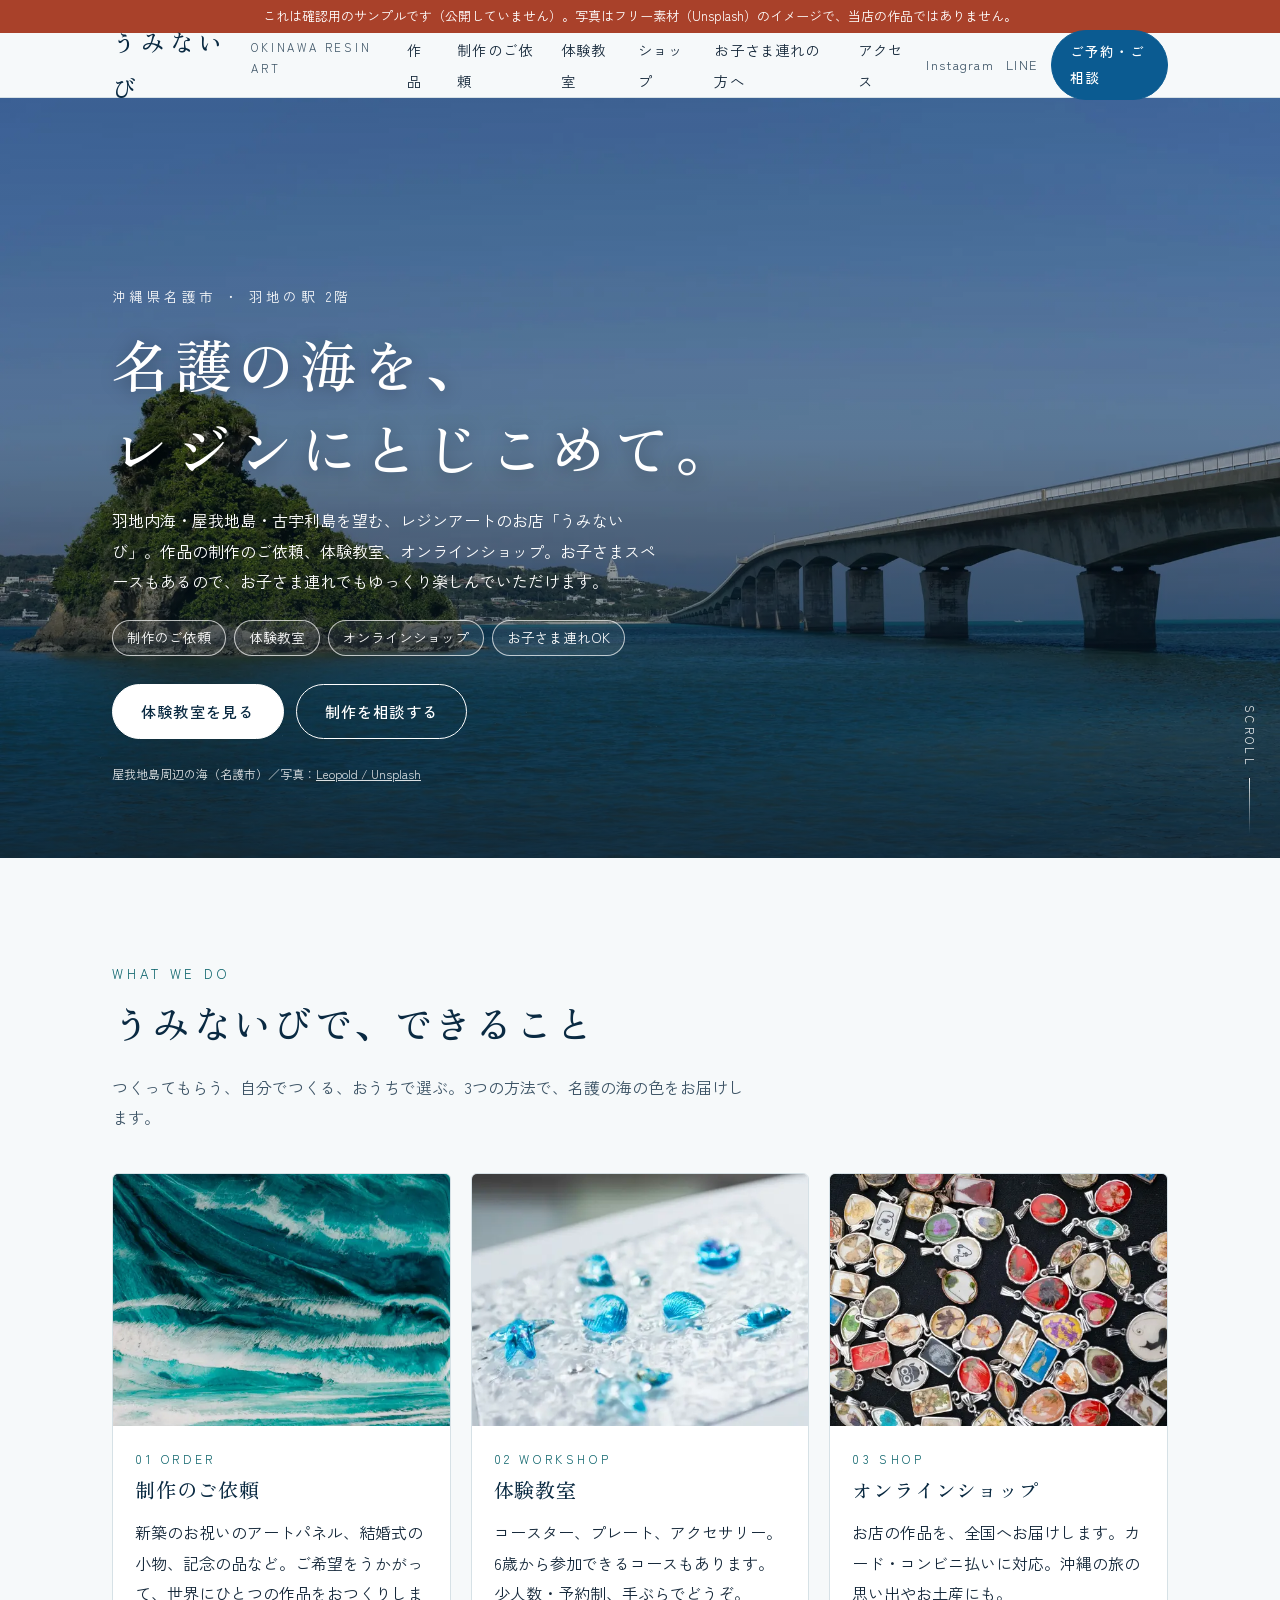
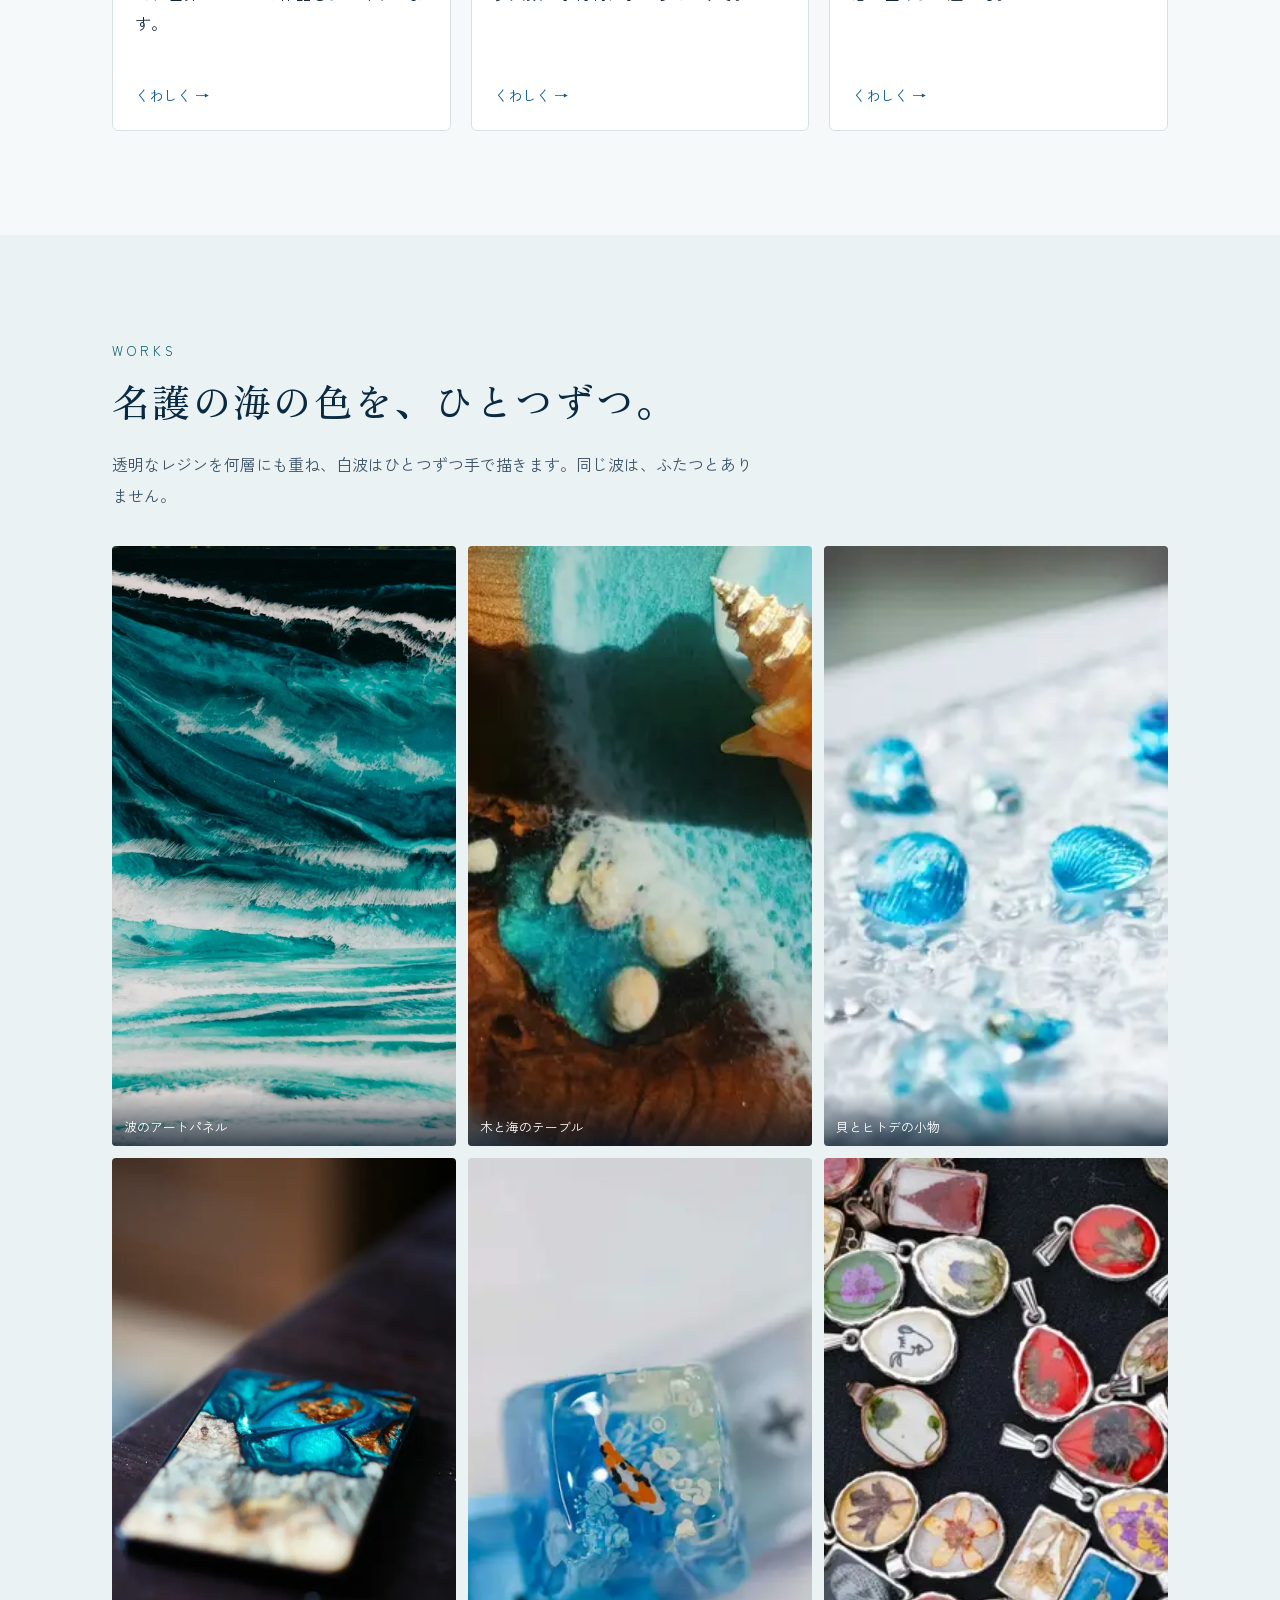
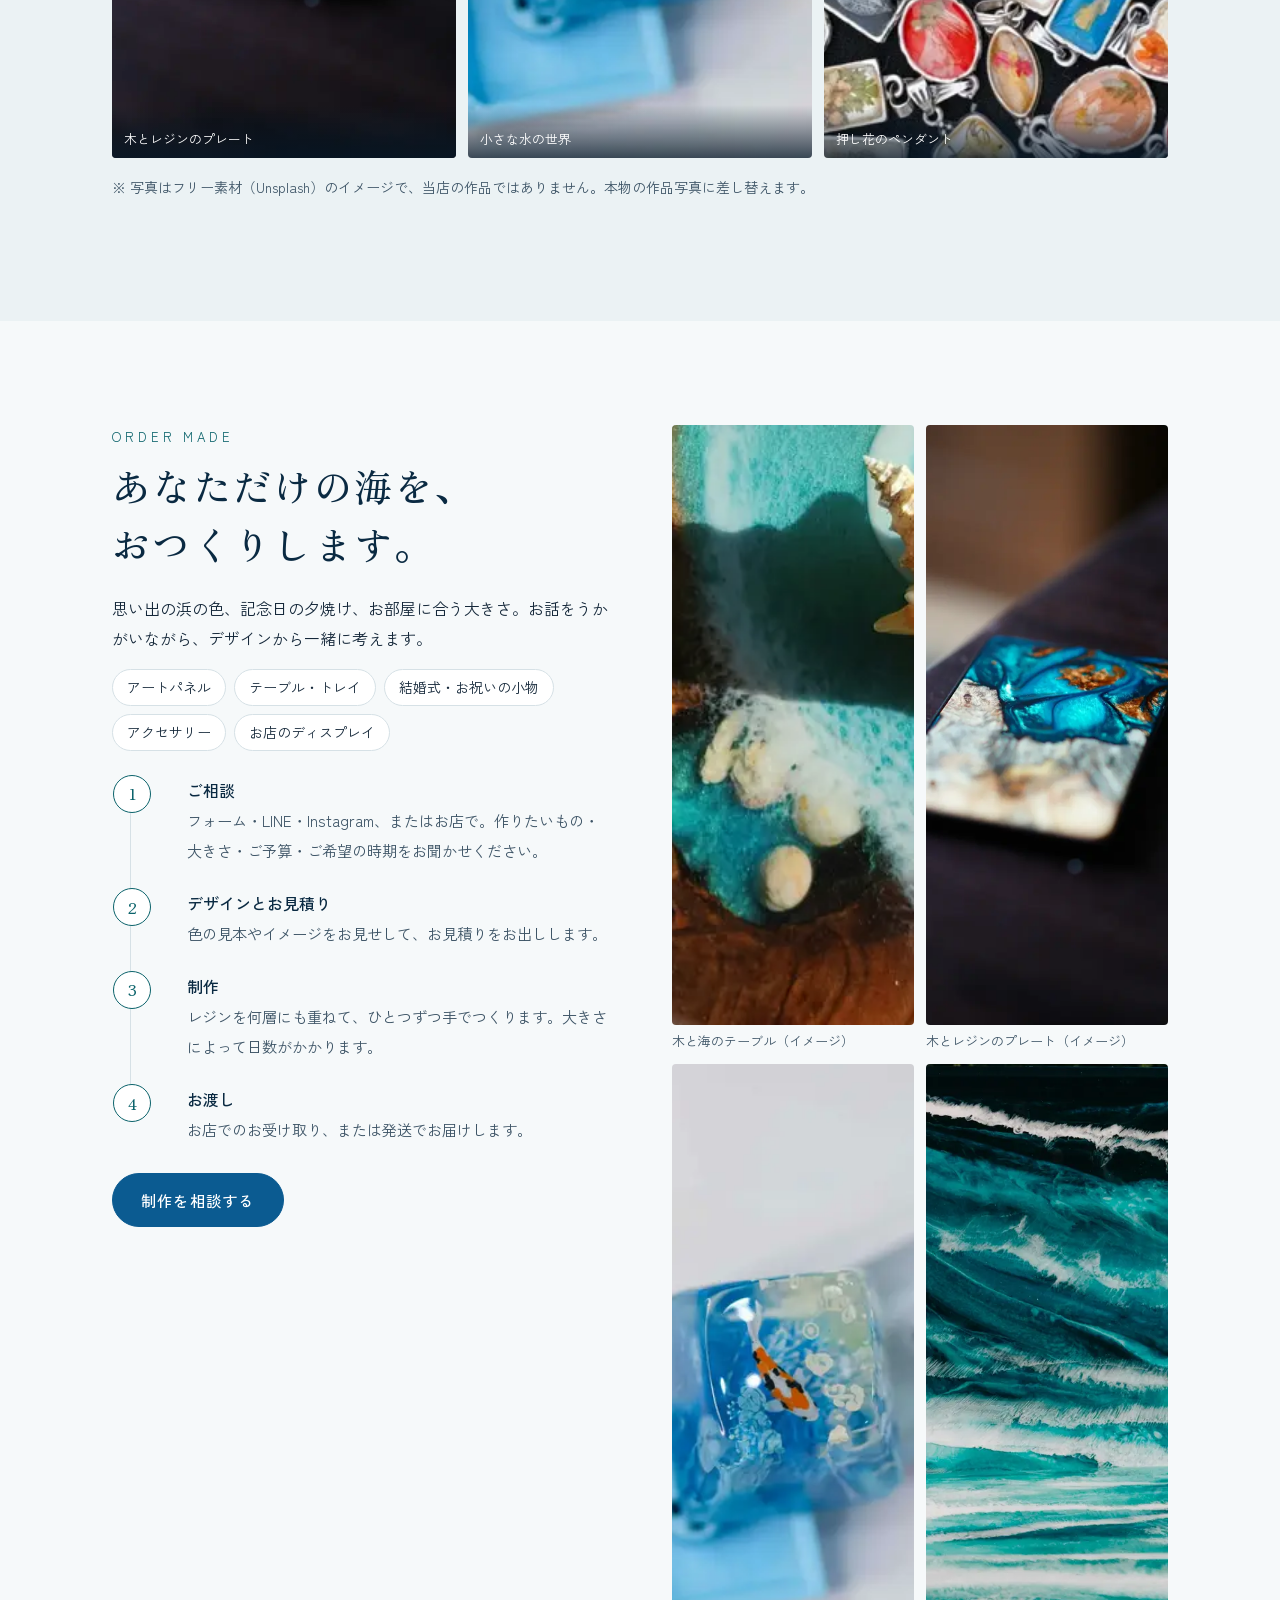
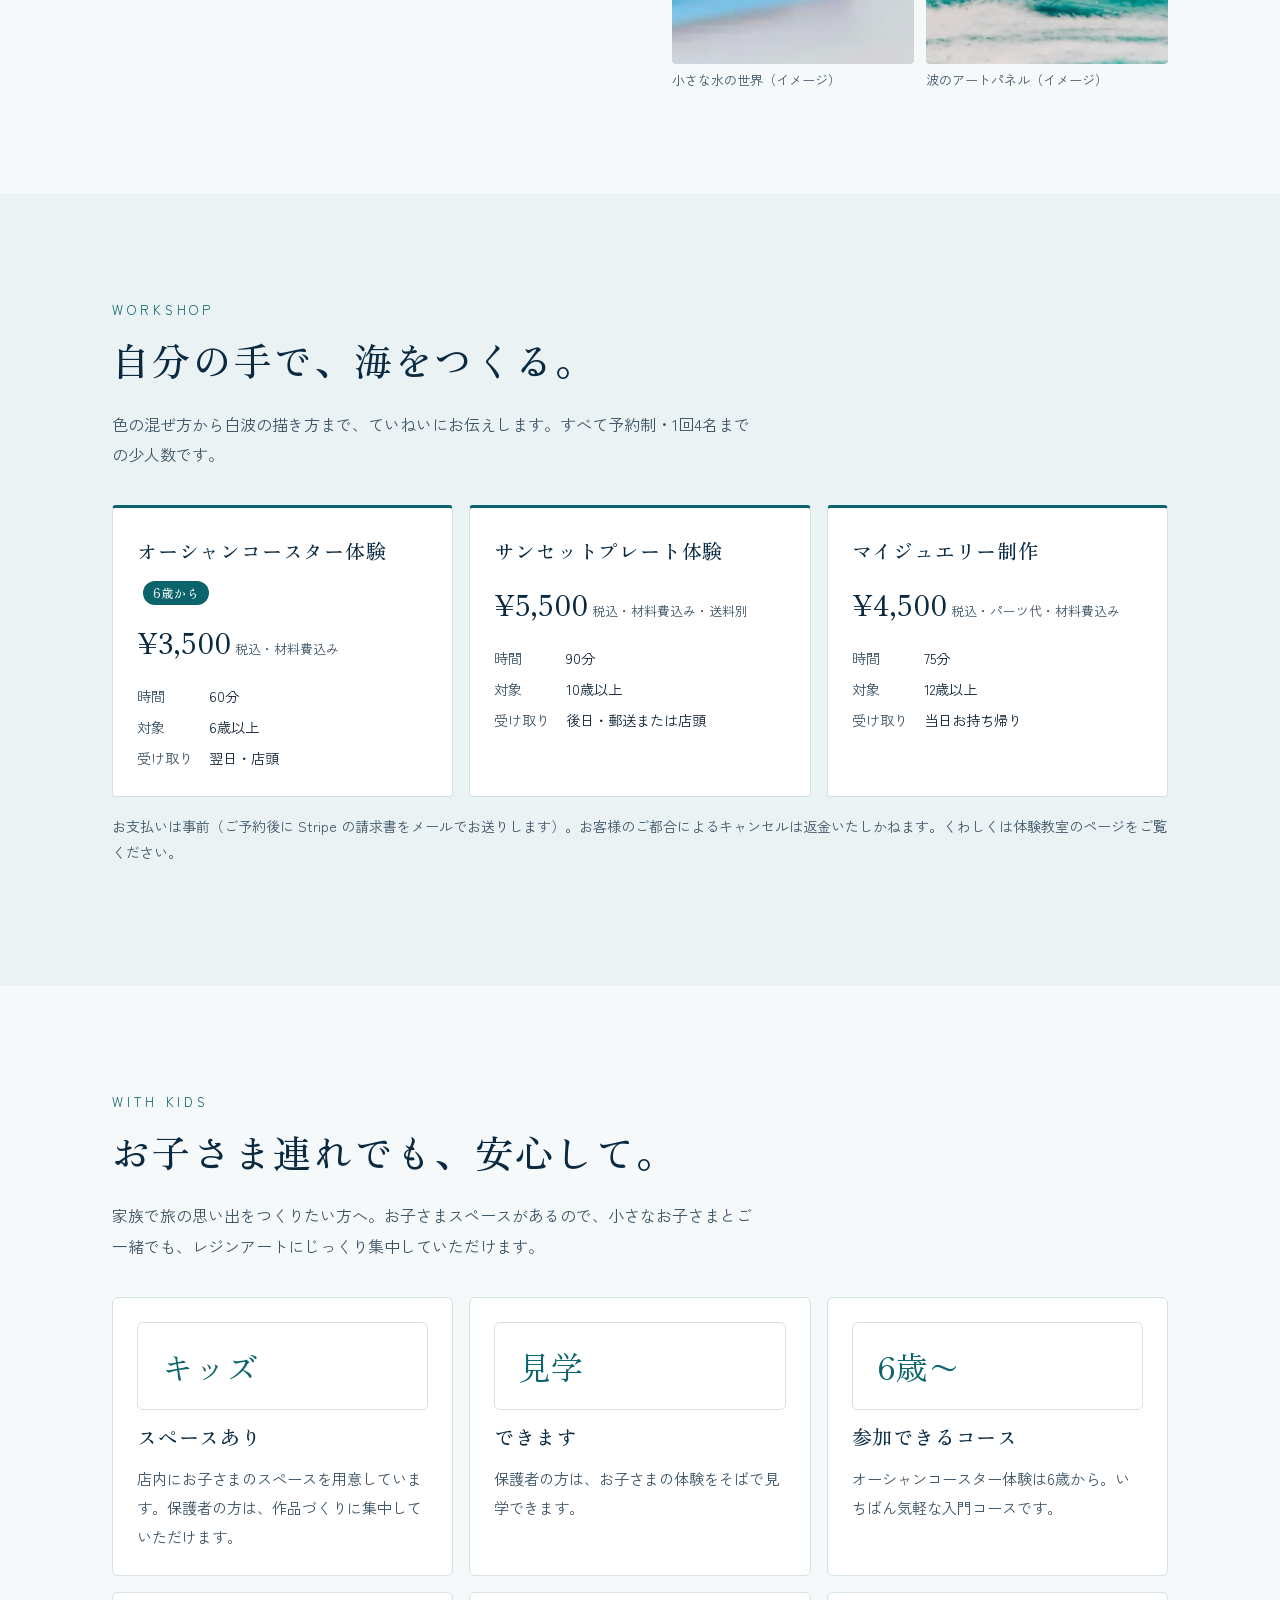
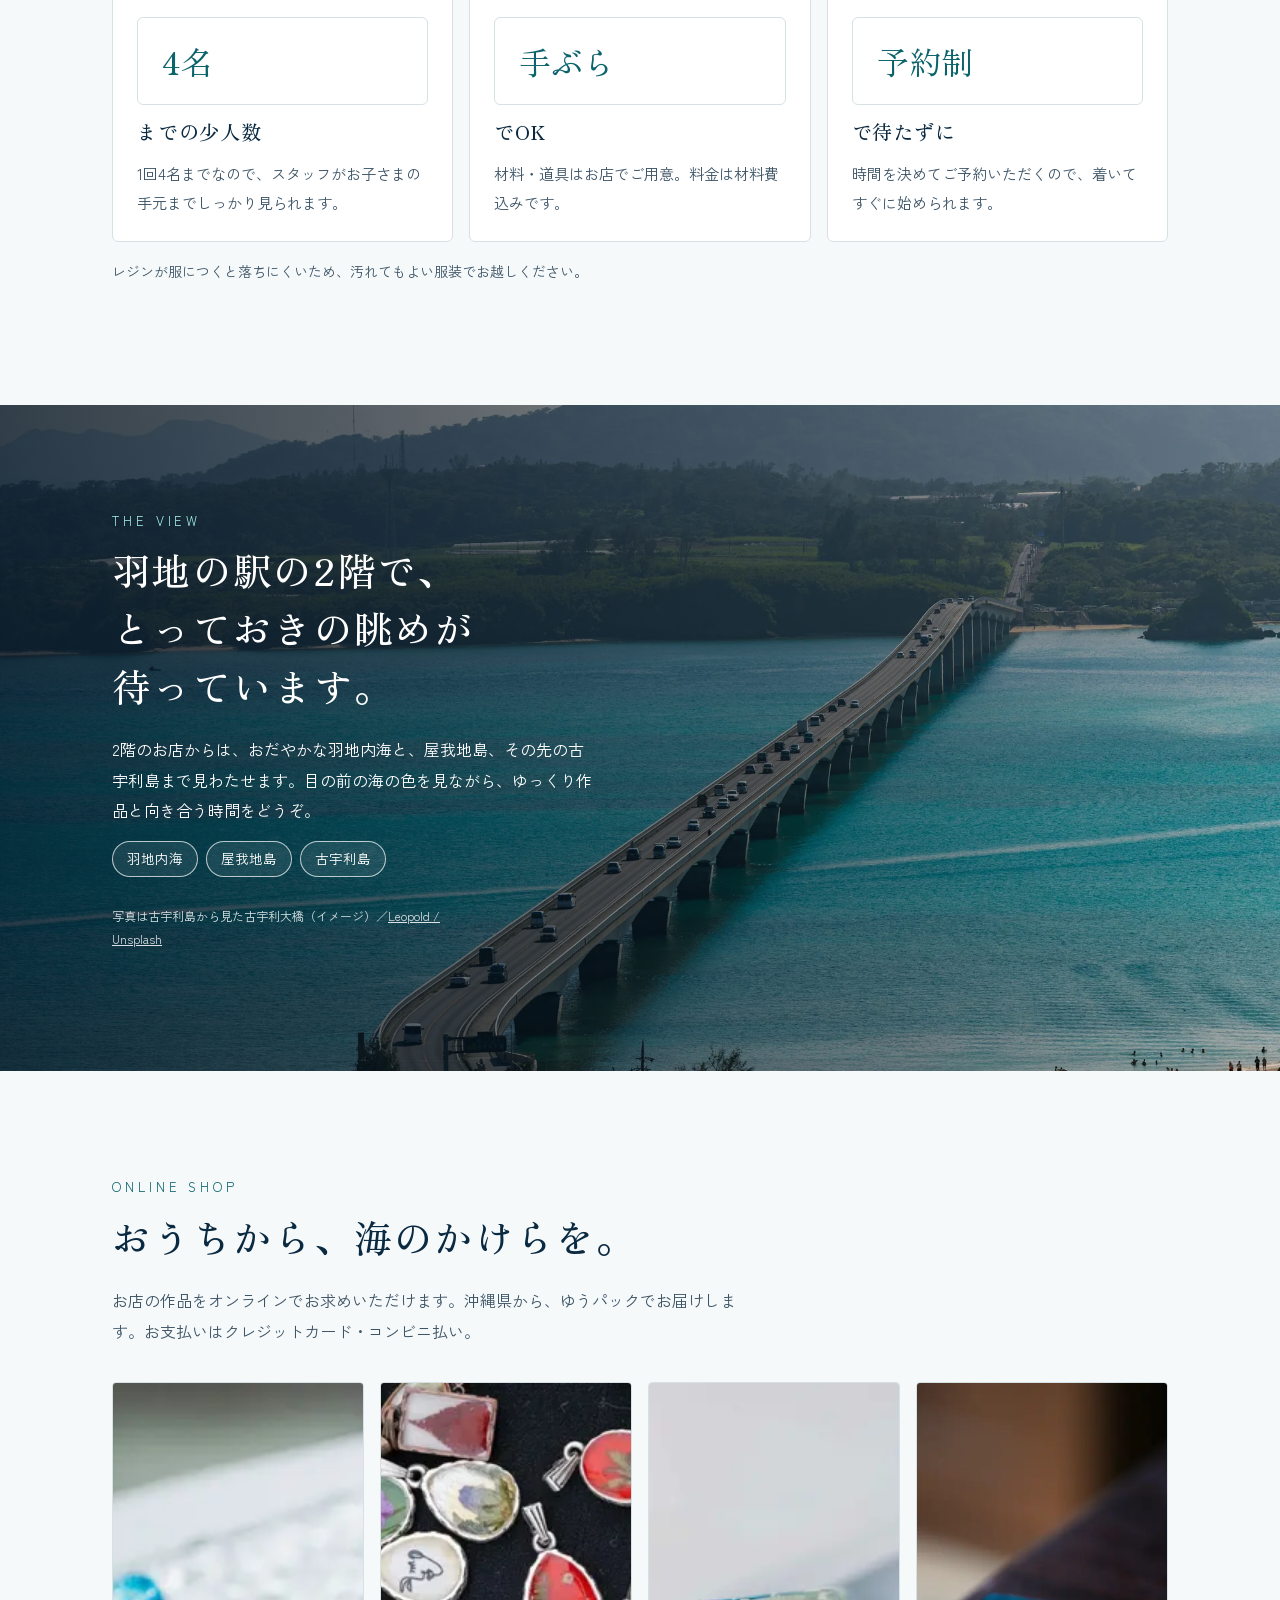
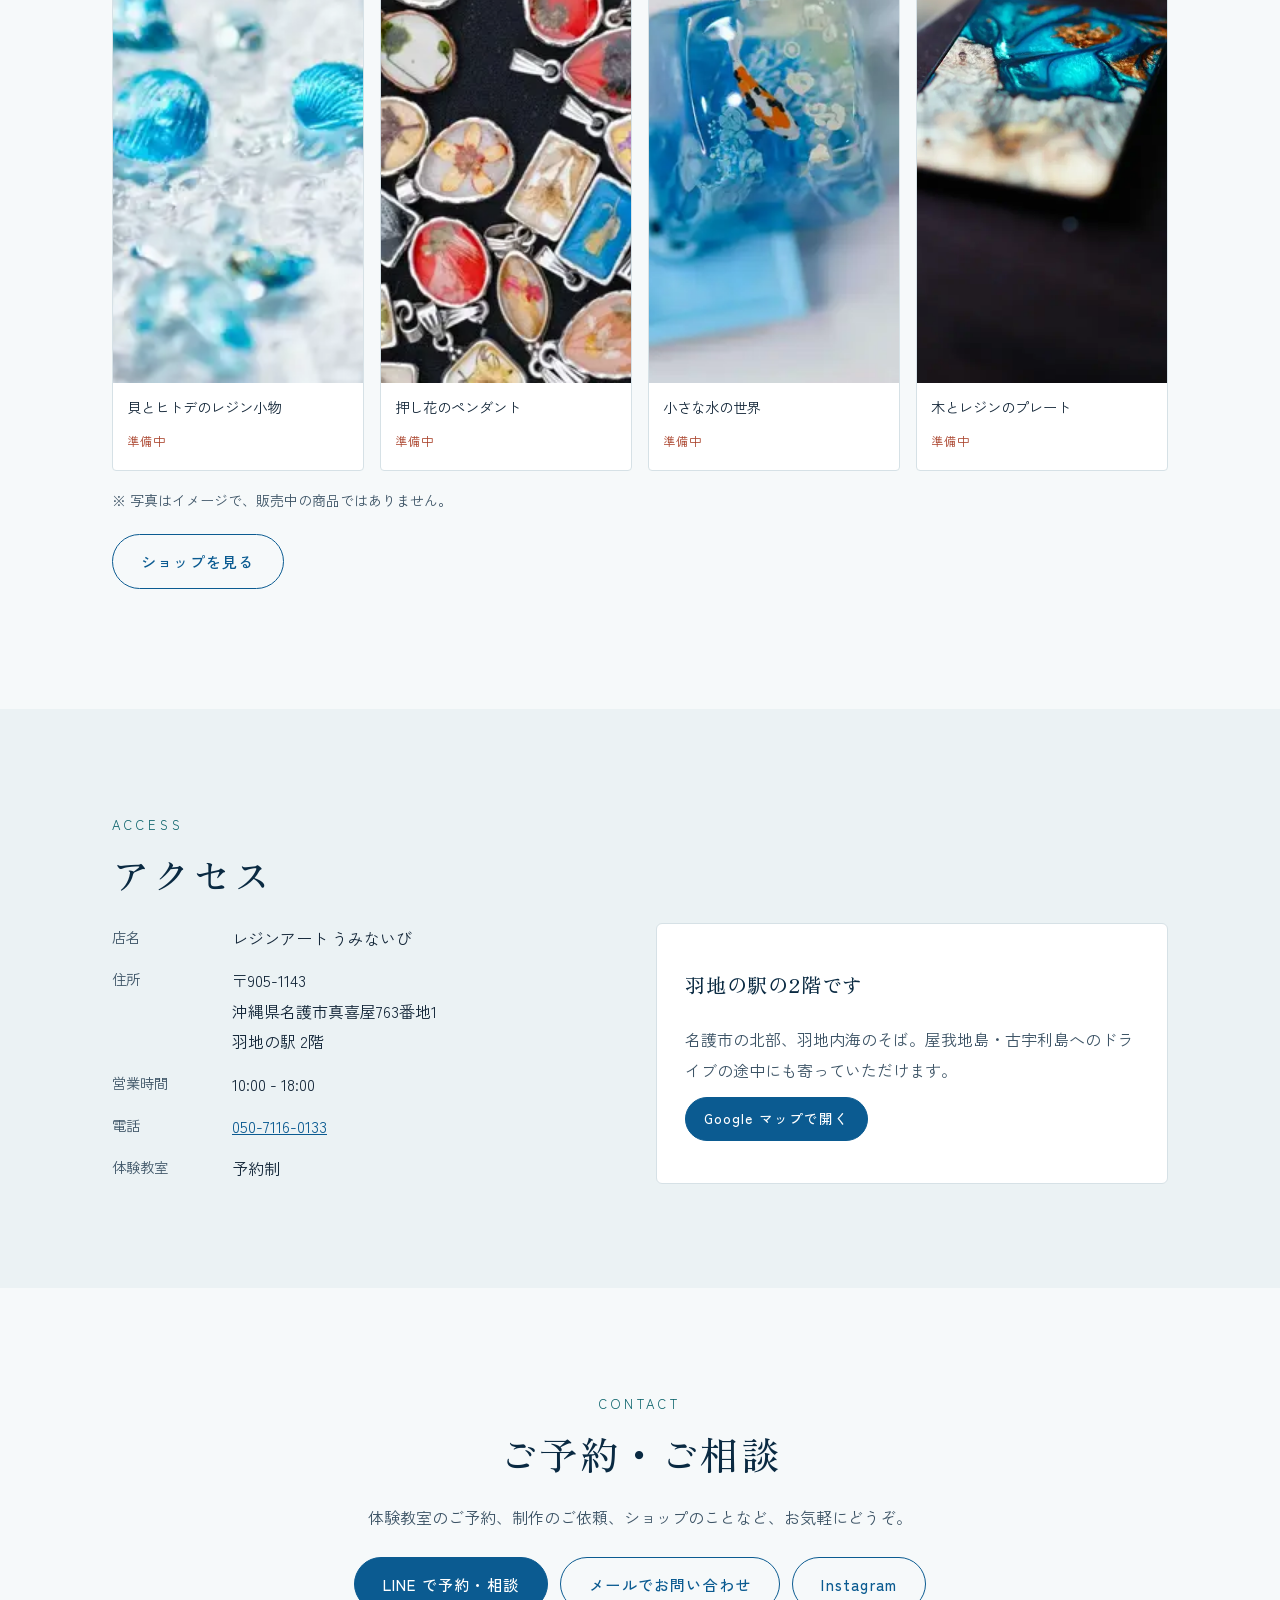
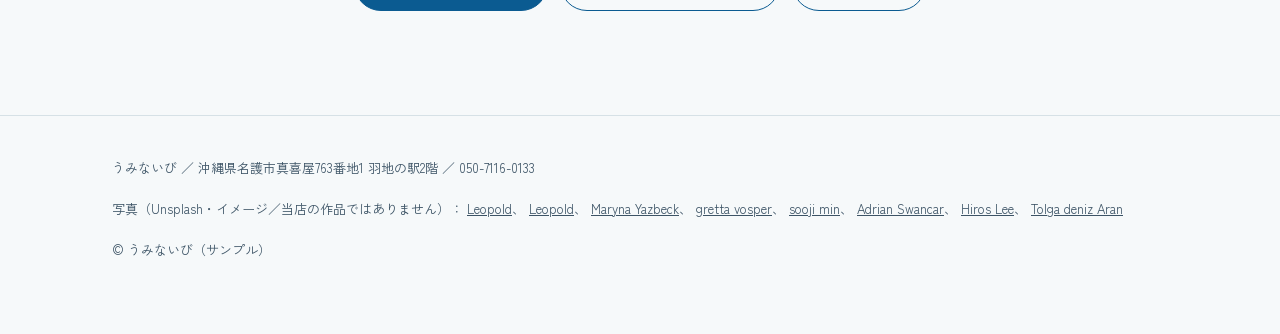
<file: sample/index.html>
<!doctype html>
<html lang="ja">
<head>
<meta charset="utf-8">
<meta name="viewport" content="width=device-width, initial-scale=1">
<meta name="robots" content="noindex, nofollow">
<title>うみないび サンプル</title>
<link rel="preconnect" href="https://fonts.googleapis.com">
<link rel="preconnect" href="https://fonts.gstatic.com" crossorigin>
<link href="https://fonts.googleapis.com/css2?family=Zen+Kaku+Gothic+New:wght@400;500;700&family=Zen+Old+Mincho:wght@500;700&display=swap" rel="stylesheet">
<style>
:root{
  --deep:#0a2a42; --ocean:#0b5b91; --light:#3aa6cf; --emerald:#0b636b; --emerald-bright:#1fb7a3;
  --sand:#f6f9fa; --sand-dark:#ebf2f4; --coral:#a9412a; --ink:#15283a; --muted:#3d5466; --line:#d6e1e6; --card:#ffffff;
  --serif:"Zen Old Mincho","Noto Serif JP",serif; --sans:"Zen Kaku Gothic New","Noto Sans JP",sans-serif;
}
@media (prefers-color-scheme: dark){
  :root:not([data-theme="light"]){
    --deep:#d9ecf7; --ocean:#7cc4ec; --emerald:#6fd8c7; --sand:#0c1a26; --sand-dark:#112434; --coral:#f19a7f;
    --ink:#e6eef3; --muted:#a9bccb; --line:#24394b; --card:#13283a;
  }
}
:root[data-theme="dark"]{
  --deep:#d9ecf7; --ocean:#7cc4ec; --emerald:#6fd8c7; --sand:#0c1a26; --sand-dark:#112434; --coral:#f19a7f;
  --ink:#e6eef3; --muted:#a9bccb; --line:#24394b; --card:#13283a;
}
*{box-sizing:border-box}
html{scroll-behavior:smooth;scroll-padding-top:72px}
body{margin:0;background:var(--sand);color:var(--ink);font-family:var(--sans);font-size:16px;line-height:1.9;-webkit-font-smoothing:antialiased}
img{max-width:100%;display:block}
a{color:var(--ocean)}
.wrap{max-width:1120px;margin:0 auto;padding:0 16px}
@media(min-width:768px){.wrap{padding:0 32px}}
.serif{font-family:var(--serif)}
.eyebrow{font-size:.8125rem;letter-spacing:.3em;color:var(--emerald);text-transform:uppercase;margin:0 0 .5rem}
h2{font-family:var(--serif);font-weight:500;color:var(--deep);font-size:clamp(1.6rem,4.5vw,2.4rem);line-height:1.5;margin:0 0 1.25rem;letter-spacing:.06em}
h3{font-family:var(--serif);font-weight:500;color:var(--deep);font-size:1.25rem;margin:0 0 .5rem;letter-spacing:.04em}
p{margin:0 0 1rem}
.lead{color:var(--muted);max-width:40em}
section{padding:72px 0}
@media(min-width:768px){section{padding:104px 0}}
.band{background:var(--sand-dark)}

/* sample note */
.sample-note{background:var(--coral);color:#fff;font-size:.8125rem;text-align:center;padding:6px 16px;line-height:1.6}
:root[data-theme="dark"] .sample-note{color:#1a0d08}
@media (prefers-color-scheme: dark){:root:not([data-theme="light"]) .sample-note{color:#1a0d08}}

/* header */
header{position:sticky;top:0;z-index:20;background:color-mix(in srgb,var(--sand) 92%,transparent);backdrop-filter:blur(8px);border-bottom:1px solid var(--line)}
.hd{display:flex;align-items:center;justify-content:space-between;height:64px;gap:16px}
.logo{text-decoration:none;color:var(--deep);display:flex;align-items:baseline;gap:10px}
.logo b{font-family:var(--serif);font-weight:500;font-size:1.5rem;letter-spacing:.2em}
.logo small{font-size:.7rem;letter-spacing:.25em;color:var(--muted)}
nav ul{display:none;list-style:none;margin:0;padding:0;gap:24px}
nav a{color:var(--ink);text-decoration:none;font-size:.9rem;letter-spacing:.08em}
nav a:hover{color:var(--ocean)}
@media(min-width:1000px){nav ul{display:flex}}
.btn{display:inline-flex;align-items:center;justify-content:center;gap:8px;min-height:48px;padding:12px 28px;border-radius:999px;background:var(--ocean);color:#fff;text-decoration:none;font-weight:500;letter-spacing:.08em;font-size:.95rem;border:1px solid var(--ocean);transition:transform .15s,background .15s}
:root[data-theme="dark"] .btn{color:#06202f}
@media (prefers-color-scheme: dark){:root:not([data-theme="light"]) .btn{color:#06202f}}
.btn:hover{transform:translateY(-1px)}
.btn.ghost{background:transparent;color:var(--ocean)}
.btn.sm{min-height:40px;padding:8px 18px;font-size:.85rem}
.hd .btn{display:none}
@media(min-width:600px){.hd .btn{display:inline-flex}}
.hd-right{display:flex;align-items:center;gap:14px}
.sns{display:none;gap:12px;font-size:.8rem;letter-spacing:.1em}
.sns a{color:var(--muted);text-decoration:none}
.sns a:hover{color:var(--ocean)}
@media(min-width:1180px){.sns{display:flex}}
.scroll{position:absolute;right:20px;bottom:24px;z-index:1;color:#fff;font-size:.7rem;letter-spacing:.3em;writing-mode:vertical-rl;display:flex;align-items:center;gap:10px;opacity:.9}
.scroll::after{content:"";width:1px;height:56px;background:linear-gradient(#fff,transparent);animation:sc 2s ease-in-out infinite}
@keyframes sc{0%{transform:scaleY(0);transform-origin:top}50%{transform:scaleY(1);transform-origin:top}51%{transform-origin:bottom}100%{transform:scaleY(0);transform-origin:bottom}}
@media(max-width:599px){.scroll{display:none}}
.works{display:grid;grid-template-columns:repeat(2,1fr);gap:8px;margin-top:36px}
@media(min-width:800px){.works{grid-template-columns:repeat(3,1fr);gap:12px}}
.works figure{margin:0;position:relative;overflow:hidden;border-radius:4px}
.works img{aspect-ratio:1;object-fit:cover;width:100%;transition:transform .5s}
.works figure:hover img{transform:scale(1.04)}
.works figcaption{position:absolute;left:0;right:0;bottom:0;padding:24px 12px 10px;color:#fff;font-size:.8rem;line-height:1.5;background:linear-gradient(transparent,rgba(6,24,40,.75))}

/* hero */
.hero{position:relative;min-height:min(88svh,760px);display:flex;align-items:flex-end;color:#fff;overflow:hidden}
.hero img{position:absolute;inset:0;width:100%;height:100%;object-fit:cover}
.hero::after{content:"";position:absolute;inset:0;background:linear-gradient(180deg,rgba(6,24,40,.15) 0%,rgba(6,24,40,.25) 45%,rgba(6,24,40,.78) 100%)}
.hero .wrap{position:relative;z-index:1;padding-bottom:56px;width:100%}
.hero .place{font-size:.85rem;letter-spacing:.25em;margin:0 0 .75rem;opacity:.95}
.hero h1{font-family:var(--serif);font-weight:500;font-size:clamp(2rem,7vw,3.6rem);line-height:1.45;letter-spacing:.08em;margin:0 0 1rem;text-shadow:0 2px 18px rgba(0,0,0,.35)}
.hero p.sub{max-width:34em;font-size:1rem;margin-bottom:1.5rem}
.chips{display:flex;flex-wrap:wrap;gap:8px;margin:0 0 1.75rem;padding:0;list-style:none}
.chips li{border:1px solid rgba(255,255,255,.7);border-radius:999px;padding:4px 14px;font-size:.85rem;background:rgba(255,255,255,.08)}
.hero .btn{background:#fff;color:#0a2a42;border-color:#fff}
.hero .btn.ghost{background:transparent;color:#fff;border-color:#fff}
.hero .row{display:flex;flex-wrap:wrap;gap:12px}
.credit{font-size:.75rem;opacity:.85;margin-top:1.5rem}
.credit a{color:inherit}

/* services */
.svc{display:grid;gap:20px;margin-top:40px}
@media(min-width:800px){.svc{grid-template-columns:repeat(3,1fr)}}
.svc a.card{display:flex;flex-direction:column;text-decoration:none;color:inherit;background:var(--card);border:1px solid var(--line);border-radius:6px;overflow:hidden;transition:transform .2s,box-shadow .2s}
.svc a.card:hover{transform:translateY(-3px);box-shadow:0 14px 30px -18px rgba(10,42,66,.45)}
.svc .ph{aspect-ratio:4/3;overflow:hidden}
.svc .ph img{width:100%;height:100%;object-fit:cover}
.svc .bd{padding:22px 22px 26px}
.svc .num{font-size:.75rem;letter-spacing:.3em;color:var(--emerald)}
.svc .more{margin-top:auto;padding:0 22px 22px;color:var(--ocean);font-size:.9rem}

/* order */
.split{display:grid;gap:40px;align-items:start}
@media(min-width:900px){.split{grid-template-columns:1fr 1fr;gap:64px}}
.examples{display:grid;grid-template-columns:1fr 1fr;gap:12px}
.examples figure{margin:0}
.examples img{aspect-ratio:1;object-fit:cover;width:100%;border-radius:4px}
.examples figcaption{font-size:.8125rem;color:var(--muted);margin-top:6px;line-height:1.6}
ol.flow{list-style:none;padding:0;margin:24px 0 0;counter-reset:f}
ol.flow li{counter-increment:f;position:relative;padding:0 0 22px 56px;border-left:1px solid var(--line);margin-left:18px}
ol.flow li:last-child{border-left-color:transparent;padding-bottom:0}
ol.flow li::before{content:counter(f);position:absolute;left:-18px;top:0;width:36px;height:36px;border-radius:50%;background:var(--card);border:1px solid var(--emerald);color:var(--emerald);display:grid;place-items:center;font-family:var(--serif)}
ol.flow b{display:block;color:var(--deep);font-weight:500}
ol.flow span{color:var(--muted);font-size:.95rem}
.uses{display:flex;flex-wrap:wrap;gap:8px;list-style:none;padding:0;margin:0 0 1.5rem}
.uses li{background:var(--card);border:1px solid var(--line);border-radius:999px;padding:4px 14px;font-size:.875rem}

/* courses */
.courses{display:grid;gap:16px;margin-top:36px}
@media(min-width:800px){.courses{grid-template-columns:repeat(3,1fr)}}
.course{background:var(--card);border:1px solid var(--line);border-top:3px solid var(--emerald);border-radius:4px;padding:24px}
.course .price{font-family:var(--serif);font-size:1.75rem;color:var(--deep);margin:.25rem 0 .75rem}
.course .price small{font-family:var(--sans);font-size:.8rem;color:var(--muted);margin-left:4px}
.course dl{display:grid;grid-template-columns:auto 1fr;gap:4px 16px;margin:0;font-size:.9rem}
.course dt{color:var(--muted)}
.course dd{margin:0}
.kid{display:inline-block;background:var(--emerald);color:#fff;font-size:.75rem;padding:1px 10px;border-radius:999px;margin-left:6px;vertical-align:middle;letter-spacing:.05em}
:root[data-theme="dark"] .kid{color:#05201d}
@media (prefers-color-scheme: dark){:root:not([data-theme="light"]) .kid{color:#05201d}}
.note{font-size:.875rem;color:var(--muted);margin-top:16px}

/* shop */
.shop{display:grid;grid-template-columns:repeat(2,1fr);gap:16px;margin-top:36px}
@media(min-width:800px){.shop{grid-template-columns:repeat(4,1fr)}}
.item{background:var(--card);border:1px solid var(--line);border-radius:4px;overflow:hidden}
.item img{aspect-ratio:1;object-fit:cover;width:100%}
.item .bd{padding:12px 14px 16px}
.item .t{font-size:.9rem;line-height:1.6;margin:0 0 6px}
.item .s{font-size:.75rem;color:var(--coral);letter-spacing:.08em}

/* kids */
.kids{display:grid;gap:16px;margin-top:36px}
@media(min-width:700px){.kids{grid-template-columns:repeat(2,1fr)}}
@media(min-width:1000px){.kids{grid-template-columns:repeat(3,1fr)}}
.kids div{background:var(--card);border:1px solid var(--line);border-radius:6px;padding:24px}
.kids .k{font-family:var(--serif);font-size:2rem;color:var(--emerald);line-height:1.2;margin-bottom:8px}
.kids p{font-size:.95rem;color:var(--muted);margin:0}

/* view */
.view{position:relative;color:#fff;min-height:560px;display:flex;align-items:center;overflow:hidden}
.view img{position:absolute;inset:0;width:100%;height:100%;object-fit:cover}
.view::after{content:"";position:absolute;inset:0;background:linear-gradient(90deg,rgba(6,24,40,.78) 0%,rgba(6,24,40,.35) 70%,rgba(6,24,40,.1) 100%)}
.view .wrap{position:relative;z-index:1;width:100%}
.view h2{color:#fff}
.view .eyebrow{color:#9ff0e2}
.view p{max-width:30em}

/* access */
.access{display:grid;gap:32px}
@media(min-width:900px){.access{grid-template-columns:1fr 1fr}}
.access dl{display:grid;grid-template-columns:6.5em 1fr;gap:12px 16px;margin:0}
.access dt{color:var(--muted);font-size:.9rem}
.access dd{margin:0}
.mapbox{background:var(--card);border:1px solid var(--line);border-radius:6px;padding:28px;display:flex;flex-direction:column;gap:12px;justify-content:center}

/* contact */
.cta{text-align:center}
.cta .row{display:flex;flex-wrap:wrap;gap:12px;justify-content:center;margin-top:24px}

footer{border-top:1px solid var(--line);padding:40px 0 56px;font-size:.8125rem;color:var(--muted)}
footer a{color:var(--muted)}
.mobile-cta{position:fixed;left:0;right:0;bottom:0;z-index:30;display:flex;gap:8px;padding:10px 16px calc(10px + env(safe-area-inset-bottom));background:color-mix(in srgb,var(--sand) 95%,transparent);border-top:1px solid var(--line)}
.mobile-cta .btn{flex:1;min-height:44px;padding:8px 10px;font-size:.85rem}
@media(min-width:800px){.mobile-cta{display:none}}
@media(max-width:799px){footer{padding-bottom:110px}}
:focus-visible{outline:3px solid var(--light);outline-offset:2px}
@media (prefers-reduced-motion: reduce){*{transition:none!important;scroll-behavior:auto!important}}
</style>
</head>
<body>
<div class="sample-note">これは確認用のサンプルです（公開していません）。写真はフリー素材（Unsplash）のイメージで、当店の作品ではありません。</div>

<header>
  <div class="wrap hd">
    <a class="logo" href="#top"><b>うみないび</b><small>OKINAWA RESIN ART</small></a>
    <nav aria-label="メニュー"><ul>
      <li><a href="#works">作品</a></li>
      <li><a href="#order">制作のご依頼</a></li>
      <li><a href="#workshop">体験教室</a></li>
      <li><a href="#shop">ショップ</a></li>
      <li><a href="#kids">お子さま連れの方へ</a></li>
      <li><a href="#access">アクセス</a></li>
    </ul></nav>
    <div class="hd-right">
      <div class="sns"><a href="https://www.instagram.com/uminaibi2026/" target="_blank" rel="noopener noreferrer">Instagram</a><a href="https://line.me/R/ti/p/@726qtybt" target="_blank" rel="noopener noreferrer">LINE</a></div>
      <a class="btn sm" href="#contact">ご予約・ご相談</a>
    </div>
  </div>
</header>

<main id="top">
  <!-- Hero -->
  <div class="hero">
    <img src="../site/images/photos/yagaji-2000.webp" alt="青く透き通った海にかかる長い橋と、緑におおわれた小さな岩の島" width="2000" height="1333">
    <div class="wrap">
      <p class="place">沖縄県名護市 ・ 羽地の駅 2階</p>
      <h1>名護の海を、<br>レジンにとじこめて。</h1>
      <p class="sub">羽地内海・屋我地島・古宇利島を望む、レジンアートのお店「うみないび」。作品の制作のご依頼、体験教室、オンラインショップ。お子さまスペースもあるので、お子さま連れでもゆっくり楽しんでいただけます。</p>
      <ul class="chips" aria-label="できること">
        <li>制作のご依頼</li><li>体験教室</li><li>オンラインショップ</li><li>お子さま連れOK</li>
      </ul>
      <div class="row">
        <a class="btn" href="#workshop">体験教室を見る</a>
        <a class="btn ghost" href="#order">制作を相談する</a>
      </div>
      <p class="credit">屋我地島周辺の海（名護市）／写真：<a href="https://unsplash.com/photos/JNhMWmPNcEk" target="_blank" rel="noopener noreferrer">Leopold / Unsplash</a></p>
    </div>
    <span class="scroll" aria-hidden="true">SCROLL</span>
  </div>

  <!-- 3 services -->
  <section>
    <div class="wrap">
      <p class="eyebrow">What we do</p>
      <h2>うみないびで、できること</h2>
      <p class="lead">つくってもらう、自分でつくる、おうちで選ぶ。3つの方法で、名護の海の色をお届けします。</p>
      <div class="svc">
        <a class="card" href="#order">
          <div class="ph"><img src="../site/images/gallery/ocean-wave-panel-600.webp" alt="青緑の海に白い波が何本も重なる、レジンアートのパネルの写真" loading="lazy" width="600" height="450"></div>
          <div class="bd"><div class="num">01 ORDER</div><h3>制作のご依頼</h3><p>新築のお祝いのアートパネル、結婚式の小物、記念の品など。ご希望をうかがって、世界にひとつの作品をおつくりします。</p></div>
          <span class="more">くわしく →</span>
        </a>
        <a class="card" href="#workshop">
          <div class="ph"><img src="../site/images/gallery/seashell-resin-600.webp" alt="青く透き通った貝殻やヒトデの形のレジン小物が並ぶ写真" loading="lazy" width="600" height="450"></div>
          <div class="bd"><div class="num">02 WORKSHOP</div><h3>体験教室</h3><p>コースター、プレート、アクセサリー。6歳から参加できるコースもあります。少人数・予約制、手ぶらでどうぞ。</p></div>
          <span class="more">くわしく →</span>
        </a>
        <a class="card" href="#shop">
          <div class="ph"><img src="../site/images/gallery/flower-pendants-600.webp" alt="押し花や絵をレジンで閉じ込めたペンダントがたくさん並ぶ写真" loading="lazy" width="600" height="450"></div>
          <div class="bd"><div class="num">03 SHOP</div><h3>オンラインショップ</h3><p>お店の作品を、全国へお届けします。カード・コンビニ払いに対応。沖縄の旅の思い出やお土産にも。</p></div>
          <span class="more">くわしく →</span>
        </a>
      </div>
    </div>
  </section>

  <!-- Works -->
  <section id="works" class="band">
    <div class="wrap">
      <p class="eyebrow">Works</p>
      <h2>名護の海の色を、ひとつずつ。</h2>
      <p class="lead">透明なレジンを何層にも重ね、白波はひとつずつ手で描きます。同じ波は、ふたつとありません。</p>
      <div class="works">
        <figure><img src="../site/images/gallery/ocean-wave-panel-600.webp" alt="青緑の海に白い波が何本も重なる、レジンアートのパネルの写真" loading="lazy" width="600" height="600"><figcaption>波のアートパネル</figcaption></figure>
        <figure><img src="../site/images/gallery/wood-ocean-table-600.webp" alt="木目の板に青い海と白い波を流し込み、巻き貝を置いたレジンアートの写真" loading="lazy" width="600" height="600"><figcaption>木と海のテーブル</figcaption></figure>
        <figure><img src="../site/images/gallery/seashell-resin-600.webp" alt="青く透き通った貝殻やヒトデの形のレジン小物が並ぶ写真" loading="lazy" width="600" height="600"><figcaption>貝とヒトデの小物</figcaption></figure>
        <figure><img src="../site/images/gallery/wood-resin-piece-600.webp" alt="木と青いレジンを組み合わせた小さな板の写真" loading="lazy" width="600" height="600"><figcaption>木とレジンのプレート</figcaption></figure>
        <figure><img src="../site/images/gallery/koi-resin-cube-600.webp" alt="水色のレジンの中に小さな魚と泡を閉じ込めた、四角い作品の写真" loading="lazy" width="600" height="600"><figcaption>小さな水の世界</figcaption></figure>
        <figure><img src="../site/images/gallery/flower-pendants-600.webp" alt="押し花や絵をレジンで閉じ込めたペンダントがたくさん並ぶ写真" loading="lazy" width="600" height="600"><figcaption>押し花のペンダント</figcaption></figure>
      </div>
      <p class="note">※ 写真はフリー素材（Unsplash）のイメージで、当店の作品ではありません。本物の作品写真に差し替えます。</p>
    </div>
  </section>

  <!-- Order -->
  <section id="order">
    <div class="wrap split">
      <div>
        <p class="eyebrow">Order made</p>
        <h2>あなただけの海を、<br>おつくりします。</h2>
        <p>思い出の浜の色、記念日の夕焼け、お部屋に合う大きさ。お話をうかがいながら、デザインから一緒に考えます。</p>
        <ul class="uses" aria-label="ご依頼の例">
          <li>アートパネル</li><li>テーブル・トレイ</li><li>結婚式・お祝いの小物</li><li>アクセサリー</li><li>お店のディスプレイ</li>
        </ul>
        <ol class="flow">
          <li><b>ご相談</b><span>フォーム・LINE・Instagram、またはお店で。作りたいもの・大きさ・ご予算・ご希望の時期をお聞かせください。</span></li>
          <li><b>デザインとお見積り</b><span>色の見本やイメージをお見せして、お見積りをお出しします。</span></li>
          <li><b>制作</b><span>レジンを何層にも重ねて、ひとつずつ手でつくります。大きさによって日数がかかります。</span></li>
          <li><b>お渡し</b><span>お店でのお受け取り、または発送でお届けします。</span></li>
        </ol>
        <p style="margin-top:28px"><a class="btn" href="#contact">制作を相談する</a></p>
      </div>
      <div class="examples">
        <figure><img src="../site/images/gallery/wood-ocean-table-600.webp" alt="木目の板に青い海と白い波を流し込み、巻き貝を置いたレジンアートの写真" loading="lazy" width="600" height="600"><figcaption>木と海のテーブル（イメージ）</figcaption></figure>
        <figure><img src="../site/images/gallery/wood-resin-piece-600.webp" alt="木と青いレジンを組み合わせた小さな板の写真" loading="lazy" width="600" height="600"><figcaption>木とレジンのプレート（イメージ）</figcaption></figure>
        <figure><img src="../site/images/gallery/koi-resin-cube-600.webp" alt="水色のレジンの中に小さな魚と泡を閉じ込めた、四角い作品の写真" loading="lazy" width="600" height="600"><figcaption>小さな水の世界（イメージ）</figcaption></figure>
        <figure><img src="../site/images/gallery/ocean-wave-panel-600.webp" alt="青緑の海に白い波が重なるアートパネルの写真" loading="lazy" width="600" height="600"><figcaption>波のアートパネル（イメージ）</figcaption></figure>
      </div>
    </div>
  </section>

  <!-- Workshop -->
  <section id="workshop" class="band">
    <div class="wrap">
      <p class="eyebrow">Workshop</p>
      <h2>自分の手で、海をつくる。</h2>
      <p class="lead">色の混ぜ方から白波の描き方まで、ていねいにお伝えします。すべて予約制・1回4名までの少人数です。</p>
      <div class="courses">
        <div class="course">
          <h3>オーシャンコースター体験<span class="kid">6歳から</span></h3>
          <div class="price">¥3,500<small>税込・材料費込み</small></div>
          <dl><dt>時間</dt><dd>60分</dd><dt>対象</dt><dd>6歳以上</dd><dt>受け取り</dt><dd>翌日・店頭</dd></dl>
        </div>
        <div class="course">
          <h3>サンセットプレート体験</h3>
          <div class="price">¥5,500<small>税込・材料費込み・送料別</small></div>
          <dl><dt>時間</dt><dd>90分</dd><dt>対象</dt><dd>10歳以上</dd><dt>受け取り</dt><dd>後日・郵送または店頭</dd></dl>
        </div>
        <div class="course">
          <h3>マイジュエリー制作</h3>
          <div class="price">¥4,500<small>税込・パーツ代・材料費込み</small></div>
          <dl><dt>時間</dt><dd>75分</dd><dt>対象</dt><dd>12歳以上</dd><dt>受け取り</dt><dd>当日お持ち帰り</dd></dl>
        </div>
      </div>
      <p class="note">お支払いは事前（ご予約後に Stripe の請求書をメールでお送りします）。お客様のご都合によるキャンセルは返金いたしかねます。くわしくは体験教室のページをご覧ください。</p>
    </div>
  </section>

  <!-- Kids -->
  <section id="kids">
    <div class="wrap">
      <p class="eyebrow">With kids</p>
      <h2>お子さま連れでも、安心して。</h2>
      <p class="lead">家族で旅の思い出をつくりたい方へ。お子さまスペースがあるので、小さなお子さまとご一緒でも、レジンアートにじっくり集中していただけます。</p>
      <div class="kids">
        <div><div class="k">キッズ</div><h3>スペースあり</h3><p>店内にお子さまのスペースを用意しています。保護者の方は、作品づくりに集中していただけます。</p></div>
        <div><div class="k">見学</div><h3>できます</h3><p>保護者の方は、お子さまの体験をそばで見学できます。</p></div>
        <div><div class="k">6歳〜</div><h3>参加できるコース</h3><p>オーシャンコースター体験は6歳から。いちばん気軽な入門コースです。</p></div>
        <div><div class="k">4名</div><h3>までの少人数</h3><p>1回4名までなので、スタッフがお子さまの手元までしっかり見られます。</p></div>
        <div><div class="k">手ぶら</div><h3>でOK</h3><p>材料・道具はお店でご用意。料金は材料費込みです。</p></div>
        <div><div class="k">予約制</div><h3>で待たずに</h3><p>時間を決めてご予約いただくので、着いてすぐに始められます。</p></div>
      </div>
      <p class="note">レジンが服につくと落ちにくいため、汚れてもよい服装でお越しください。</p>
    </div>
  </section>

  <!-- View -->
  <section class="view" aria-labelledby="view-h">
    <img src="../site/images/photos/kouri-2000.webp" alt="古宇利大橋と、エメラルドグリーンから深い青へ変わる海" loading="lazy" width="2000" height="1333">
    <div class="wrap">
      <p class="eyebrow">The view</p>
      <h2 id="view-h">羽地の駅の2階で、<br>とっておきの眺めが<br>待っています。</h2>
      <p>2階のお店からは、おだやかな羽地内海と、屋我地島、その先の古宇利島まで見わたせます。目の前の海の色を見ながら、ゆっくり作品と向き合う時間をどうぞ。</p>
      <ul class="chips" aria-label="見える景色"><li>羽地内海</li><li>屋我地島</li><li>古宇利島</li></ul>
      <p class="credit">写真は古宇利島から見た古宇利大橋（イメージ）／<a href="https://unsplash.com/photos/1xzotTtPWsc" target="_blank" rel="noopener noreferrer">Leopold / Unsplash</a></p>
    </div>
  </section>

  <!-- Shop -->
  <section id="shop">
    <div class="wrap">
      <p class="eyebrow">Online shop</p>
      <h2>おうちから、海のかけらを。</h2>
      <p class="lead">お店の作品をオンラインでお求めいただけます。沖縄県から、ゆうパックでお届けします。お支払いはクレジットカード・コンビニ払い。</p>
      <div class="shop">
        <div class="item"><img src="../site/images/gallery/seashell-resin-600.webp" alt="貝とヒトデのレジン小物" loading="lazy" width="600" height="600"><div class="bd"><p class="t">貝とヒトデのレジン小物</p><span class="s">準備中</span></div></div>
        <div class="item"><img src="../site/images/gallery/flower-pendants-600.webp" alt="押し花のレジンペンダント" loading="lazy" width="600" height="600"><div class="bd"><p class="t">押し花のペンダント</p><span class="s">準備中</span></div></div>
        <div class="item"><img src="../site/images/gallery/koi-resin-cube-600.webp" alt="小さな魚を閉じ込めたレジンキューブ" loading="lazy" width="600" height="600"><div class="bd"><p class="t">小さな水の世界</p><span class="s">準備中</span></div></div>
        <div class="item"><img src="../site/images/gallery/wood-resin-piece-600.webp" alt="木とレジンのプレート" loading="lazy" width="600" height="600"><div class="bd"><p class="t">木とレジンのプレート</p><span class="s">準備中</span></div></div>
      </div>
      <p class="note">※ 写真はイメージで、販売中の商品ではありません。</p>
      <p style="margin-top:20px"><a class="btn ghost" href="#shop">ショップを見る</a></p>
    </div>
  </section>

  <!-- Access -->
  <section id="access" class="band">
    <div class="wrap">
      <p class="eyebrow">Access</p>
      <h2>アクセス</h2>
      <div class="access">
        <dl>
          <dt>店名</dt><dd>レジンアート うみないび</dd>
          <dt>住所</dt><dd>〒905-1143<br>沖縄県名護市真喜屋763番地1<br>羽地の駅 2階</dd>
          <dt>営業時間</dt><dd>10:00 - 18:00</dd>
          <dt>電話</dt><dd><a href="tel:050-7116-0133">050-7116-0133</a></dd>
          <dt>体験教室</dt><dd>予約制</dd>
        </dl>
        <div class="mapbox">
          <h3>羽地の駅の2階です</h3>
          <p style="margin:0;color:var(--muted)">名護市の北部、羽地内海のそば。屋我地島・古宇利島へのドライブの途中にも寄っていただけます。</p>
          <p style="margin:0"><a class="btn sm" href="https://www.google.com/maps/search/?api=1&query=%E7%BE%BD%E5%9C%B0%E3%81%AE%E9%A7%85+%E6%B2%96%E7%B8%84%E7%9C%8C%E5%90%8D%E8%AD%B7%E5%B8%82%E7%9C%9F%E5%96%9C%E5%B1%8B763-1" target="_blank" rel="noopener noreferrer">Google マップで開く</a></p>
        </div>
      </div>
    </div>
  </section>

  <!-- Contact -->
  <section id="contact" class="cta">
    <div class="wrap">
      <p class="eyebrow">Contact</p>
      <h2>ご予約・ご相談</h2>
      <p class="lead" style="margin:0 auto">体験教室のご予約、制作のご依頼、ショップのことなど、お気軽にどうぞ。</p>
      <div class="row">
        <a class="btn" href="https://line.me/R/ti/p/@726qtybt" target="_blank" rel="noopener noreferrer">LINE で予約・相談</a>
        <a class="btn ghost" href="#contact">メールでお問い合わせ</a>
        <a class="btn ghost" href="https://www.instagram.com/uminaibi2026/" target="_blank" rel="noopener noreferrer">Instagram</a>
      </div>
    </div>
  </section>
</main>

<footer>
  <div class="wrap">
    <p>うみないび ／ 沖縄県名護市真喜屋763番地1 羽地の駅2階 ／ 050-7116-0133</p>
    <p>写真（Unsplash・イメージ／当店の作品ではありません）：
      <a href="https://unsplash.com/photos/JNhMWmPNcEk" target="_blank" rel="noopener noreferrer">Leopold</a>、
      <a href="https://unsplash.com/photos/1xzotTtPWsc" target="_blank" rel="noopener noreferrer">Leopold</a>、
      <a href="https://unsplash.com/photos/bT2XiJtcQ1M" target="_blank" rel="noopener noreferrer">Maryna Yazbeck</a>、
      <a href="https://unsplash.com/photos/NY9_irZB7Nw" target="_blank" rel="noopener noreferrer">gretta vosper</a>、
      <a href="https://unsplash.com/photos/RCQRGEB4esk" target="_blank" rel="noopener noreferrer">sooji min</a>、
      <a href="https://unsplash.com/photos/Iuqa-9j8pSU" target="_blank" rel="noopener noreferrer">Adrian Swancar</a>、
      <a href="https://unsplash.com/photos/IYflkEc_lkw" target="_blank" rel="noopener noreferrer">Hiros Lee</a>、
      <a href="https://unsplash.com/photos/Cgp-CkpTJ_o" target="_blank" rel="noopener noreferrer">Tolga deniz Aran</a></p>
    <p>© うみないび（サンプル）</p>
  </div>
</footer>

<div class="mobile-cta">
  <a class="btn" href="#contact">予約・相談</a>
  <a class="btn ghost" href="tel:050-7116-0133">電話する</a>
</div>
</body>
</html>
</file>
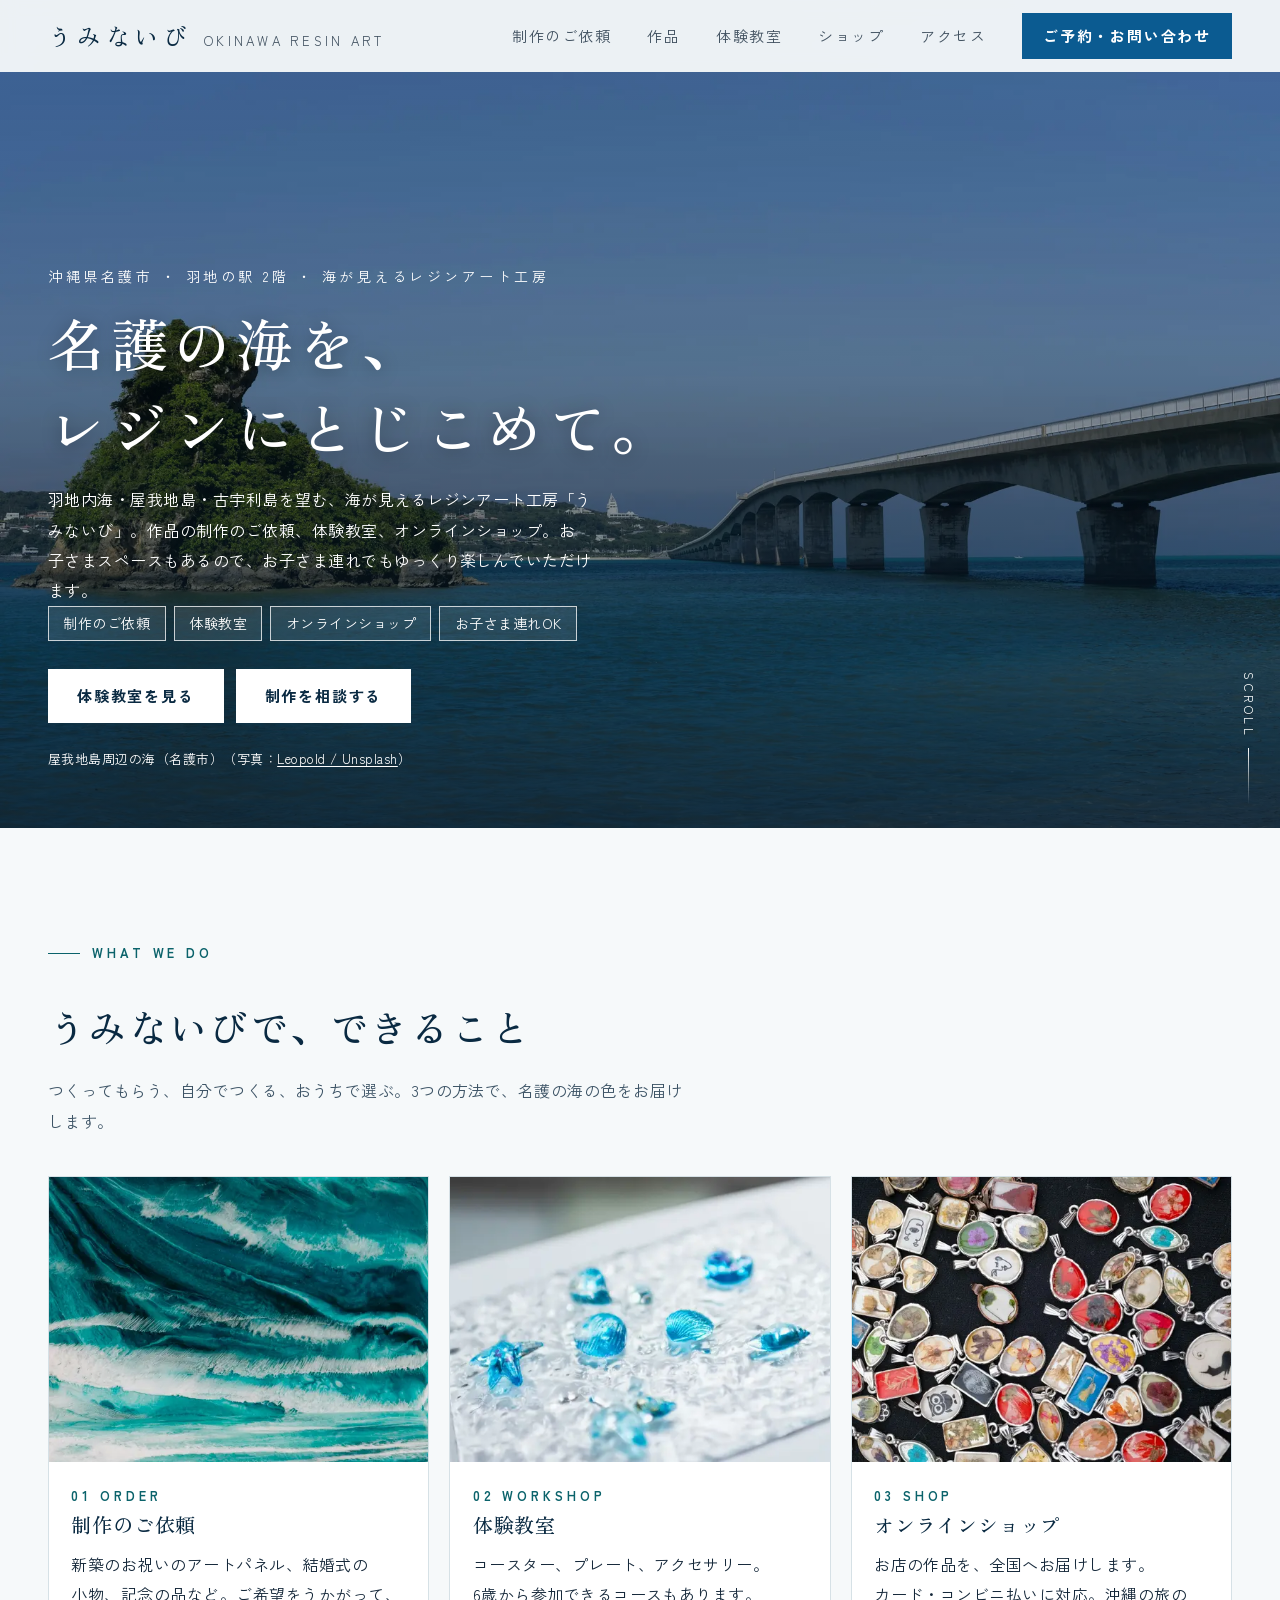
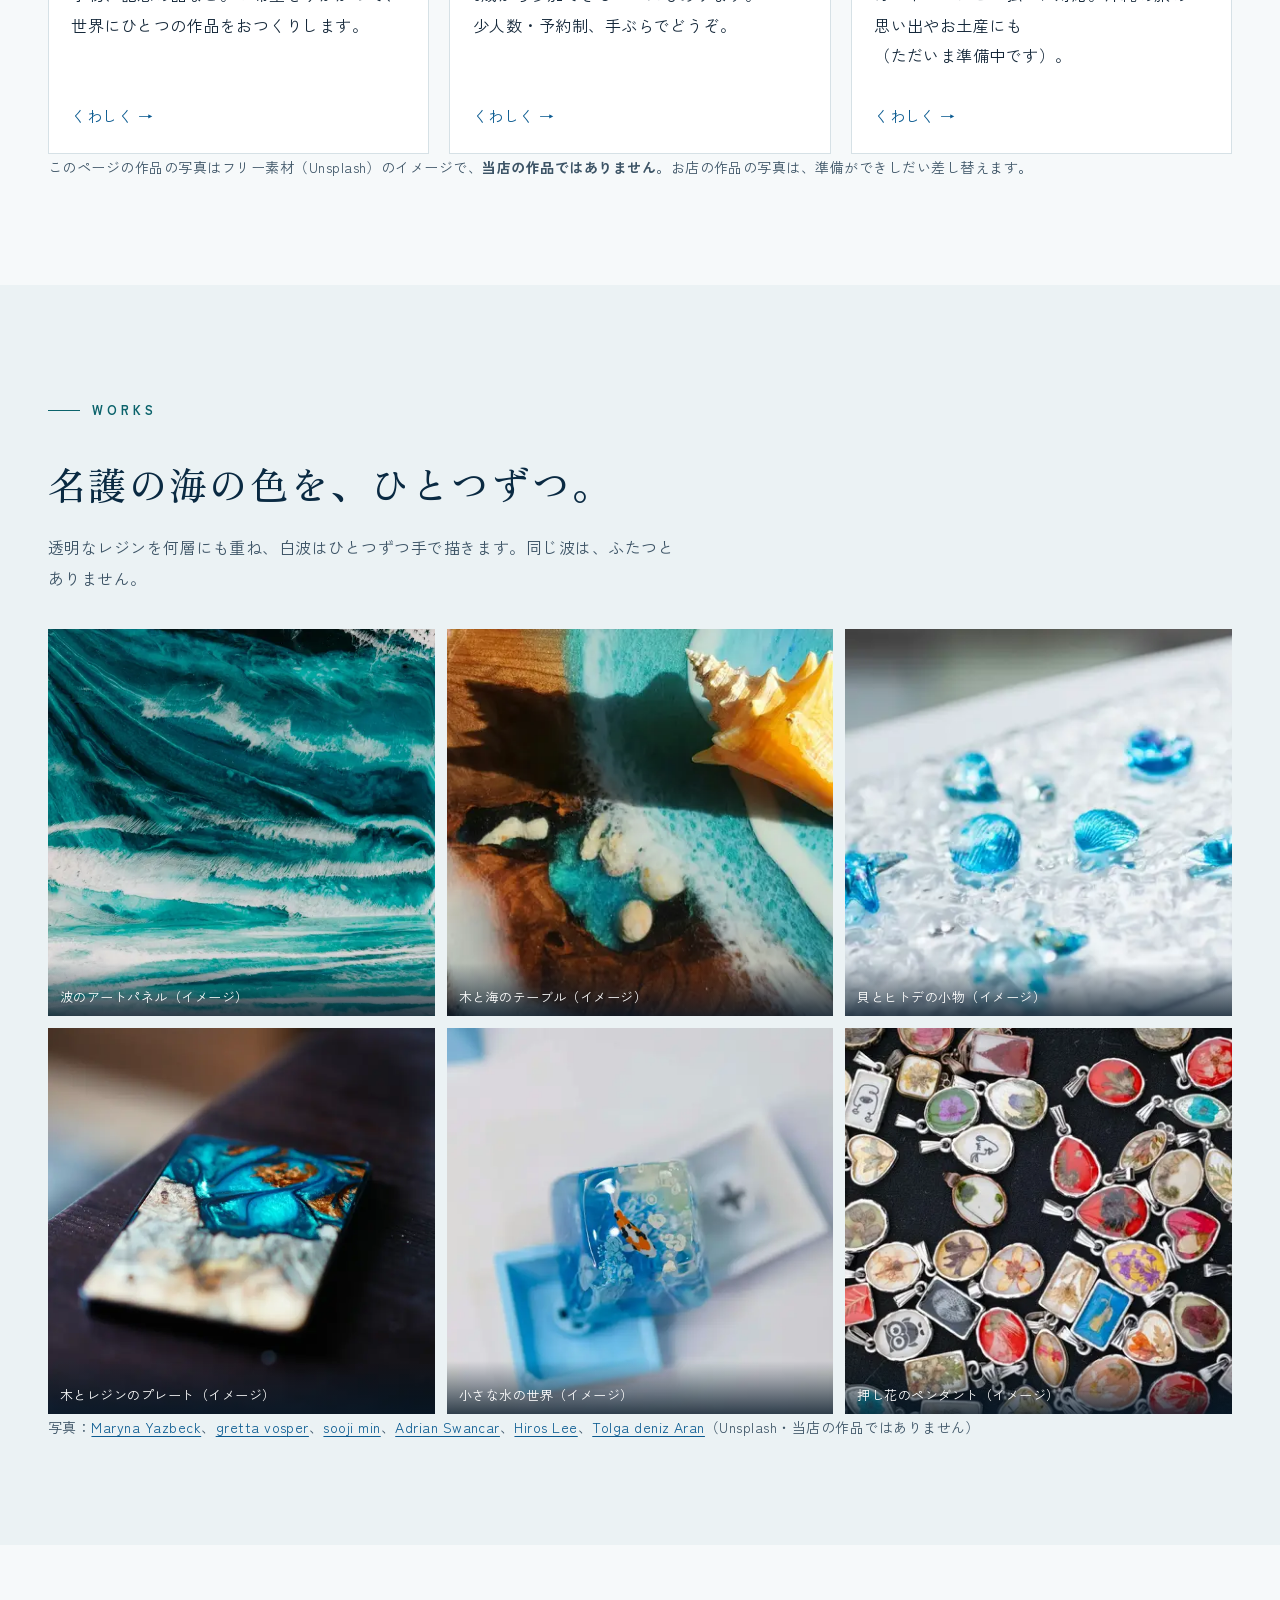
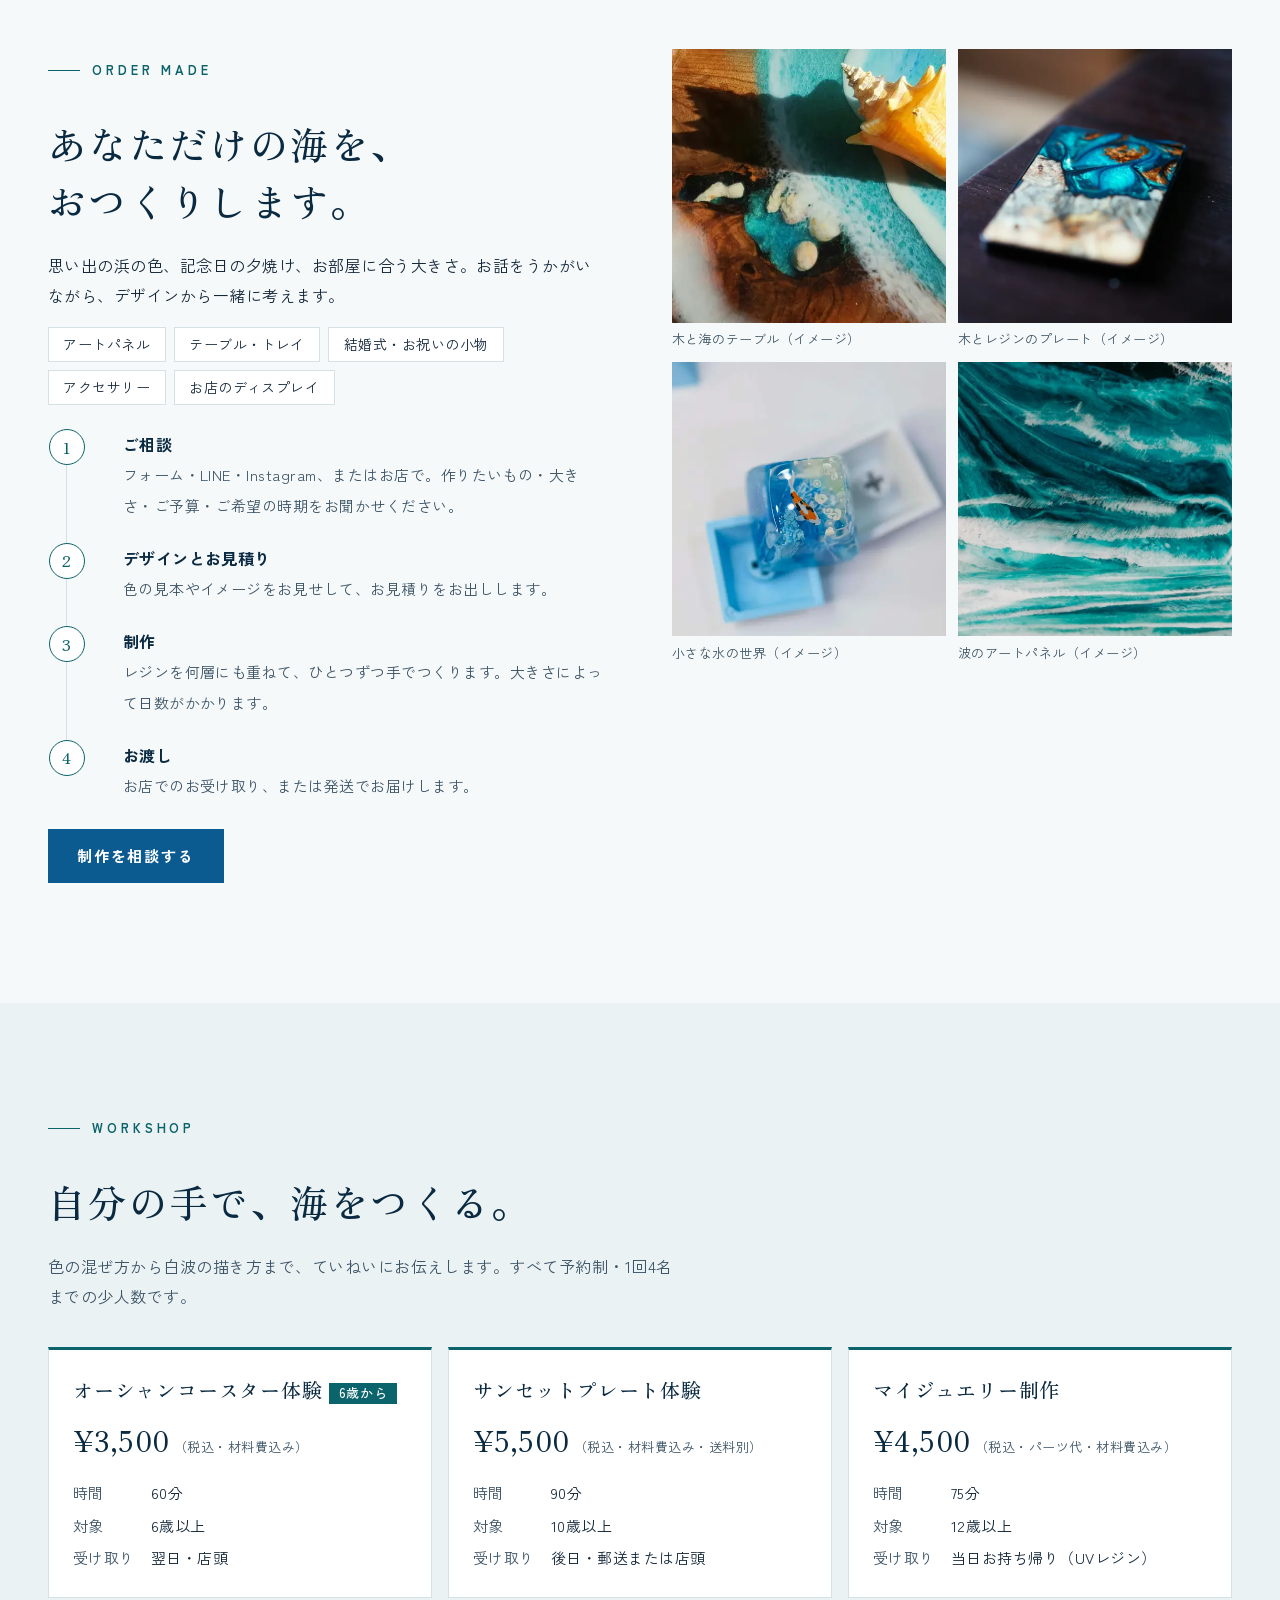
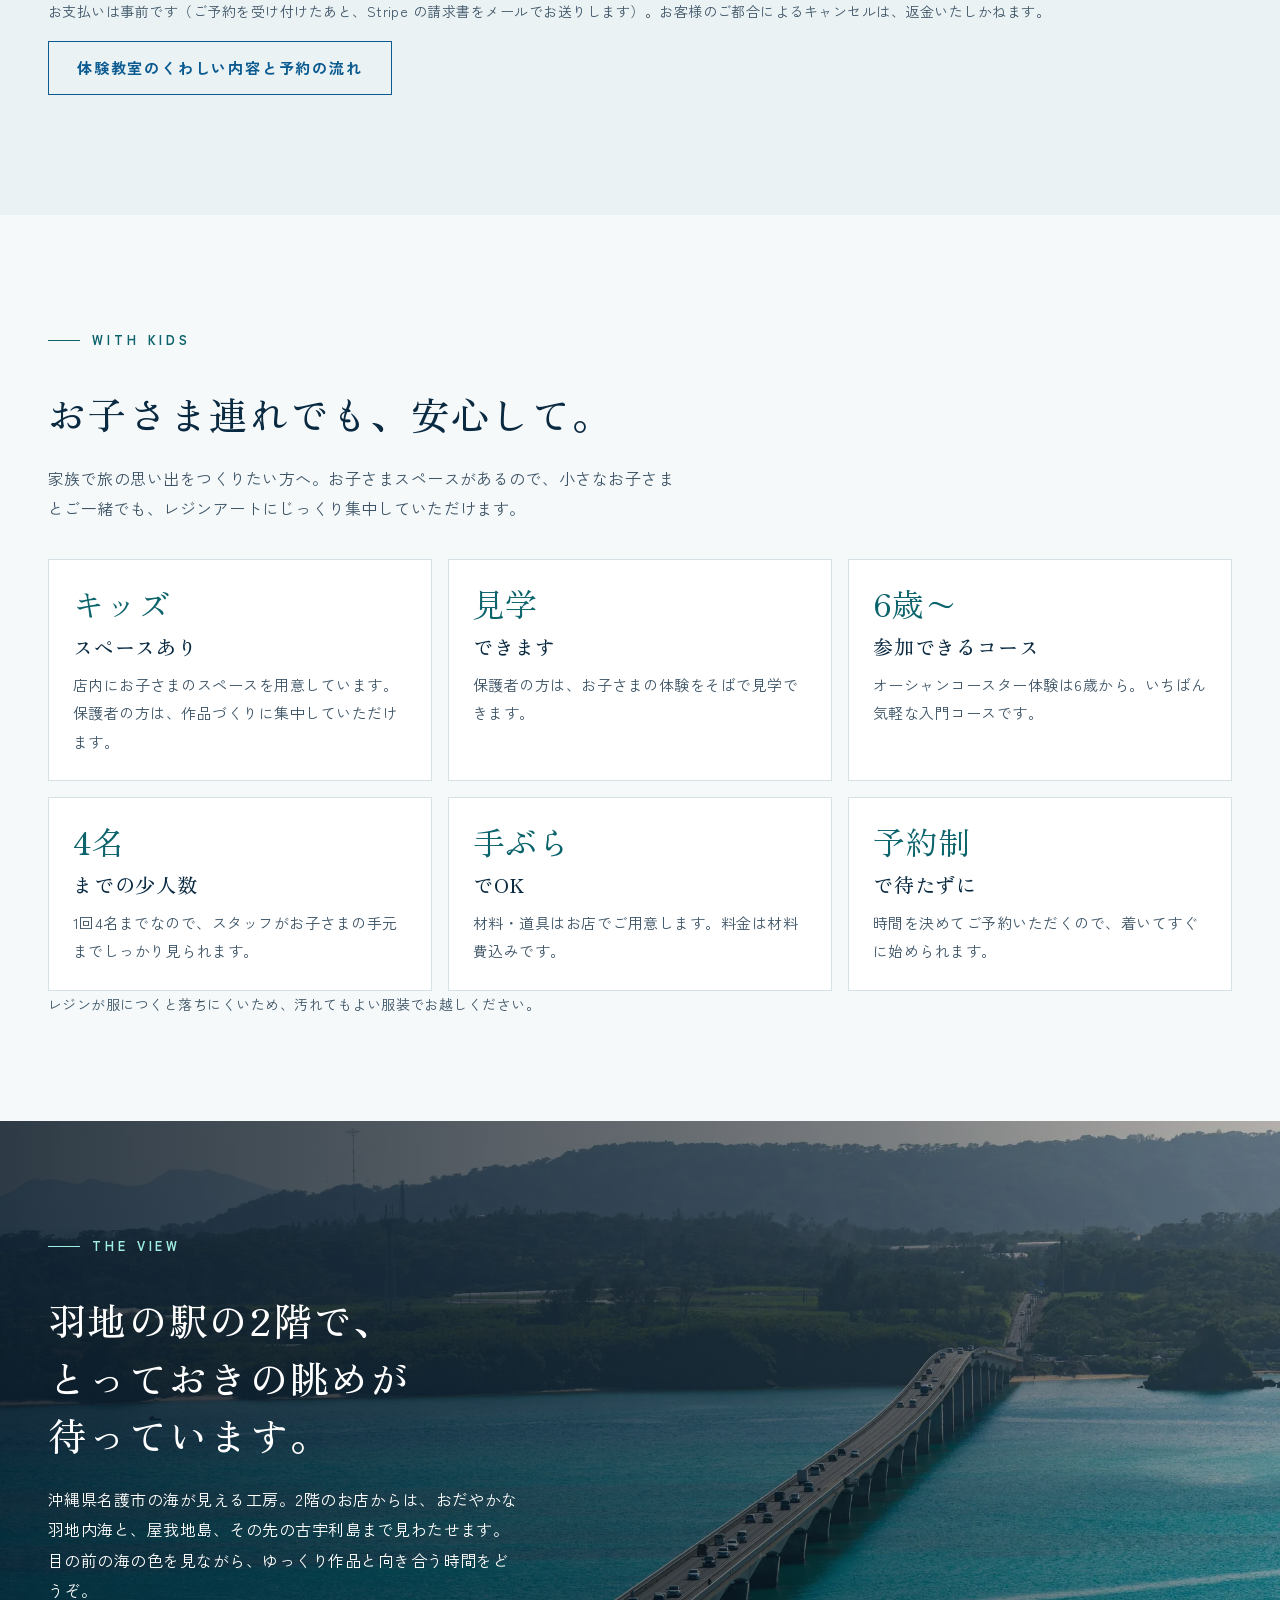
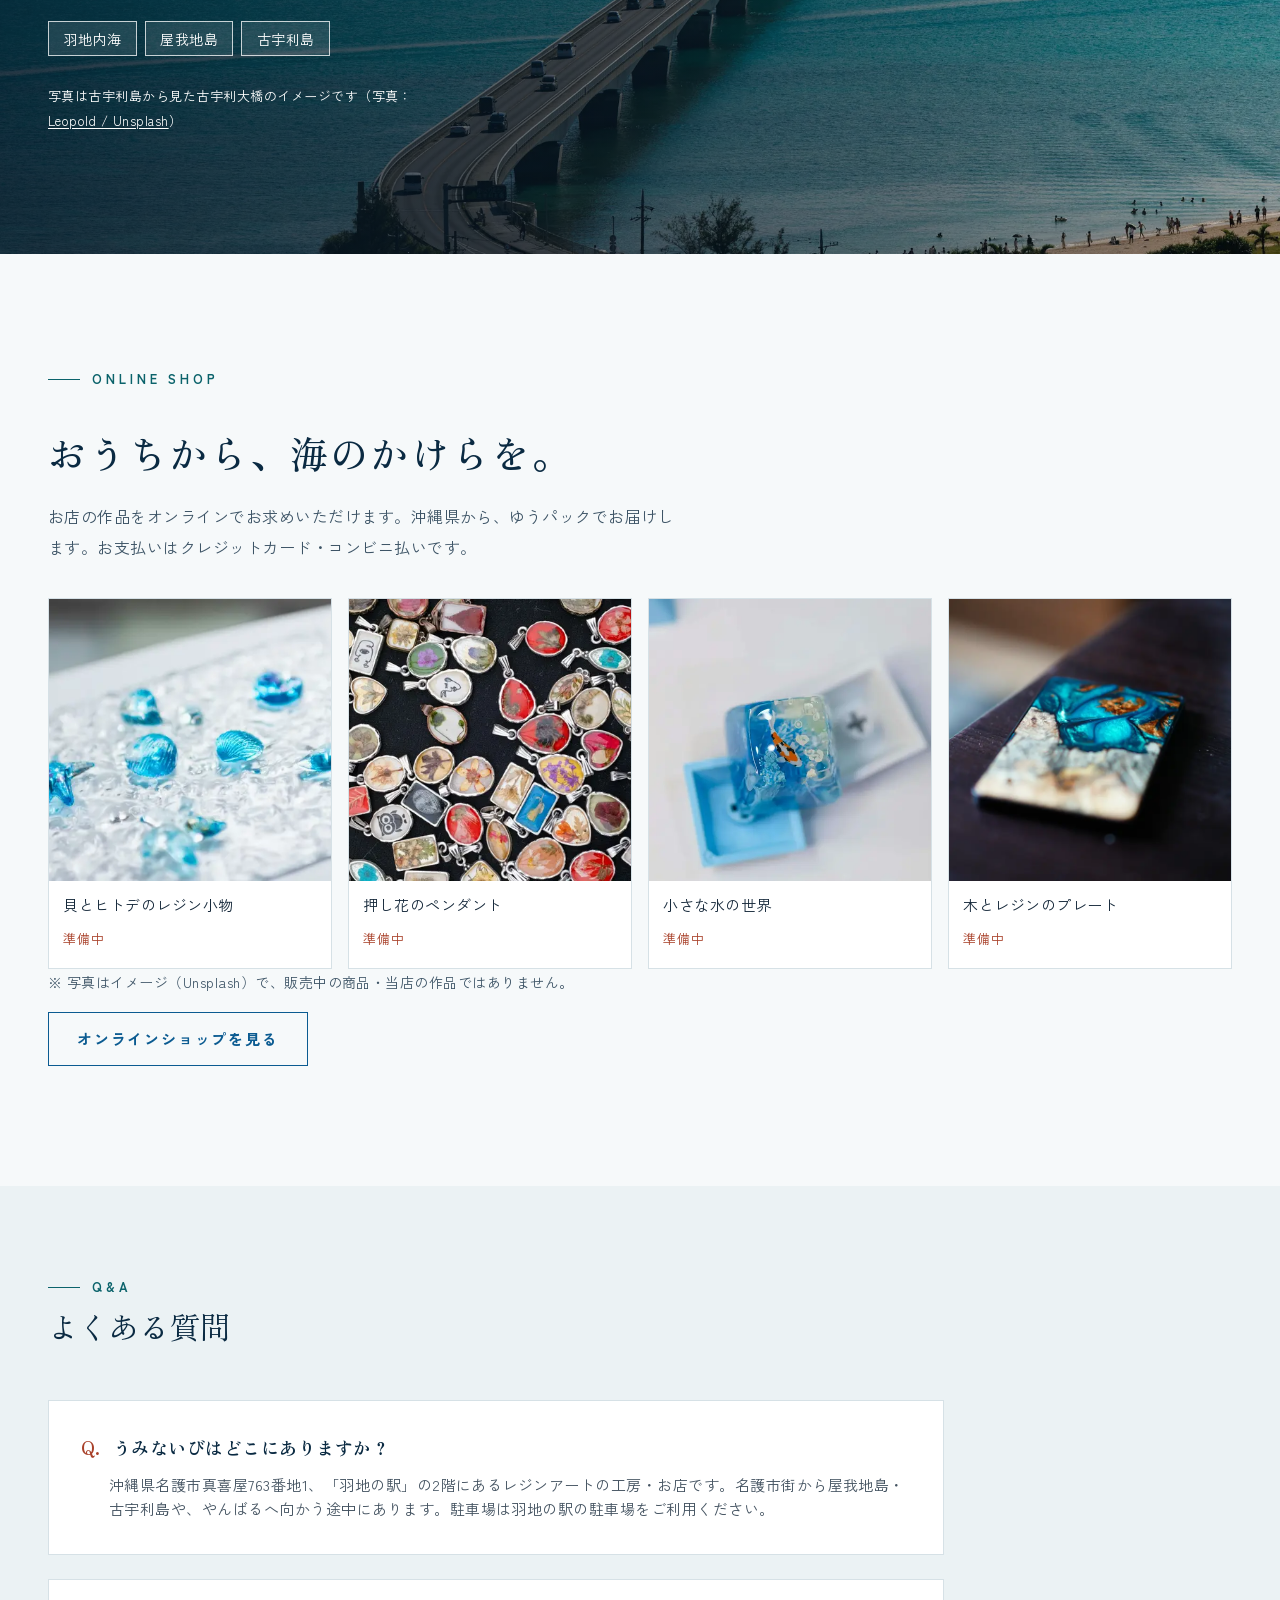
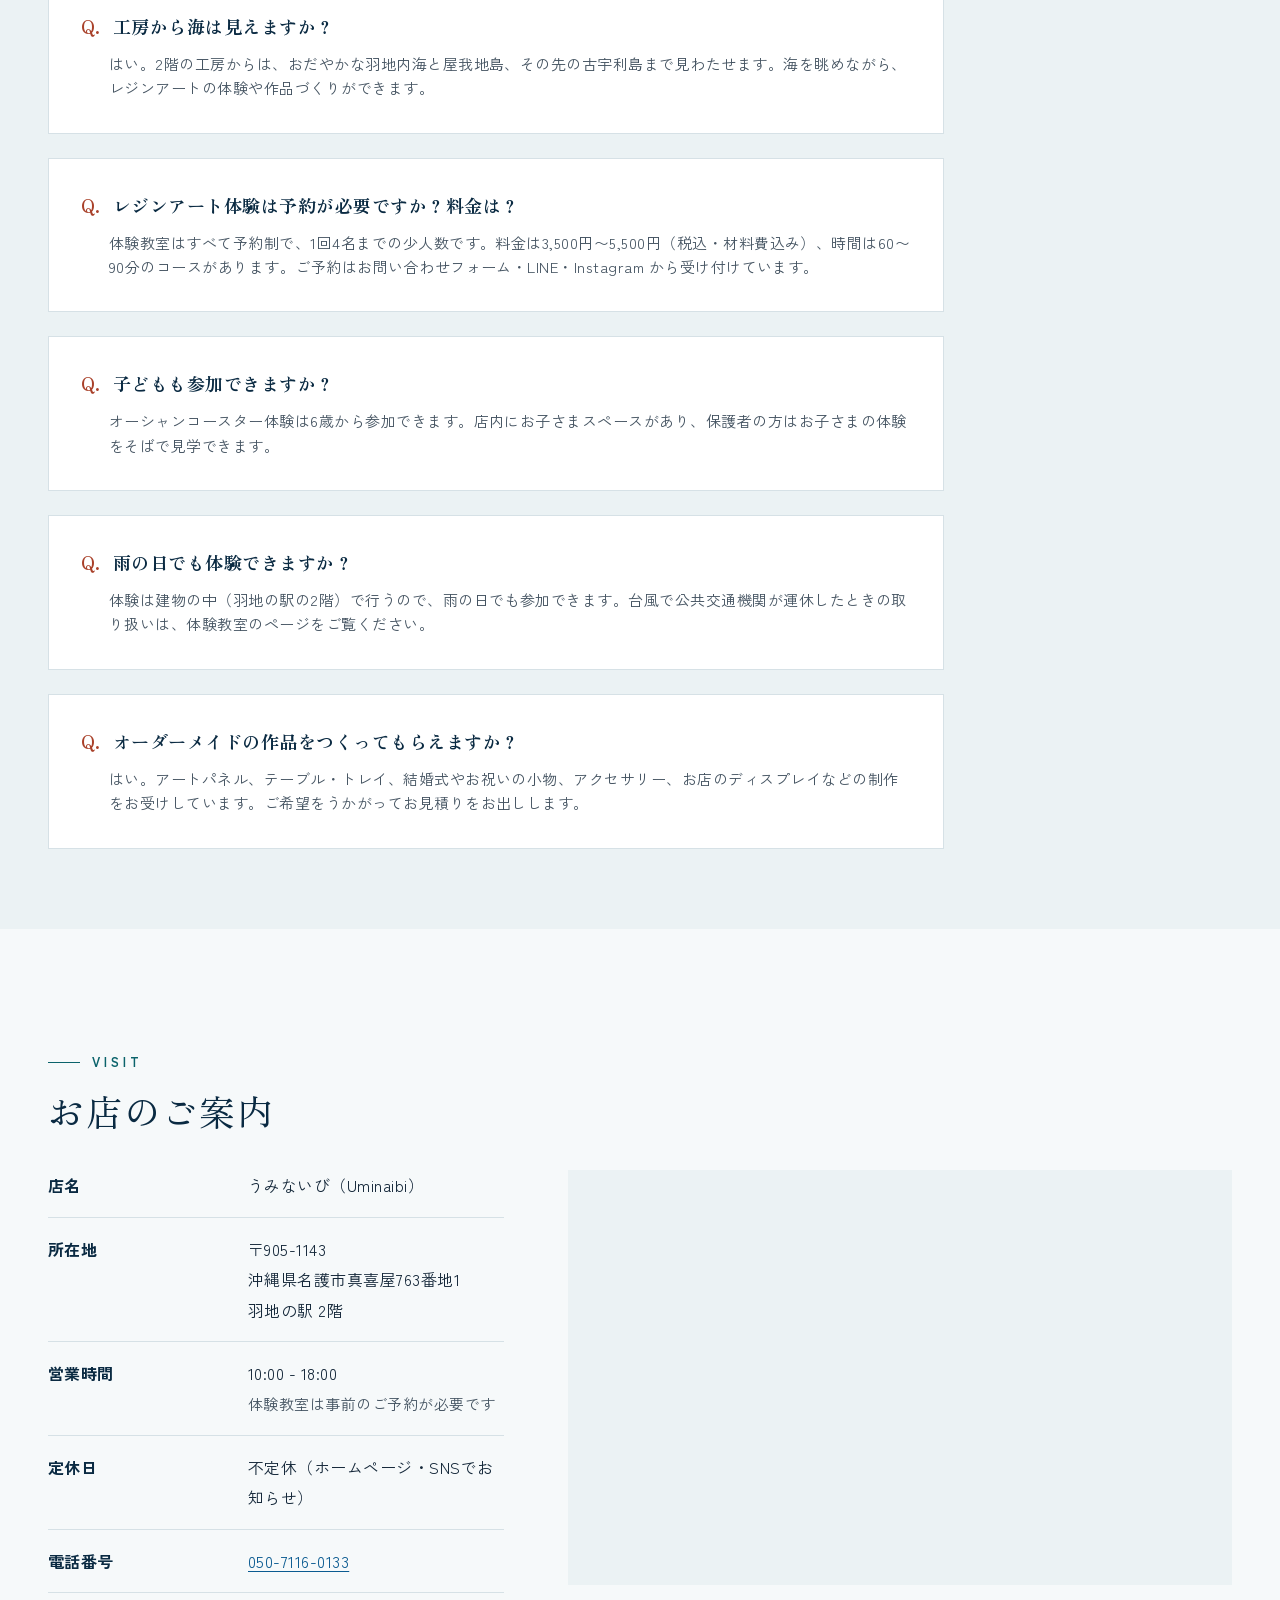
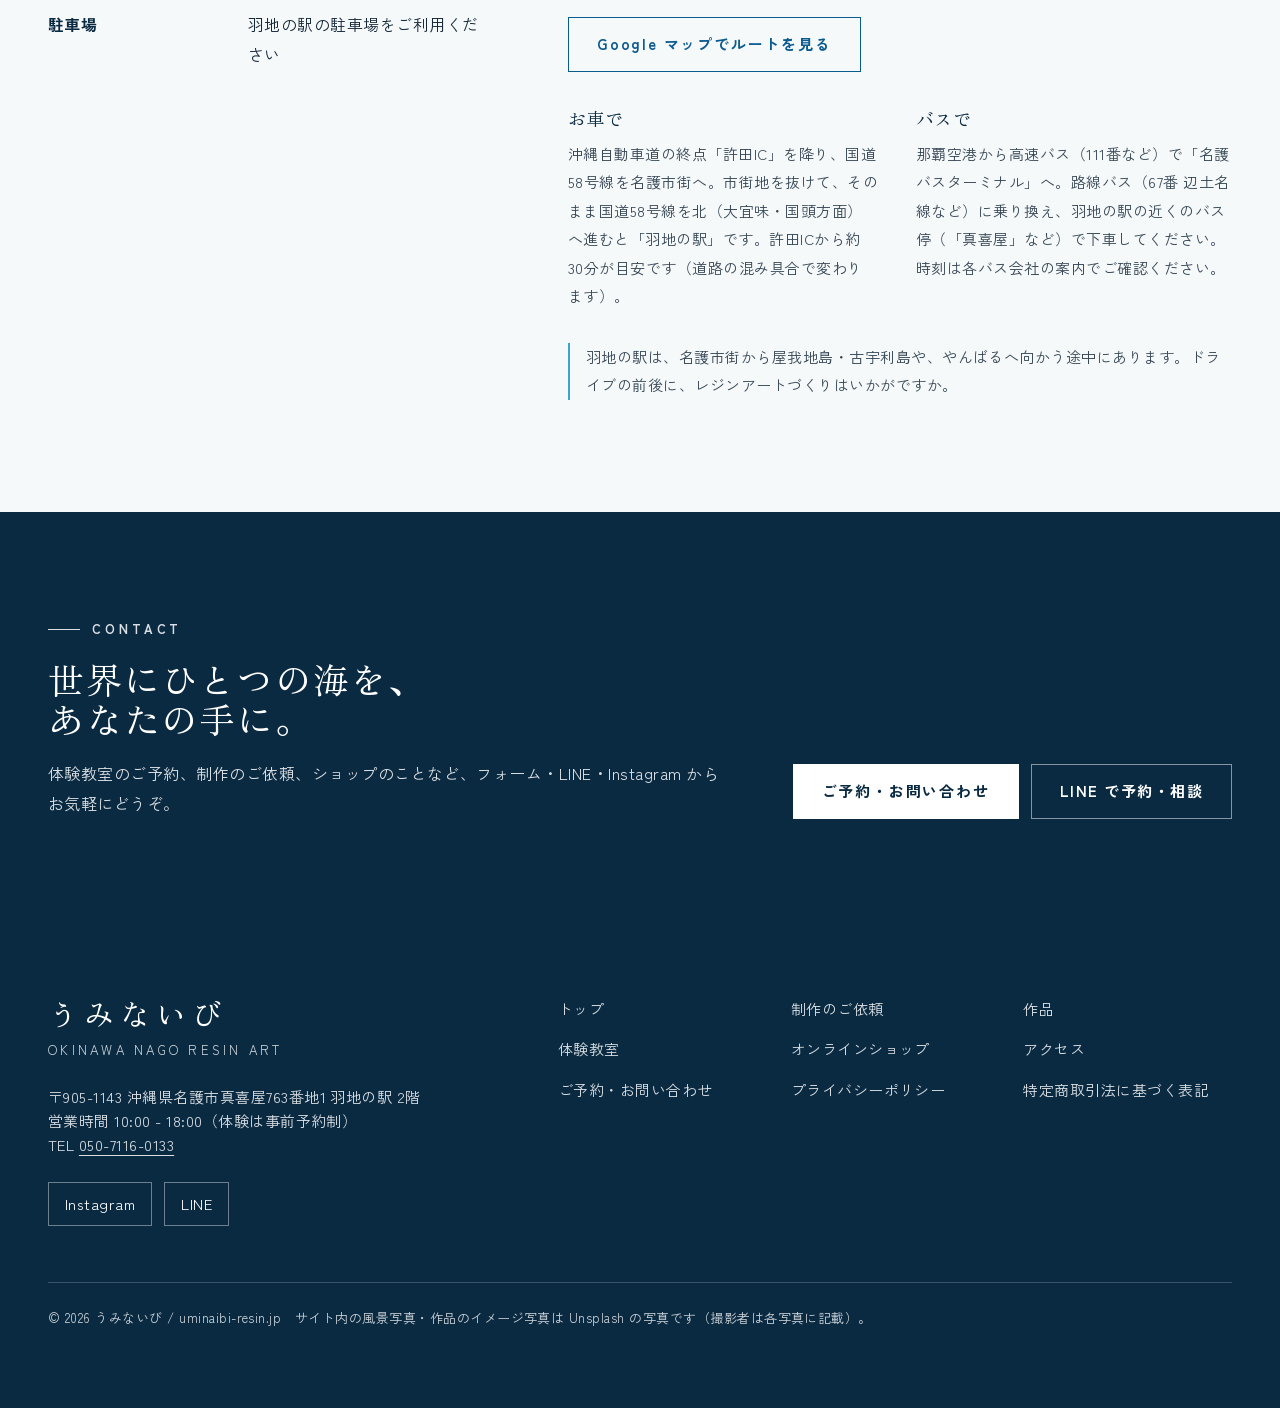
<file: site/index.html>
<!DOCTYPE html>
<html lang="ja">
<head>
  <script>document.documentElement.classList.add('js')</script>
  <meta charset="UTF-8">
  <meta name="viewport" content="width=device-width, initial-scale=1.0">
  <title>うみないび | 沖縄県名護市・海が見えるレジンアート工房（体験教室・制作のご依頼）</title>
  <meta name="description" content="沖縄県名護市・羽地の駅2階にある、海が見えるレジンアート工房「うみないび」。羽地内海・屋我地島・古宇利島を望む工房で、レジンアート体験教室（予約制・6歳から）、作品の制作のご依頼、オンラインショップ。お子さまスペースあり。">
  <meta name="keywords" content="レジンアート,レジンアート体験,レジン体験,沖縄,沖縄県,名護市,名護,海が見える工房,工房,羽地の駅,羽地内海,屋我地島,古宇利島,やんばる,体験教室,ワークショップ,子連れ,雨の日,オーダーメイド,うみないび">
  <link rel="canonical" href="https://uminaibi-resin.jp/">
  <meta property="og:type" content="website">
  <meta property="og:url" content="https://uminaibi-resin.jp/">
  <meta property="og:title" content="うみないび | 沖縄県名護市・海が見えるレジンアート工房（体験教室・制作のご依頼）">
  <meta property="og:description" content="沖縄県名護市・羽地の駅2階にある、海が見えるレジンアート工房「うみないび」。羽地内海・屋我地島・古宇利島を望む工房で、レジンアート体験教室（予約制・6歳から）、作品の制作のご依頼、オンラインショップ。お子さまスペースあり。">
  <meta property="og:image" content="https://uminaibi-resin.jp/ogp.jpg">
  <meta property="og:locale" content="ja_JP">
  <meta property="og:site_name" content="うみないび">
  <meta name="twitter:card" content="summary_large_image">
  <meta name="theme-color" content="#f6f9fa">
  <link rel="preload" as="image" href="images/photos/yagaji-1000.webp" imagesrcset="images/photos/yagaji-1000.webp 1000w, images/photos/yagaji-2000.webp 2000w" imagesizes="100vw">
  <!-- Tailwind（CSS ファイル。作り直しは bin/build-css.sh）と共通の CSS -->
  <link rel="stylesheet" href="css/tailwind.css?v=20261104-1">
  <link rel="stylesheet" href="css/style.css?v=20261104-1">
  <link rel="stylesheet" href="css/home.css?v=20261105-1">
  <script type="application/ld+json">
{
  "@context": "https://schema.org",
  "@graph": [
    {
      "@type": "WebSite",
      "@id": "https://uminaibi-resin.jp/#website",
      "url": "https://uminaibi-resin.jp/",
      "name": "うみないび",
      "alternateName": "うみないび｜沖縄県名護市・海が見えるレジンアート工房",
      "inLanguage": "ja",
      "publisher": {
        "@id": "https://uminaibi-resin.jp/#store"
      }
    },
    {
      "@type": "Store",
      "@id": "https://uminaibi-resin.jp/#store",
      "name": "うみないび",
      "alternateName": [
        "Uminaibi",
        "うみないび レジンアート工房"
      ],
      "description": "沖縄県名護市・羽地の駅2階にある、海が見えるレジンアート工房。羽地内海・屋我地島・古宇利島を望む工房で、レジンアート体験教室（予約制・6歳から・1回4名まで）、作品の制作のご依頼（オーダーメイド）、オンラインショップを行っています。お子さまスペースあり。定休日は不定休。",
      "url": "https://uminaibi-resin.jp/",
      "image": "https://uminaibi-resin.jp/ogp.jpg",
      "logo": "https://uminaibi-resin.jp/ogp.jpg",
      "telephone": "+81-50-7116-0133",
      "address": {
        "@type": "PostalAddress",
        "postalCode": "905-1143",
        "addressRegion": "沖縄県",
        "addressLocality": "名護市",
        "streetAddress": "真喜屋763番地1 羽地の駅2階",
        "addressCountry": "JP"
      },
      "hasMap": "https://maps.google.com/?cid=13938973488371015706",
      "containedInPlace": {
        "@type": "Place",
        "name": "羽地の駅",
        "address": {
          "@type": "PostalAddress",
          "postalCode": "905-1143",
          "addressRegion": "沖縄県",
          "addressLocality": "名護市",
          "streetAddress": "真喜屋763番地1 羽地の駅2階",
          "addressCountry": "JP"
        }
      },
      "openingHours": "Mo-Su 10:00-18:00",
      "priceRange": "¥3,500〜",
      "currenciesAccepted": "JPY",
      "areaServed": [
        {
          "@type": "City",
          "name": "名護市"
        },
        {
          "@type": "State",
          "name": "沖縄県"
        }
      ],
      "knowsAbout": [
        "レジンアート",
        "エポキシレジン",
        "UVレジン",
        "オーシャンアート",
        "レジンアート体験",
        "オーダーメイドのアートパネル"
      ],
      "keywords": "レジンアート, レジンアート体験, 沖縄, 名護市, 海が見える工房, 羽地の駅, 古宇利島, 屋我地島, 子連れ, 雨の日",
      "amenityFeature": [
        {
          "@type": "LocationFeatureSpecification",
          "name": "2階から羽地内海・屋我地島・古宇利島が見える",
          "value": true
        },
        {
          "@type": "LocationFeatureSpecification",
          "name": "お子さまスペース",
          "value": true
        },
        {
          "@type": "LocationFeatureSpecification",
          "name": "駐車場（羽地の駅の駐車場）",
          "value": true
        }
      ],
      "sameAs": [
        "https://www.instagram.com/uminaibi2026/",
        "https://maps.google.com/?cid=13938973488371015706",
        "https://line.me/R/ti/p/@726qtybt"
      ],
      "hasOfferCatalog": {
        "@type": "OfferCatalog",
        "name": "レジンアート体験教室",
        "itemListElement": [
          {
            "@type": "Offer",
            "name": "オーシャンコースター体験",
            "price": "3500",
            "priceCurrency": "JPY",
            "description": "60分・6歳以上・1回4名まで。木のベースにエポキシレジンで海のグラデーションと白波をつくる入門コース。翌日に店頭で受け取り。",
            "url": "https://uminaibi-resin.jp/workshop.html",
            "itemOffered": {
              "@type": "Service",
              "name": "レジンアート体験 オーシャンコースター体験",
              "serviceType": "レジンアート体験教室",
              "provider": {
                "@id": "https://uminaibi-resin.jp/#store"
              },
              "areaServed": "沖縄県名護市"
            }
          },
          {
            "@type": "Offer",
            "name": "サンセットプレート体験",
            "price": "5500",
            "priceCurrency": "JPY",
            "description": "90分・10歳以上・1回4名まで。木のアートプレートに夕焼けから夜の海へのグラデーションをつくるコース。後日・郵送（送料別）または店頭で受け取り。",
            "url": "https://uminaibi-resin.jp/workshop.html",
            "itemOffered": {
              "@type": "Service",
              "name": "レジンアート体験 サンセットプレート体験",
              "serviceType": "レジンアート体験教室",
              "provider": {
                "@id": "https://uminaibi-resin.jp/#store"
              },
              "areaServed": "沖縄県名護市"
            }
          },
          {
            "@type": "Offer",
            "name": "マイジュエリー制作",
            "price": "4500",
            "priceCurrency": "JPY",
            "description": "75分・12歳以上・1回4名まで。珊瑚・貝殻・シーグラスを閉じ込めたピアス・イヤリング・ペンダントヘッドをつくる。UVレジンで当日持ち帰り。",
            "url": "https://uminaibi-resin.jp/workshop.html",
            "itemOffered": {
              "@type": "Service",
              "name": "レジンアート体験 マイジュエリー制作",
              "serviceType": "レジンアート体験教室",
              "provider": {
                "@id": "https://uminaibi-resin.jp/#store"
              },
              "areaServed": "沖縄県名護市"
            }
          }
        ]
      }
    }
  ]
}
  </script>
  <script type="application/ld+json">
{
  "@context": "https://schema.org",
  "@type": "FAQPage",
  "mainEntity": [
    {
      "@type": "Question",
      "name": "うみないびはどこにありますか？",
      "acceptedAnswer": {
        "@type": "Answer",
        "text": "沖縄県名護市真喜屋763番地1、「羽地の駅」の2階にあるレジンアートの工房・お店です。名護市街から屋我地島・古宇利島や、やんばるへ向かう途中にあります。駐車場は羽地の駅の駐車場をご利用ください。"
      }
    },
    {
      "@type": "Question",
      "name": "工房から海は見えますか？",
      "acceptedAnswer": {
        "@type": "Answer",
        "text": "はい。2階の工房からは、おだやかな羽地内海と屋我地島、その先の古宇利島まで見わたせます。海を眺めながら、レジンアートの体験や作品づくりができます。"
      }
    },
    {
      "@type": "Question",
      "name": "レジンアート体験は予約が必要ですか？料金は？",
      "acceptedAnswer": {
        "@type": "Answer",
        "text": "体験教室はすべて予約制で、1回4名までの少人数です。料金は3,500円〜5,500円（税込・材料費込み）、時間は60〜90分のコースがあります。ご予約はお問い合わせフォーム・LINE・Instagram から受け付けています。"
      }
    },
    {
      "@type": "Question",
      "name": "子どもも参加できますか？",
      "acceptedAnswer": {
        "@type": "Answer",
        "text": "オーシャンコースター体験は6歳から参加できます。店内にお子さまスペースがあり、保護者の方はお子さまの体験をそばで見学できます。"
      }
    },
    {
      "@type": "Question",
      "name": "雨の日でも体験できますか？",
      "acceptedAnswer": {
        "@type": "Answer",
        "text": "体験は建物の中（羽地の駅の2階）で行うので、雨の日でも参加できます。台風で公共交通機関が運休したときの取り扱いは、体験教室のページをご覧ください。"
      }
    },
    {
      "@type": "Question",
      "name": "オーダーメイドの作品をつくってもらえますか？",
      "acceptedAnswer": {
        "@type": "Answer",
        "text": "はい。アートパネル、テーブル・トレイ、結婚式やお祝いの小物、アクセサリー、お店のディスプレイなどの制作をお受けしています。ご希望をうかがってお見積りをお出しします。"
      }
    }
  ]
}
  </script>
</head>
<body class="bg-sand text-ink antialiased">

  <a href="#main" class="sr-only focus:not-sr-only focus:fixed focus:left-3 focus:top-3 focus:z-[60] focus:bg-white focus:px-4 focus:py-2 focus:text-ocean-deep">本文へ移動</a>

  <!-- ヘッダー（2026-10-28 リビルド：いつも白い地。メニューは5つ＋予約） -->
  <header id="site-header" class="fixed inset-x-0 top-0 z-50 bg-sand/95 backdrop-blur transition-shadow">
    <div class="mx-auto flex h-16 max-w-7xl items-center justify-between px-5 sm:h-[4.5rem] sm:px-8 lg:px-12">
      <a href="index.html" class="flex items-baseline gap-3">
        <span class="font-serif-jp text-2xl tracking-[0.2em] text-ocean-deep">うみないび</span>
        <span class="hidden text-xs tracking-[0.25em] text-ink/80 sm:inline">OKINAWA RESIN ART</span>
      </a>
      <nav aria-label="メインメニュー" class="hidden items-center gap-7 lg:flex xl:gap-9">
          <a href="index.html#order" class="text-sm tracking-widest text-ink/80 hover:text-ocean">制作のご依頼</a>
          <a href="index.html#works" class="text-sm tracking-widest text-ink/80 hover:text-ocean">作品</a>
          <a href="workshop.html" class="text-sm tracking-widest text-ink/80 hover:text-ocean">体験教室</a>
          <a href="/shop" class="text-sm tracking-widest text-ink/80 hover:text-ocean">ショップ</a>
          <a href="index.html#visit" class="text-sm tracking-widest text-ink/80 hover:text-ocean">アクセス</a>
          <a href="contact.html" class="btn !min-h-0 !px-5 !py-2 text-sm">ご予約・お問い合わせ</a>
      </nav>
      <button id="menu-btn" type="button" aria-label="メニューを開く" aria-expanded="false" aria-controls="mobile-menu" class="relative z-50 -mr-2 flex h-11 w-11 flex-col items-center justify-center gap-1.5 text-ocean-deep lg:hidden">
        <span id="bar1" class="block h-px w-6 bg-current transition-all duration-300"></span>
        <span id="bar2" class="block h-px w-6 bg-current transition-all duration-300"></span>
        <span id="bar3" class="block h-px w-6 bg-current transition-all duration-300"></span>
      </button>
    </div>

    <!-- スマホのメニュー（画面いっぱい・白い地） -->
    <div id="mobile-menu" inert aria-label="メニュー" class="fixed inset-0 z-40 flex translate-x-full flex-col bg-sand px-6 pb-10 pt-24 transition-transform duration-500 lg:hidden">
      <nav aria-label="メニュー" class="flex flex-col border-t border-line">
        <a href="index.html#order" class="flex items-center justify-between border-b border-line py-4 font-serif-jp text-xl tracking-widest text-ocean-deep">制作のご依頼<span aria-hidden="true" class="text-ocean-light">→</span></a>
        <a href="index.html#works" class="flex items-center justify-between border-b border-line py-4 font-serif-jp text-xl tracking-widest text-ocean-deep">作品<span aria-hidden="true" class="text-ocean-light">→</span></a>
        <a href="workshop.html" class="flex items-center justify-between border-b border-line py-4 font-serif-jp text-xl tracking-widest text-ocean-deep">体験教室<span aria-hidden="true" class="text-ocean-light">→</span></a>
        <a href="/shop" class="flex items-center justify-between border-b border-line py-4 font-serif-jp text-xl tracking-widest text-ocean-deep">ショップ<span aria-hidden="true" class="text-ocean-light">→</span></a>
        <a href="index.html#visit" class="flex items-center justify-between border-b border-line py-4 font-serif-jp text-xl tracking-widest text-ocean-deep">アクセス<span aria-hidden="true" class="text-ocean-light">→</span></a>
      </nav>
      <a href="contact.html" class="btn mt-8 w-full">ご予約・お問い合わせ</a>
      <p class="mt-auto pt-8 text-sm text-ink/80">沖縄県名護市真喜屋763番地1 羽地の駅2階<br>10:00 - 18:00 ／ 050-7116-0133</p>
    </div>
  </header>

  <main id="main" tabindex="-1" class="home">
    <!-- 最初の画面（2026-11-04 新しい構成：写真の上に文字） -->
    <section class="hero" aria-label="うみないび">
      <img src="images/photos/yagaji-1000.webp" srcset="images/photos/yagaji-1000.webp 1000w, images/photos/yagaji-2000.webp 2000w" sizes="100vw" width="2000" height="1333" alt="青く透き通った海にかかる長い橋と、緑におおわれた小さな岩の島" fetchpriority="high">
      <div class="wrap">
        <p class="place">沖縄県名護市 ・ 羽地の駅 2階 ・ 海が見えるレジンアート工房</p>
        <h1>名護の海を、<br>レジンにとじこめて。</h1>
        <p class="sub">羽地内海・屋我地島・古宇利島を望む、海が見えるレジンアート工房「うみないび」。作品の制作のご依頼、体験教室、オンラインショップ。お子さまスペースもあるので、お子さま連れでもゆっくり楽しんでいただけます。</p>
        <ul class="chips" aria-label="できること">
          <li>制作のご依頼</li><li>体験教室</li><li>オンラインショップ</li><li>お子さま連れOK</li>
        </ul>
        <div class="row">
          <a class="btn-white" href="workshop.html">体験教室を見る</a>
          <a class="btn-white" href="#order">制作を相談する</a>
        </div>
        <p class="credit">屋我地島周辺の海（名護市）（写真：<a href="https://unsplash.com/photos/JNhMWmPNcEk" target="_blank" rel="noopener noreferrer">Leopold / Unsplash<span class="sr-only">（新しいタブで開きます）</span></a>）</p>
      </div>
      <span class="scroll" aria-hidden="true">SCROLL</span>
    </section>

    <!-- できること（3つ） -->
    <section class="np">
      <div class="wrap">
        <p class="eyebrow">What we do</p>
        <h2 class="h2">うみないびで、できること</h2>
        <p class="lead">つくってもらう、自分でつくる、おうちで選ぶ。3つの方法で、名護の海の色をお届けします。</p>
        <div class="svc">
          <a href="#order">
            <div class="ph"><img src="images/gallery/ocean-wave-panel-600.webp" alt="" loading="lazy" width="600" height="450"></div>
            <div class="bd"><div class="num">01 ORDER</div><h3 class="h3">制作のご依頼</h3><p>新築のお祝いのアートパネル、結婚式の小物、記念の品など。ご希望をうかがって、世界にひとつの作品をおつくりします。</p></div>
            <span class="more" aria-hidden="true">くわしく →</span>
          </a>
          <a href="#workshop">
            <div class="ph"><img src="images/gallery/seashell-resin-600.webp" alt="" loading="lazy" width="600" height="450"></div>
            <div class="bd"><div class="num">02 WORKSHOP</div><h3 class="h3">体験教室</h3><p>コースター、プレート、アクセサリー。6歳から参加できるコースもあります。少人数・予約制、手ぶらでどうぞ。</p></div>
            <span class="more" aria-hidden="true">くわしく →</span>
          </a>
          <a href="#shop">
            <div class="ph"><img src="images/gallery/flower-pendants-600.webp" alt="" loading="lazy" width="600" height="450"></div>
            <div class="bd"><div class="num">03 SHOP</div><h3 class="h3">オンラインショップ</h3><p>お店の作品を、全国へお届けします。カード・コンビニ払いに対応。沖縄の旅の思い出やお土産にも（ただいま準備中です）。</p></div>
            <span class="more" aria-hidden="true">くわしく →</span>
          </a>
        </div>
        <p class="note">このページの作品の写真はフリー素材（Unsplash）のイメージで、<strong>当店の作品ではありません</strong>。お店の作品の写真は、準備ができしだい差し替えます。</p>
      </div>
    </section>

    <!-- 作品 -->
    <section id="works" class="np band">
      <div class="wrap">
        <p class="eyebrow">Works</p>
        <h2 class="h2">名護の海の色を、ひとつずつ。</h2>
        <p class="lead">透明なレジンを何層にも重ね、白波はひとつずつ手で描きます。同じ波は、ふたつとありません。</p>
        <div class="works">
          <figure><img src="images/gallery/ocean-wave-panel-600.webp" alt="青緑の海に白い波が何本も重なる、レジンアートのパネルの写真" loading="lazy" width="600" height="600"><figcaption>波のアートパネル（イメージ）</figcaption></figure>
          <figure><img src="images/gallery/wood-ocean-table-600.webp" alt="木目の板に青い海と白い波を流し込み、巻き貝を置いたレジンアートの写真" loading="lazy" width="600" height="600"><figcaption>木と海のテーブル（イメージ）</figcaption></figure>
          <figure><img src="images/gallery/seashell-resin-600.webp" alt="青く透き通った貝殻やヒトデの形のレジン小物が並ぶ写真" loading="lazy" width="600" height="600"><figcaption>貝とヒトデの小物（イメージ）</figcaption></figure>
          <figure><img src="images/gallery/wood-resin-piece-600.webp" alt="木と青いレジンを組み合わせた小さな板の写真" loading="lazy" width="600" height="600"><figcaption>木とレジンのプレート（イメージ）</figcaption></figure>
          <figure><img src="images/gallery/koi-resin-cube-600.webp" alt="水色のレジンの中に小さな魚と泡を閉じ込めた、四角い作品の写真" loading="lazy" width="600" height="600"><figcaption>小さな水の世界（イメージ）</figcaption></figure>
          <figure><img src="images/gallery/flower-pendants-600.webp" alt="押し花や絵をレジンで閉じ込めたペンダントがたくさん並ぶ写真" loading="lazy" width="600" height="600"><figcaption>押し花のペンダント（イメージ）</figcaption></figure>
        </div>
        <p class="note">写真：<a class="text-link" href="https://unsplash.com/photos/bT2XiJtcQ1M" target="_blank" rel="noopener noreferrer">Maryna Yazbeck<span class="sr-only">（新しいタブで開きます）</span></a>、<a class="text-link" href="https://unsplash.com/photos/NY9_irZB7Nw" target="_blank" rel="noopener noreferrer">gretta vosper<span class="sr-only">（新しいタブで開きます）</span></a>、<a class="text-link" href="https://unsplash.com/photos/RCQRGEB4esk" target="_blank" rel="noopener noreferrer">sooji min<span class="sr-only">（新しいタブで開きます）</span></a>、<a class="text-link" href="https://unsplash.com/photos/Iuqa-9j8pSU" target="_blank" rel="noopener noreferrer">Adrian Swancar<span class="sr-only">（新しいタブで開きます）</span></a>、<a class="text-link" href="https://unsplash.com/photos/IYflkEc_lkw" target="_blank" rel="noopener noreferrer">Hiros Lee<span class="sr-only">（新しいタブで開きます）</span></a>、<a class="text-link" href="https://unsplash.com/photos/Cgp-CkpTJ_o" target="_blank" rel="noopener noreferrer">Tolga deniz Aran<span class="sr-only">（新しいタブで開きます）</span></a>（Unsplash・当店の作品ではありません）</p>
      </div>
    </section>

    <!-- 制作のご依頼 -->
    <section id="order" class="np">
      <div class="wrap split">
        <div>
          <p class="eyebrow">Order made</p>
          <h2 class="h2">あなただけの海を、<br>おつくりします。</h2>
          <p>思い出の浜の色、記念日の夕焼け、お部屋に合う大きさ。お話をうかがいながら、デザインから一緒に考えます。</p>
          <ul class="uses" aria-label="ご依頼の例">
            <li>アートパネル</li><li>テーブル・トレイ</li><li>結婚式・お祝いの小物</li><li>アクセサリー</li><li>お店のディスプレイ</li>
          </ul>
          <ol class="flow">
            <li><b>ご相談</b><span>フォーム・LINE・Instagram、またはお店で。作りたいもの・大きさ・ご予算・ご希望の時期をお聞かせください。</span></li>
            <li><b>デザインとお見積り</b><span>色の見本やイメージをお見せして、お見積りをお出しします。</span></li>
            <li><b>制作</b><span>レジンを何層にも重ねて、ひとつずつ手でつくります。大きさによって日数がかかります。</span></li>
            <li><b>お渡し</b><span>お店でのお受け取り、または発送でお届けします。</span></li>
          </ol>
          <p style="margin-top:1.75rem"><a class="btn" href="contact.html">制作を相談する</a></p>
        </div>
        <div class="examples">
          <figure><img src="images/gallery/wood-ocean-table-600.webp" alt="木目の板に青い海と白い波を流し込んだテーブルの写真" loading="lazy" width="600" height="600"><figcaption>木と海のテーブル（イメージ）</figcaption></figure>
          <figure><img src="images/gallery/wood-resin-piece-600.webp" alt="木と青いレジンを組み合わせたプレートの写真" loading="lazy" width="600" height="600"><figcaption>木とレジンのプレート（イメージ）</figcaption></figure>
          <figure><img src="images/gallery/koi-resin-cube-600.webp" alt="小さな魚を閉じ込めたレジンの写真" loading="lazy" width="600" height="600"><figcaption>小さな水の世界（イメージ）</figcaption></figure>
          <figure><img src="images/gallery/ocean-wave-panel-600.webp" alt="白い波が重なるアートパネルの写真" loading="lazy" width="600" height="600"><figcaption>波のアートパネル（イメージ）</figcaption></figure>
        </div>
      </div>
    </section>

    <!-- 体験教室 -->
    <section id="workshop" class="np band">
      <div class="wrap">
        <p class="eyebrow">Workshop</p>
        <h2 class="h2">自分の手で、海をつくる。</h2>
        <p class="lead">色の混ぜ方から白波の描き方まで、ていねいにお伝えします。すべて予約制・1回4名までの少人数です。</p>
        <div class="courses">
          <div class="course">
            <h3 class="h3">オーシャンコースター体験<span class="kid">6歳から</span></h3>
            <p class="price">¥3,500<small>（税込・材料費込み）</small></p>
            <dl><dt>時間</dt><dd>60分</dd><dt>対象</dt><dd>6歳以上</dd><dt>受け取り</dt><dd>翌日・店頭</dd></dl>
          </div>
          <div class="course">
            <h3 class="h3">サンセットプレート体験</h3>
            <p class="price">¥5,500<small>（税込・材料費込み・送料別）</small></p>
            <dl><dt>時間</dt><dd>90分</dd><dt>対象</dt><dd>10歳以上</dd><dt>受け取り</dt><dd>後日・郵送または店頭</dd></dl>
          </div>
          <div class="course">
            <h3 class="h3">マイジュエリー制作</h3>
            <p class="price">¥4,500<small>（税込・パーツ代・材料費込み）</small></p>
            <dl><dt>時間</dt><dd>75分</dd><dt>対象</dt><dd>12歳以上</dd><dt>受け取り</dt><dd>当日お持ち帰り（UVレジン）</dd></dl>
          </div>
        </div>
        <p class="note">お支払いは事前です（ご予約を受け付けたあと、Stripe の請求書をメールでお送りします）。お客様のご都合によるキャンセルは、返金いたしかねます。</p>
        <p><a class="btn-line" href="workshop.html">体験教室のくわしい内容と予約の流れ</a></p>
      </div>
    </section>

    <!-- お子さま連れ -->
    <section id="kids" class="np">
      <div class="wrap">
        <p class="eyebrow">With kids</p>
        <h2 class="h2">お子さま連れでも、安心して。</h2>
        <p class="lead">家族で旅の思い出をつくりたい方へ。お子さまスペースがあるので、小さなお子さまとご一緒でも、レジンアートにじっくり集中していただけます。</p>
        <div class="kids">
          <div><p class="k">キッズ</p><h3 class="h3">スペースあり</h3><p>店内にお子さまのスペースを用意しています。保護者の方は、作品づくりに集中していただけます。</p></div>
          <div><p class="k">見学</p><h3 class="h3">できます</h3><p>保護者の方は、お子さまの体験をそばで見学できます。</p></div>
          <div><p class="k">6歳〜</p><h3 class="h3">参加できるコース</h3><p>オーシャンコースター体験は6歳から。いちばん気軽な入門コースです。</p></div>
          <div><p class="k">4名</p><h3 class="h3">までの少人数</h3><p>1回4名までなので、スタッフがお子さまの手元までしっかり見られます。</p></div>
          <div><p class="k">手ぶら</p><h3 class="h3">でOK</h3><p>材料・道具はお店でご用意します。料金は材料費込みです。</p></div>
          <div><p class="k">予約制</p><h3 class="h3">で待たずに</h3><p>時間を決めてご予約いただくので、着いてすぐに始められます。</p></div>
        </div>
        <p class="note">レジンが服につくと落ちにくいため、汚れてもよい服装でお越しください。</p>
      </div>
    </section>

    <!-- 2階の眺め -->
    <section class="np view" aria-labelledby="view-h">
      <img src="images/photos/kouri-1000.webp" srcset="images/photos/kouri-1000.webp 1000w, images/photos/kouri-2000.webp 2000w" sizes="100vw" alt="古宇利大橋と、エメラルドグリーンから深い青へ変わる海" loading="lazy" width="2000" height="1333">
      <div class="wrap">
        <p class="eyebrow">The view</p>
        <h2 class="h2" id="view-h">羽地の駅の2階で、<br>とっておきの眺めが<br>待っています。</h2>
        <p>沖縄県名護市の海が見える工房。2階のお店からは、おだやかな羽地内海と、屋我地島、その先の古宇利島まで見わたせます。目の前の海の色を見ながら、ゆっくり作品と向き合う時間をどうぞ。</p>
        <ul class="chips" aria-label="お店から見える景色"><li>羽地内海</li><li>屋我地島</li><li>古宇利島</li></ul>
        <p class="credit">写真は古宇利島から見た古宇利大橋のイメージです（写真：<a href="https://unsplash.com/photos/1xzotTtPWsc" target="_blank" rel="noopener noreferrer">Leopold / Unsplash<span class="sr-only">（新しいタブで開きます）</span></a>）</p>
      </div>
    </section>

    <!-- オンラインショップ -->
    <section id="shop" class="np">
      <div class="wrap">
        <p class="eyebrow">Online shop</p>
        <h2 class="h2">おうちから、海のかけらを。</h2>
        <p class="lead">お店の作品をオンラインでお求めいただけます。沖縄県から、ゆうパックでお届けします。お支払いはクレジットカード・コンビニ払いです。</p>
        <div class="shop">
          <div class="item"><img src="images/gallery/seashell-resin-600.webp" alt="貝とヒトデの形のレジン小物の写真" loading="lazy" width="600" height="600"><div class="bd"><p class="t">貝とヒトデのレジン小物</p><span class="s">準備中</span></div></div>
          <div class="item"><img src="images/gallery/flower-pendants-600.webp" alt="押し花のレジンペンダントの写真" loading="lazy" width="600" height="600"><div class="bd"><p class="t">押し花のペンダント</p><span class="s">準備中</span></div></div>
          <div class="item"><img src="images/gallery/koi-resin-cube-600.webp" alt="小さな魚を閉じ込めたレジンの写真" loading="lazy" width="600" height="600"><div class="bd"><p class="t">小さな水の世界</p><span class="s">準備中</span></div></div>
          <div class="item"><img src="images/gallery/wood-resin-piece-600.webp" alt="木とレジンのプレートの写真" loading="lazy" width="600" height="600"><div class="bd"><p class="t">木とレジンのプレート</p><span class="s">準備中</span></div></div>
        </div>
        <p class="note">※ 写真はイメージ（Unsplash）で、販売中の商品・当店の作品ではありません。</p>
        <p><a class="btn-line" href="/shop">オンラインショップを見る</a></p>
      </div>
    </section>

    <!-- よくある質問（2026-11-12 SEO・AI 検索対策。中身を変えたら head の FAQPage も同じに） -->
    <section id="faq" class="py-14 sm:py-20 bg-sand-dark" aria-labelledby="faq-h">
      <div class="mx-auto max-w-7xl px-5 sm:px-8 lg:px-12">
        <div class="reveal mb-10 sm:mb-14">
          <p class="eyebrow">Q&amp;A</p>
          <h2 id="faq-h" class="font-serif-jp text-2xl sm:text-3xl text-ocean-deep mt-2">よくある質問</h2>
        </div>
        <div class="reveal max-w-4xl space-y-6">
          <div class="bg-white p-6 sm:p-8 border border-line">
            <h3 class="font-serif-jp font-bold text-ocean-deep text-lg flex gap-3"><span class="text-coral shrink-0">Q.</span> うみないびはどこにありますか？</h3>
            <p class="mt-3 text-sm text-ink/80 leading-relaxed sm:pl-7">沖縄県名護市真喜屋763番地1、「羽地の駅」の2階にあるレジンアートの工房・お店です。名護市街から屋我地島・古宇利島や、やんばるへ向かう途中にあります。駐車場は羽地の駅の駐車場をご利用ください。</p>
          </div>
          <div class="bg-white p-6 sm:p-8 border border-line">
            <h3 class="font-serif-jp font-bold text-ocean-deep text-lg flex gap-3"><span class="text-coral shrink-0">Q.</span> 工房から海は見えますか？</h3>
            <p class="mt-3 text-sm text-ink/80 leading-relaxed sm:pl-7">はい。2階の工房からは、おだやかな羽地内海と屋我地島、その先の古宇利島まで見わたせます。海を眺めながら、レジンアートの体験や作品づくりができます。</p>
          </div>
          <div class="bg-white p-6 sm:p-8 border border-line">
            <h3 class="font-serif-jp font-bold text-ocean-deep text-lg flex gap-3"><span class="text-coral shrink-0">Q.</span> レジンアート体験は予約が必要ですか？料金は？</h3>
            <p class="mt-3 text-sm text-ink/80 leading-relaxed sm:pl-7">体験教室はすべて予約制で、1回4名までの少人数です。料金は3,500円〜5,500円（税込・材料費込み）、時間は60〜90分のコースがあります。ご予約はお問い合わせフォーム・LINE・Instagram から受け付けています。</p>
          </div>
          <div class="bg-white p-6 sm:p-8 border border-line">
            <h3 class="font-serif-jp font-bold text-ocean-deep text-lg flex gap-3"><span class="text-coral shrink-0">Q.</span> 子どもも参加できますか？</h3>
            <p class="mt-3 text-sm text-ink/80 leading-relaxed sm:pl-7">オーシャンコースター体験は6歳から参加できます。店内にお子さまスペースがあり、保護者の方はお子さまの体験をそばで見学できます。</p>
          </div>
          <div class="bg-white p-6 sm:p-8 border border-line">
            <h3 class="font-serif-jp font-bold text-ocean-deep text-lg flex gap-3"><span class="text-coral shrink-0">Q.</span> 雨の日でも体験できますか？</h3>
            <p class="mt-3 text-sm text-ink/80 leading-relaxed sm:pl-7">体験は建物の中（羽地の駅の2階）で行うので、雨の日でも参加できます。台風で公共交通機関が運休したときの取り扱いは、体験教室のページをご覧ください。</p>
          </div>
          <div class="bg-white p-6 sm:p-8 border border-line">
            <h3 class="font-serif-jp font-bold text-ocean-deep text-lg flex gap-3"><span class="text-coral shrink-0">Q.</span> オーダーメイドの作品をつくってもらえますか？</h3>
            <p class="mt-3 text-sm text-ink/80 leading-relaxed sm:pl-7">はい。アートパネル、テーブル・トレイ、結婚式やお祝いの小物、アクセサリー、お店のディスプレイなどの制作をお受けしています。ご希望をうかがってお見積りをお出しします。</p>
          </div>
        </div>
      </div>
    </section>

    <section id="visit" class="py-16 sm:py-28">
      <div class="mx-auto max-w-7xl px-5 sm:px-8 lg:px-12">
        <div class="reveal">
          <p class="eyebrow">Visit</p>
          <h2 class="mt-4 font-serif-jp text-3xl tracking-wider text-ocean-deep sm:text-4xl">お店のご案内</h2>
        </div>
        <div class="mt-10 grid gap-12 lg:grid-cols-12 lg:gap-16">
          <div class="reveal lg:col-span-5">
            <dl class="legal-table text-sm sm:text-base">
              <div><dt>店名</dt><dd>うみないび（Uminaibi）</dd></div>
              <div><dt>所在地</dt><dd>〒905-1143<br>沖縄県名護市真喜屋763番地1<br>羽地の駅 2階</dd></div>
              <div><dt>営業時間</dt><dd>10:00 - 18:00<br><span class="text-sm text-ink/80">体験教室は事前のご予約が必要です</span></dd></div>
              <div><dt>定休日</dt><dd>不定休（ホームページ・SNSでお知らせ）</dd></div>
              <div><dt>電話番号</dt><dd><a href="tel:05071160133" class="text-link">050-7116-0133</a></dd></div>
              <div><dt>駐車場</dt><dd>羽地の駅の駐車場をご利用ください</dd></div>
            </dl>
          </div>
          <div class="reveal space-y-8 lg:col-span-7">
            <div class="aspect-[4/3] w-full overflow-hidden bg-sand-dark sm:aspect-[16/10]">
              <iframe title="うみないび（羽地の駅 2階）の地図" src="https://www.google.com/maps?q=%E7%BE%BD%E5%9C%B0%E3%81%AE%E9%A7%85%20%E6%B2%96%E7%B8%84%E7%9C%8C%E5%90%8D%E8%AD%B7%E5%B8%82%E7%9C%9F%E5%96%9C%E5%B1%8B763-1&amp;z=16&amp;hl=ja&amp;output=embed" class="h-full w-full border-0" loading="lazy" referrerpolicy="no-referrer-when-downgrade" allowfullscreen></iframe>
            </div>
            <a href="https://maps.google.com/?cid=13938973488371015706" target="_blank" rel="noopener noreferrer" class="btn-line">Google マップでルートを見る<span class="sr-only">（新しいタブで開きます）</span></a>
            <div class="grid gap-8 sm:grid-cols-2">
              <div>
                <h3 class="font-serif-jp text-lg text-ocean-deep">お車で</h3>
                <p class="mt-2 text-sm text-ink/85">沖縄自動車道の終点「許田IC」を降り、国道58号線を名護市街へ。市街地を抜けて、そのまま国道58号線を北（大宜味・国頭方面）へ進むと「羽地の駅」です。許田ICから約30分が目安です（道路の混み具合で変わります）。</p>
              </div>
              <div>
                <h3 class="font-serif-jp text-lg text-ocean-deep">バスで</h3>
                <p class="mt-2 text-sm text-ink/85">那覇空港から高速バス（111番など）で「名護バスターミナル」へ。路線バス（67番 辺土名線など）に乗り換え、羽地の駅の近くのバス停（「真喜屋」など）で下車してください。時刻は各バス会社の案内でご確認ください。</p>
              </div>
            </div>
            <p class="border-l-2 border-ocean-light pl-4 text-sm text-ink/85">羽地の駅は、名護市街から屋我地島・古宇利島や、やんばるへ向かう途中にあります。ドライブの前後に、レジンアートづくりはいかがですか。</p>
          </div>
        </div>
      </div>
    </section>

    <!-- お問い合わせ -->
    <section class="bg-ocean-deep py-16 text-white sm:py-24">
      <div class="mx-auto max-w-7xl md:flex md:items-end md:justify-between md:gap-12 px-5 sm:px-8 lg:px-12">
        <div class="max-w-2xl">
          <p class="eyebrow !text-white/85">Contact</p>
          <h2 class="mt-4 font-serif-jp text-3xl leading-snug tracking-wider sm:text-4xl">世界にひとつの海を、<br>あなたの手に。</h2>
          <p class="mt-5 text-sm text-white/85 sm:text-base">体験教室のご予約、制作のご依頼、ショップのことなど、フォーム・LINE・Instagram からお気軽にどうぞ。</p>
        </div>
        <div class="mt-8 flex flex-col gap-3 sm:flex-row md:mt-0">
          <a href="contact.html" class="btn-white">ご予約・お問い合わせ</a>
          <a href="https://line.me/R/ti/p/@726qtybt" target="_blank" rel="noopener noreferrer" class="inline-flex min-h-12 items-center justify-center border border-white/50 px-7 text-sm font-bold tracking-widest hover:bg-white hover:text-ocean-deep">LINE で予約・相談<span class="sr-only">（新しいタブで開きます）</span></a>
        </div>
      </div>
    </section>
  </main>

  <!-- フッター -->
  <footer class="bg-ocean-deep text-white">
    <div class="mx-auto max-w-7xl px-5 py-14 sm:px-8 sm:py-20 lg:px-12">
      <div class="grid gap-10 md:grid-cols-12">
        <div class="md:col-span-5">
          <p class="font-serif-jp text-3xl tracking-[0.2em]">うみないび</p>
          <p class="mt-2 text-xs tracking-[0.25em] text-white/80">OKINAWA NAGO RESIN ART</p>
          <address class="mt-6 text-sm not-italic leading-relaxed text-white/85">
            〒905-1143 沖縄県名護市真喜屋763番地1 羽地の駅 2階<br>
            営業時間 10:00 - 18:00（体験は事前予約制）<br>
            TEL <a href="tel:05071160133" class="underline underline-offset-4">050-7116-0133</a>
          </address>
          <div class="mt-6 flex gap-3">
            <a href="https://www.instagram.com/uminaibi2026/" target="_blank" rel="noopener noreferrer" class="inline-flex min-h-11 items-center border border-white/40 px-4 text-sm hover:bg-white hover:text-ocean-deep">Instagram<span class="sr-only">（@uminaibi2026・新しいタブで開きます）</span></a>
            <a href="https://line.me/R/ti/p/@726qtybt" target="_blank" rel="noopener noreferrer" class="inline-flex min-h-11 items-center border border-white/40 px-4 text-sm hover:bg-white hover:text-ocean-deep">LINE<span class="sr-only">（@726qtybt・新しいタブで開きます）</span></a>
          </div>
        </div>
        <nav aria-label="サイトマップ" class="md:col-span-7">
          <ul class="grid grid-cols-2 gap-x-6 gap-y-3 text-sm text-white/85 sm:grid-cols-3">
            <li><a href="index.html" class="hover:text-white hover:underline">トップ</a></li>
            <li><a href="index.html#order" class="hover:text-white hover:underline">制作のご依頼</a></li>
            <li><a href="index.html#works" class="hover:text-white hover:underline">作品</a></li>
            <li><a href="workshop.html" class="hover:text-white hover:underline">体験教室</a></li>
            <li><a href="/shop" class="hover:text-white hover:underline">オンラインショップ</a></li>
            <li><a href="index.html#visit" class="hover:text-white hover:underline">アクセス</a></li>
            <li><a href="contact.html" class="hover:text-white hover:underline">ご予約・お問い合わせ</a></li>
            <li><a href="privacy.html" class="hover:text-white hover:underline">プライバシーポリシー</a></li>
            <li><a href="tokushoho.html" class="hover:text-white hover:underline">特定商取引法に基づく表記</a></li>
          </ul>
        </nav>
      </div>
      <p class="mt-14 border-t border-white/20 pt-6 text-xs leading-relaxed text-white/80">
        &copy; <span id="current-year">2026</span> うみないび / uminaibi-resin.jp　サイト内の風景写真・作品のイメージ写真は Unsplash の写真です（撮影者は各写真に記載）。
      </p>
    </div>
  </footer>

  <div class="m-cta-space" aria-hidden="true"></div>
  <nav class="m-cta" aria-label="すぐに予約・電話"><a class="btn" href="contact.html">予約・相談</a><a class="btn-line" href="tel:05071160133">電話する</a></nav>

  <script src="js/main.js?v=20261104-1"></script>
  <script>
    document.getElementById('current-year').textContent = new Date().getFullYear();
  </script>
</body>
</html>
</file>
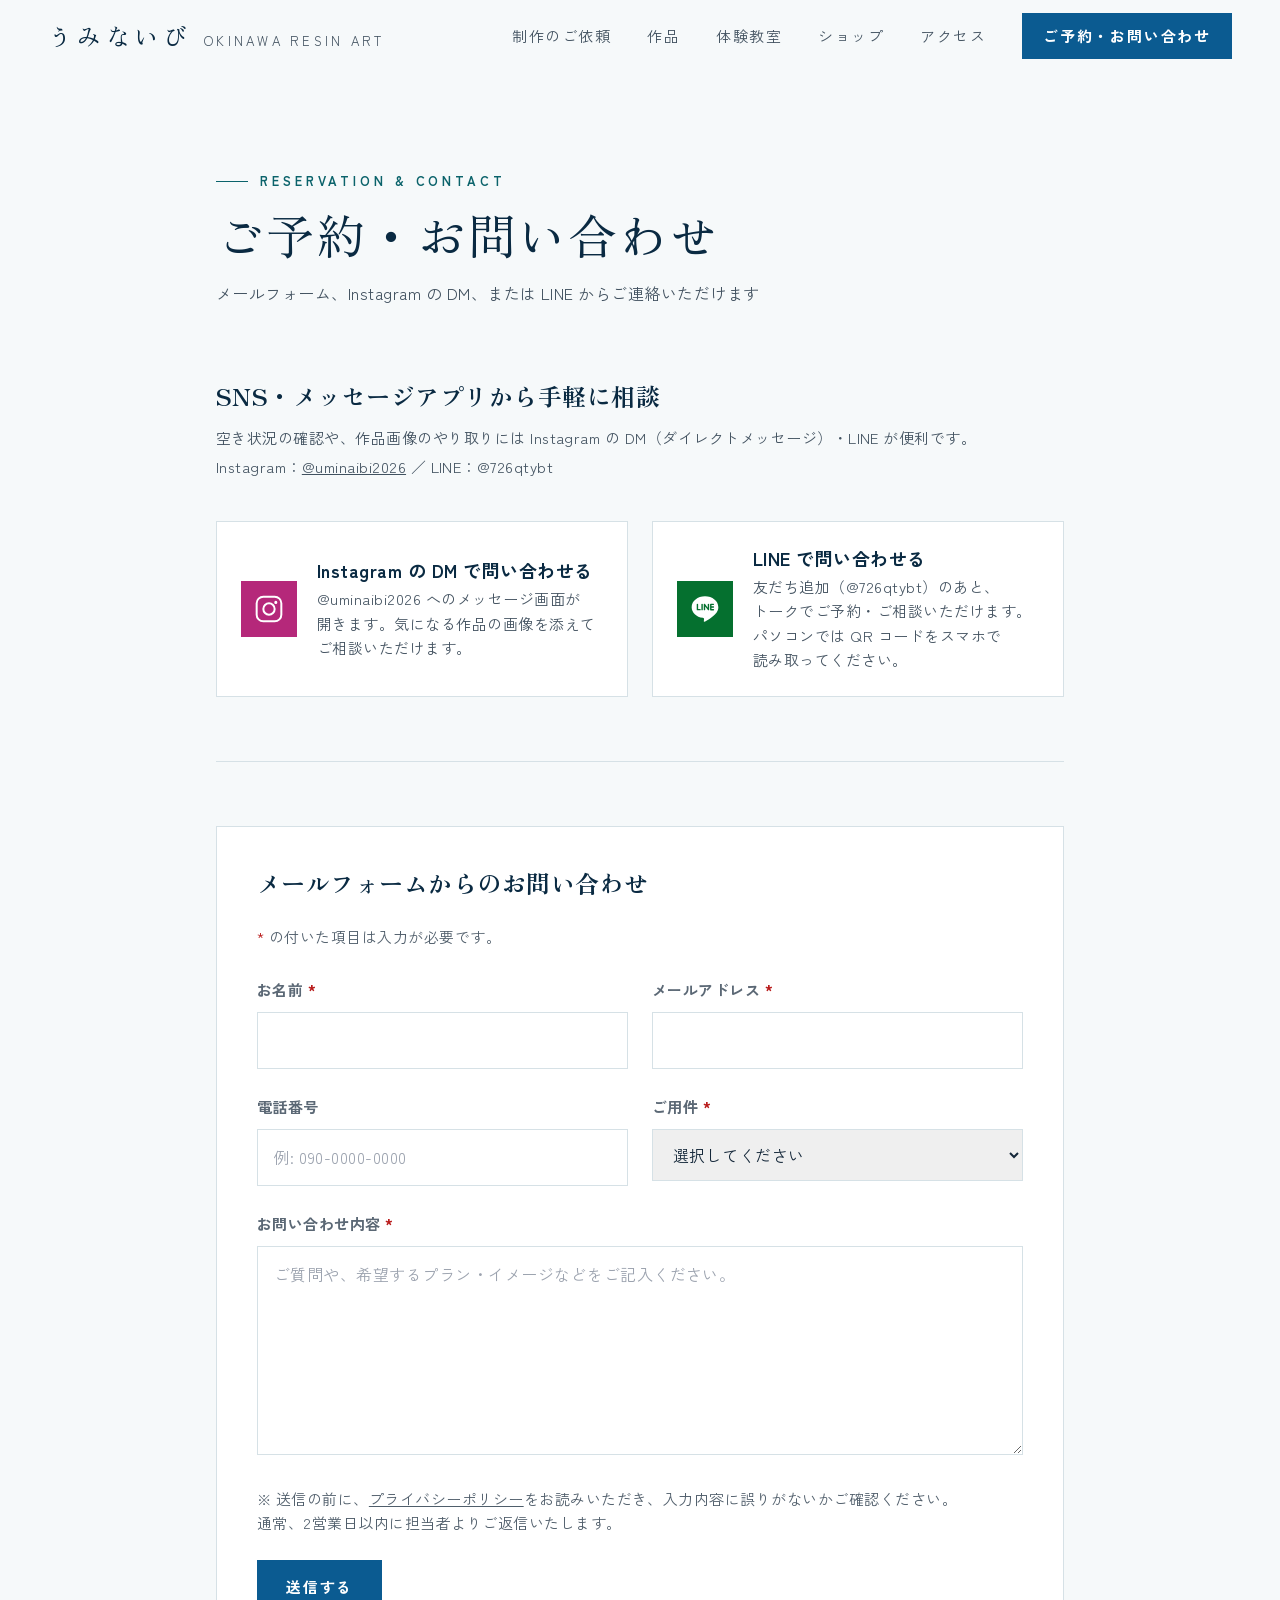
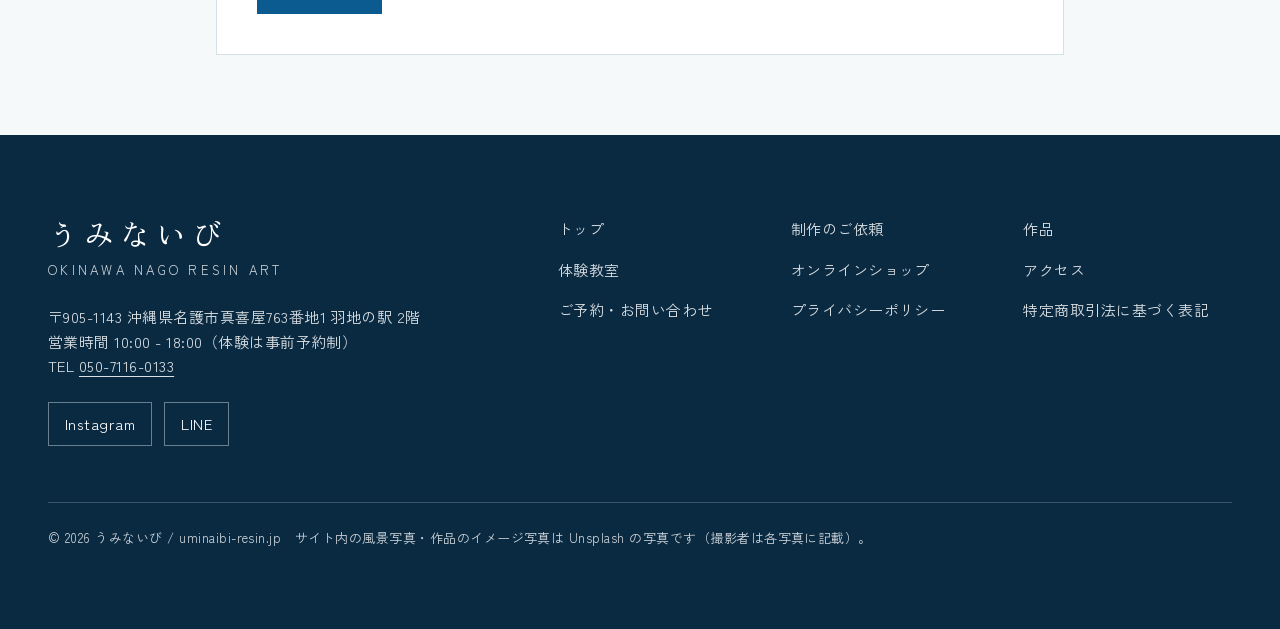
<file: site/contact.html>
<!DOCTYPE html>
<html lang="ja">
<head>
  <script>document.documentElement.classList.add('js')</script>
  <meta charset="UTF-8">
  <meta name="viewport" content="width=device-width, initial-scale=1.0">
  <title>ご予約・お問い合わせ（レジンアート体験・制作のご依頼） | うみないび | 沖縄県名護市</title>
  <meta name="description" content="沖縄県名護市のレジンアートショップ「うみないび」のお問い合わせ・ご予約ページです。体験ワークショップのご予約、オーダーメイドのご相談など、メールフォーム・Instagram の DM・LINE から受け付けております。">
  <link rel="canonical" href="https://uminaibi-resin.jp/contact.html">
  <meta property="og:type" content="website">
  <meta property="og:url" content="https://uminaibi-resin.jp/contact.html">
  <meta property="og:title" content="ご予約・お問い合わせ（レジンアート体験・制作のご依頼） | うみないび | 沖縄県名護市">
  <meta property="og:description" content="沖縄県名護市のレジンアートショップ「うみないび」のお問い合わせ・ご予約ページです。体験ワークショップのご予約、オーダーメイドのご相談など、メールフォーム・Instagram の DM・LINE から受け付けております。">
  <meta property="og:image" content="https://uminaibi-resin.jp/ogp.jpg">
  <meta property="og:locale" content="ja_JP">
  <meta property="og:site_name" content="うみないび">
  <meta name="twitter:card" content="summary_large_image">
  <meta name="theme-color" content="#f6f9fa">
  <!-- Tailwind（CSS ファイル。作り直しは bin/build-css.sh）と共通の CSS -->
  <link rel="stylesheet" href="css/tailwind.css?v=20261104-1">
  <link rel="stylesheet" href="css/style.css?v=20261104-1">
  <script type="application/ld+json">
{
  "@context": "https://schema.org",
  "@type": "BreadcrumbList",
  "itemListElement": [
    {
      "@type": "ListItem",
      "position": 1,
      "name": "トップ",
      "item": "https://uminaibi-resin.jp/"
    },
    {
      "@type": "ListItem",
      "position": 2,
      "name": "ご予約・お問い合わせ",
      "item": "https://uminaibi-resin.jp/contact.html"
    }
  ]
}
  </script>
</head>
<body class="bg-sand text-ink antialiased">

  <a href="#main" class="sr-only focus:not-sr-only focus:fixed focus:left-3 focus:top-3 focus:z-[60] focus:bg-white focus:px-4 focus:py-2 focus:text-ocean-deep">本文へ移動</a>

  <!-- ヘッダー（2026-10-28 リビルド：いつも白い地。メニューは5つ＋予約） -->
  <header id="site-header" class="fixed inset-x-0 top-0 z-50 bg-sand/95 backdrop-blur transition-shadow">
    <div class="mx-auto flex h-16 max-w-7xl items-center justify-between px-5 sm:h-[4.5rem] sm:px-8 lg:px-12">
      <a href="index.html" class="flex items-baseline gap-3">
        <span class="font-serif-jp text-2xl tracking-[0.2em] text-ocean-deep">うみないび</span>
        <span class="hidden text-xs tracking-[0.25em] text-ink/80 sm:inline">OKINAWA RESIN ART</span>
      </a>
      <nav aria-label="メインメニュー" class="hidden items-center gap-7 lg:flex xl:gap-9">
          <a href="index.html#order" class="text-sm tracking-widest text-ink/80 hover:text-ocean">制作のご依頼</a>
          <a href="index.html#works" class="text-sm tracking-widest text-ink/80 hover:text-ocean">作品</a>
          <a href="workshop.html" class="text-sm tracking-widest text-ink/80 hover:text-ocean">体験教室</a>
          <a href="/shop" class="text-sm tracking-widest text-ink/80 hover:text-ocean">ショップ</a>
          <a href="index.html#visit" class="text-sm tracking-widest text-ink/80 hover:text-ocean">アクセス</a>
          <a href="contact.html" class="btn !min-h-0 !px-5 !py-2 text-sm" aria-current="page">ご予約・お問い合わせ</a>
      </nav>
      <button id="menu-btn" type="button" aria-label="メニューを開く" aria-expanded="false" aria-controls="mobile-menu" class="relative z-50 -mr-2 flex h-11 w-11 flex-col items-center justify-center gap-1.5 text-ocean-deep lg:hidden">
        <span id="bar1" class="block h-px w-6 bg-current transition-all duration-300"></span>
        <span id="bar2" class="block h-px w-6 bg-current transition-all duration-300"></span>
        <span id="bar3" class="block h-px w-6 bg-current transition-all duration-300"></span>
      </button>
    </div>

    <!-- スマホのメニュー（画面いっぱい・白い地） -->
    <div id="mobile-menu" inert aria-label="メニュー" class="fixed inset-0 z-40 flex translate-x-full flex-col bg-sand px-6 pb-10 pt-24 transition-transform duration-500 lg:hidden">
      <nav aria-label="メニュー" class="flex flex-col border-t border-line">
        <a href="index.html#order" class="flex items-center justify-between border-b border-line py-4 font-serif-jp text-xl tracking-widest text-ocean-deep">制作のご依頼<span aria-hidden="true" class="text-ocean-light">→</span></a>
        <a href="index.html#works" class="flex items-center justify-between border-b border-line py-4 font-serif-jp text-xl tracking-widest text-ocean-deep">作品<span aria-hidden="true" class="text-ocean-light">→</span></a>
        <a href="workshop.html" class="flex items-center justify-between border-b border-line py-4 font-serif-jp text-xl tracking-widest text-ocean-deep">体験教室<span aria-hidden="true" class="text-ocean-light">→</span></a>
        <a href="/shop" class="flex items-center justify-between border-b border-line py-4 font-serif-jp text-xl tracking-widest text-ocean-deep">ショップ<span aria-hidden="true" class="text-ocean-light">→</span></a>
        <a href="index.html#visit" class="flex items-center justify-between border-b border-line py-4 font-serif-jp text-xl tracking-widest text-ocean-deep">アクセス<span aria-hidden="true" class="text-ocean-light">→</span></a>
      </nav>
      <a href="contact.html" class="btn mt-8 w-full">ご予約・お問い合わせ</a>
      <p class="mt-auto pt-8 text-sm text-ink/80">沖縄県名護市真喜屋763番地1 羽地の駅2階<br>10:00 - 18:00 ／ 050-7116-0133</p>
    </div>
  </header>

  <main id="main" tabindex="-1">
    <!-- ページの見出し（2026-10-28 リビルド：文字だけ） -->
    <section class="pb-10 pt-28 sm:pb-14 sm:pt-40">
      <div class="mx-auto max-w-4xl px-5 sm:px-6">
        <p class="eyebrow">Reservation & Contact</p>
        <h1 class="mt-4 font-serif-jp text-[2rem] leading-snug tracking-wider text-ocean-deep sm:text-5xl">ご予約・お問い合わせ</h1>
        <p class="mt-5 max-w-2xl text-sm text-ink/80 sm:text-base">メールフォーム、Instagram の DM、または LINE からご連絡いただけます</p>
      </div>
    </section>

    <!-- コンタクト手段 -->
    <section class="pb-14 pt-2 sm:pb-20 sm:pt-4">
      <div class="mx-auto max-w-4xl px-5 sm:px-6">
        
        <!-- SNS予約のご案内 -->
        <div class="reveal mb-10">
          <h2 class="font-serif-jp text-xl sm:text-2xl text-ocean-deep font-bold">SNS・メッセージアプリから手軽に相談</h2>
          <p class="mt-3 text-sm text-ink/80">空き状況の確認や、作品画像のやり取りには Instagram の DM（ダイレクトメッセージ）・LINE が便利です。<br class="hidden sm:inline">Instagram：<a href="https://www.instagram.com/uminaibi2026/" target="_blank" rel="noopener noreferrer" class="underline hover:text-ocean">@uminaibi2026<span class="sr-only">（新しいタブで開きます）</span></a> ／ LINE：@726qtybt</p>
        </div>

        <!-- Instagram DM（左）と LINE（右）（2026-10-26）。パソコンは横2つ・スマホは縦に、中央にそろえる -->
        <div class="mx-auto grid max-w-4xl gap-6 md:grid-cols-2">
          <!-- Instagram DM（@uminaibi2026 へのメッセージ画面が開く） -->
          <a href="https://ig.me/m/uminaibi2026" aria-label="Instagram の DM で問い合わせる（@uminaibi2026・新しいタブで開きます）" target="_blank" rel="noopener noreferrer" class="reveal flex items-center gap-5 border border-line bg-white p-6 text-ink transition-colors hover:border-ocean">
            <div class="flex h-14 w-14 shrink-0 items-center justify-center bg-[#b5287a] text-white">
              <svg aria-hidden="true" focusable="false" xmlns="http://www.w3.org/2000/svg" viewBox="0 0 24 24" fill="currentColor" class="h-8 w-8">
                <path d="M7.75 2h8.5A5.75 5.75 0 0 1 22 7.75v8.5A5.75 5.75 0 0 1 16.25 22h-8.5A5.75 5.75 0 0 1 2 16.25v-8.5A5.75 5.75 0 0 1 7.75 2zm0 1.5A4.25 4.25 0 0 0 3.5 7.75v8.5a4.25 4.25 0 0 0 4.25 4.25h8.5a4.25 4.25 0 0 0 4.25-4.25v-8.5a4.25 4.25 0 0 0-4.25-4.25h-8.5zM12 7a5 5 0 1 1 0 10 5 5 0 0 1 0-10zm0 1.5a3.5 3.5 0 1 0 0 7 3.5 3.5 0 0 0 0-7zm5.1-2.6a1.15 1.15 0 1 1 0 2.3 1.15 1.15 0 0 1 0-2.3z"/>
              </svg>
            </div>
            <div>
              <h3 class="font-bold text-lg leading-snug text-ocean-deep">Instagram の DM で問い合わせる</h3>
              <p class="text-sm text-ink/80 mt-1 leading-relaxed">@uminaibi2026 へのメッセージ画面が開きます。気になる作品の画像を添えてご相談いただけます。</p>
            </div>
          </a>

          <!-- LINE（@726qtybt。スマホは LINE アプリ、パソコンは QR コードが開く） -->
          <a href="https://line.me/R/ti/p/@726qtybt" aria-label="LINE で問い合わせる（@726qtybt・新しいタブで開きます）" target="_blank" rel="noopener noreferrer" class="reveal flex items-center gap-5 border border-line bg-white p-6 text-ink transition-colors hover:border-ocean">
            <div class="flex h-14 w-14 shrink-0 items-center justify-center bg-[#05702f] text-white">
              <svg aria-hidden="true" focusable="false" xmlns="http://www.w3.org/2000/svg" viewBox="0 0 24 24" fill="currentColor" class="h-8 w-8"><path d="M12 2.5C6.48 2.5 2 6.13 2 10.6c0 4 3.55 7.36 8.35 8 .33.07.77.22.88.5.1.25.07.65.03.9l-.14.86c-.04.25-.2 1 .88.54 1.08-.45 5.82-3.43 7.94-5.87C21.4 13.92 22 12.33 22 10.6 22 6.13 17.52 2.5 12 2.5zM8.3 13.02H6.32a.53.53 0 0 1-.53-.53V8.53a.53.53 0 1 1 1.06 0v3.43H8.3a.53.53 0 1 1 0 1.06zm2.05-.53a.53.53 0 1 1-1.06 0V8.53a.53.53 0 1 1 1.06 0zm4.77 0a.53.53 0 0 1-.95.32l-2.03-2.76v2.44a.53.53 0 1 1-1.06 0V8.53a.53.53 0 0 1 .95-.32l2.03 2.76V8.53a.53.53 0 1 1 1.06 0zm3.2-2.51a.53.53 0 1 1 0 1.06h-1.45v.94h1.45a.53.53 0 1 1 0 1.06h-1.98a.53.53 0 0 1-.53-.53V8.53c0-.29.24-.53.53-.53h1.98a.53.53 0 1 1 0 1.06h-1.45v.92z"/></svg>
            </div>
            <div>
              <h3 class="font-bold text-lg leading-snug text-ocean-deep">LINE で問い合わせる</h3>
              <p class="text-sm text-ink/80 mt-1 leading-relaxed">友だち追加（@726qtybt）のあと、トークでご予約・ご相談いただけます。パソコンでは QR コードをスマホで読み取ってください。</p>
            </div>
          </a>
        </div>

        <div class="my-16 border-t border-line"></div>

        <!-- お問い合わせフォーム -->
        <div class="reveal bg-white p-6 sm:p-10 border border-line">
          <h2 class="font-serif-jp text-xl font-bold mb-6 text-ocean-deep sm:text-2xl">メールフォームからのお問い合わせ</h2>
          
          <!-- フォーム -->
          <p class="text-sm text-ink/75 mb-4"><span class="text-red-700" aria-hidden="true">*</span> の付いた項目は入力が必要です。</p>
          <form id="contact-form" class="space-y-6" action="contact.php" method="post" novalidate>
            <!-- おとり欄（人には見えない。機械の送信よけ） -->
            <div aria-hidden="true" style="position:absolute;left:-9999px;width:1px;height:1px;overflow:hidden;">
              <label for="website">この欄は空のままにしてください</label>
              <input id="website" name="website" type="text" tabindex="-1" autocomplete="off">
            </div>
            <div class="grid gap-6 sm:grid-cols-2">
              <div>
                <label for="name" class="block text-sm font-bold text-ink/70 mb-2">お名前 <span class="text-red-700" aria-hidden="true">*</span><span class="sr-only">（必須）</span></label>
                <input id="name" name="name" type="text" required maxlength="60" autocomplete="name" class="w-full border border-line px-4 py-3 text-base focus:border-ocean focus:outline-none focus:ring-1 focus:ring-ocean">
              </div>
              <div>
                <label for="email" class="block text-sm font-bold text-ink/70 mb-2">メールアドレス <span class="text-red-700" aria-hidden="true">*</span><span class="sr-only">（必須）</span></label>
                <input id="email" name="email" type="email" required maxlength="200" autocomplete="email" class="w-full border border-line px-4 py-3 text-base focus:border-ocean focus:outline-none focus:ring-1 focus:ring-ocean">
              </div>
            </div>

            <div class="grid gap-6 sm:grid-cols-2">
              <div>
                <label for="tel" class="block text-sm font-bold text-ink/70 mb-2">電話番号</label>
                <input id="tel" name="tel" type="tel" maxlength="30" autocomplete="tel" class="w-full border border-line px-4 py-3 text-base focus:border-ocean focus:outline-none focus:ring-1 focus:ring-ocean" placeholder="例: 090-0000-0000">
              </div>
              <div>
                <label id="subject-label" for="subject" class="block text-sm font-bold text-ink/70 mb-2">ご用件 <span class="text-red-700" aria-hidden="true">*</span><span class="sr-only">（必須）</span></label>
                <select id="subject" name="subject" required class="w-full border border-line px-4 py-3 text-base focus:border-ocean focus:outline-none focus:ring-1 focus:ring-ocean">
                  <option value="">選択してください</option>
                  <option value="workshop">体験教室のご予約について</option>
                  <option value="order">オーダーメイドのご相談</option>
                  <option value="other">その他お問い合わせ</option>
                </select>
              </div>
            </div>

            <!-- 体験予約の場合の日時指定（初期は非表示、または任意） -->
            <div id="reservation-details" class="hidden p-5 border border-line space-y-4">
              <p class="text-sm font-bold text-ocean">【体験教室ご希望の方へ】</p>
              <div class="grid gap-4 sm:grid-cols-2">
                <div>
                  <label for="reserve-date" class="block text-sm font-bold text-ink/75 mb-1">第一希望日時 <span class="text-red-700" aria-hidden="true">*</span><span class="sr-only">（必須）</span></label>
                  <input id="reserve-date" name="reserve_date" type="text" maxlength="100" class="w-full border border-line bg-white px-3 py-2 text-base focus:outline-none focus:border-ocean" placeholder="例: 8月20日 13:00頃">
                </div>
                <div>
                  <label for="reserve-count" class="block text-sm font-bold text-ink/75 mb-1">参加人数 <span class="text-red-700" aria-hidden="true">*</span><span class="sr-only">（必須）</span></label>
                  <input id="reserve-count" name="reserve_count" type="number" min="1" max="10" class="w-full border border-line bg-white px-3 py-2 text-base focus:outline-none focus:border-ocean" placeholder="人数を入力してください">
                </div>
              </div>
            </div>

            <div>
              <label for="message" class="block text-sm font-bold text-ink/70 mb-2">お問い合わせ内容 <span class="text-red-700" aria-hidden="true">*</span><span class="sr-only">（必須）</span></label>
              <textarea id="message" name="message" required maxlength="4000" rows="6" class="w-full border border-line px-4 py-3 text-base focus:border-ocean focus:outline-none focus:ring-1 focus:ring-ocean" placeholder="ご質問や、希望するプラン・イメージなどをご記入ください。"></textarea>
            </div>

            <p class="text-sm text-ink/75 leading-relaxed">
              ※ 送信の前に、<a href="privacy.html" class="underline hover:text-ocean" target="_blank" rel="noopener">プライバシーポリシー<span class="sr-only">（新しいタブで開きます）</span></a>をお読みいただき、入力内容に誤りがないかご確認ください。<br>
              通常、2営業日以内に担当者よりご返信いたします。
            </p>

            <div>
              <p id="form-error" role="alert" class="hidden whitespace-pre-line bg-red-50 border border-red-200 px-4 py-3 text-sm text-red-700 text-left mb-4"></p>
              <button id="contact-submit" type="submit" class="btn disabled:opacity-60 disabled:cursor-wait cursor-pointer">送信する</button>
            </div>
          </form>
        </div>

      </div>
    </section>
  </main>

  <!-- 送信完了のダイアログ -->
  <div id="success-modal" role="dialog" aria-modal="true" aria-labelledby="success-title" class="fixed inset-0 z-[100] hidden items-center justify-center bg-black/75 p-6 transition-opacity">
    <div class="w-full max-w-sm bg-white p-6 sm:p-8 text-center space-y-4 border border-line">
      <div class="h-16 w-14 mx-auto text-emerald bg-emerald/10 flex items-center justify-center">
        <svg aria-hidden="true" focusable="false" xmlns="http://www.w3.org/2000/svg" fill="none" viewBox="0 0 24 24" stroke-width="2" stroke="currentColor" class="w-8 h-8">
          <path stroke-linecap="round" stroke-linejoin="round" d="M4.5 12.75l6 6 9-13.5" />
        </svg>
      </div>
      <h3 id="success-title" class="font-serif-jp text-lg text-ocean-deep font-bold">メッセージが送信されました</h3>
      <p class="text-sm text-ink/80 leading-relaxed">
        お問い合わせありがとうございます。入力いただいたメールアドレス宛に自動返信メールを送信しました。内容を確認後、2営業日以内に折り返しご連絡いたします。
      </p>
      <button id="success-modal-close" data-dialog-close type="button" class="inline-block w-full py-3 bg-ocean-deep text-white font-bold text-sm tracking-wider hover:bg-ocean transition-colors cursor-pointer">閉じる</button>
    </div>
  </div>


  <!-- フッター -->
  <footer class="bg-ocean-deep text-white">
    <div class="mx-auto max-w-7xl px-5 py-14 sm:px-8 sm:py-20 lg:px-12">
      <div class="grid gap-10 md:grid-cols-12">
        <div class="md:col-span-5">
          <p class="font-serif-jp text-3xl tracking-[0.2em]">うみないび</p>
          <p class="mt-2 text-xs tracking-[0.25em] text-white/80">OKINAWA NAGO RESIN ART</p>
          <address class="mt-6 text-sm not-italic leading-relaxed text-white/85">
            〒905-1143 沖縄県名護市真喜屋763番地1 羽地の駅 2階<br>
            営業時間 10:00 - 18:00（体験は事前予約制）<br>
            TEL <a href="tel:05071160133" class="underline underline-offset-4">050-7116-0133</a>
          </address>
          <div class="mt-6 flex gap-3">
            <a href="https://www.instagram.com/uminaibi2026/" target="_blank" rel="noopener noreferrer" class="inline-flex min-h-11 items-center border border-white/40 px-4 text-sm hover:bg-white hover:text-ocean-deep">Instagram<span class="sr-only">（@uminaibi2026・新しいタブで開きます）</span></a>
            <a href="https://line.me/R/ti/p/@726qtybt" target="_blank" rel="noopener noreferrer" class="inline-flex min-h-11 items-center border border-white/40 px-4 text-sm hover:bg-white hover:text-ocean-deep">LINE<span class="sr-only">（@726qtybt・新しいタブで開きます）</span></a>
          </div>
        </div>
        <nav aria-label="サイトマップ" class="md:col-span-7">
          <ul class="grid grid-cols-2 gap-x-6 gap-y-3 text-sm text-white/85 sm:grid-cols-3">
            <li><a href="index.html" class="hover:text-white hover:underline">トップ</a></li>
            <li><a href="index.html#order" class="hover:text-white hover:underline">制作のご依頼</a></li>
            <li><a href="index.html#works" class="hover:text-white hover:underline">作品</a></li>
            <li><a href="workshop.html" class="hover:text-white hover:underline">体験教室</a></li>
            <li><a href="/shop" class="hover:text-white hover:underline">オンラインショップ</a></li>
            <li><a href="index.html#visit" class="hover:text-white hover:underline">アクセス</a></li>
            <li><a href="contact.html" class="hover:text-white hover:underline">ご予約・お問い合わせ</a></li>
            <li><a href="privacy.html" class="hover:text-white hover:underline">プライバシーポリシー</a></li>
            <li><a href="tokushoho.html" class="hover:text-white hover:underline">特定商取引法に基づく表記</a></li>
          </ul>
        </nav>
      </div>
      <p class="mt-14 border-t border-white/20 pt-6 text-xs leading-relaxed text-white/80">
        &copy; <span id="current-year">2026</span> うみないび / uminaibi-resin.jp　サイト内の風景写真・作品のイメージ写真は Unsplash の写真です（撮影者は各写真に記載）。
      </p>
    </div>
  </footer>

  <script src="js/main.js?v=20261104-1"></script>
  <script>
    document.getElementById('current-year').textContent = new Date().getFullYear();

    // ご用件が「体験教室のご予約について」になったら日時指定欄を表示するインタラクティブ機能
    const subjectSelect = document.getElementById('subject');
    const reservationBlock = document.getElementById('reservation-details');
    const reserveDateInput = document.getElementById('reserve-date');

    subjectSelect.addEventListener('change', () => {
      if (subjectSelect.value === 'workshop') {
        reservationBlock.classList.remove('hidden');
        reserveDateInput.setAttribute('required', 'required');
        document.getElementById('reserve-count').setAttribute('required', 'required');
      } else {
        reservationBlock.classList.add('hidden');
        reserveDateInput.removeAttribute('required');
        document.getElementById('reserve-count').removeAttribute('required');
      }
    });

    // フォーム送信（contact.php がお店へメールを送る。2026-10-26 擬似送信から本物に）
    const contactForm = document.getElementById('contact-form');
    const successModal = document.getElementById('success-modal');
    const successCloseBtn = document.getElementById('success-modal-close');
    const submitBtn = document.getElementById('contact-submit');
    const formError = document.getElementById('form-error');

    const showError = (msg) => {
      formError.textContent = msg;
      formError.classList.remove('hidden');
      formError.scrollIntoView({ block: 'center' });
    };

    contactForm.addEventListener('submit', async (e) => {
      e.preventDefault();
      formError.classList.add('hidden');
      // ブラウザの入力チェック（必須・メール形式）を先に通す
      if (!contactForm.reportValidity()) return;

      submitBtn.disabled = true;
      const label = submitBtn.textContent;
      submitBtn.textContent = '送信中…';
      try {
        const res = await fetch('contact.php', { method: 'POST', body: new FormData(contactForm) });
        const data = await res.json().catch(() => ({}));
        if (!res.ok || !data.ok) {
          showError(data.message || '送信できませんでした。お手数ですが、お電話（050-7116-0133）・メール（info@uminaibi-resin.jp）でご連絡ください。');
          return;
        }
        // 送れたときだけ「送信しました」を出す
        contactForm.reset();
        window.uminaibiDialog.open(successModal, submitBtn);
        reservationBlock.classList.add('hidden');
      } catch (err) {
        showError('通信できませんでした。電波の良いところで、もう一度お試しください。');
      } finally {
        submitBtn.disabled = false;
        submitBtn.textContent = label;
      }
    });

    successCloseBtn.addEventListener('click', () => window.uminaibiDialog.close(successModal));
  </script>
</body>
</html>
</file>
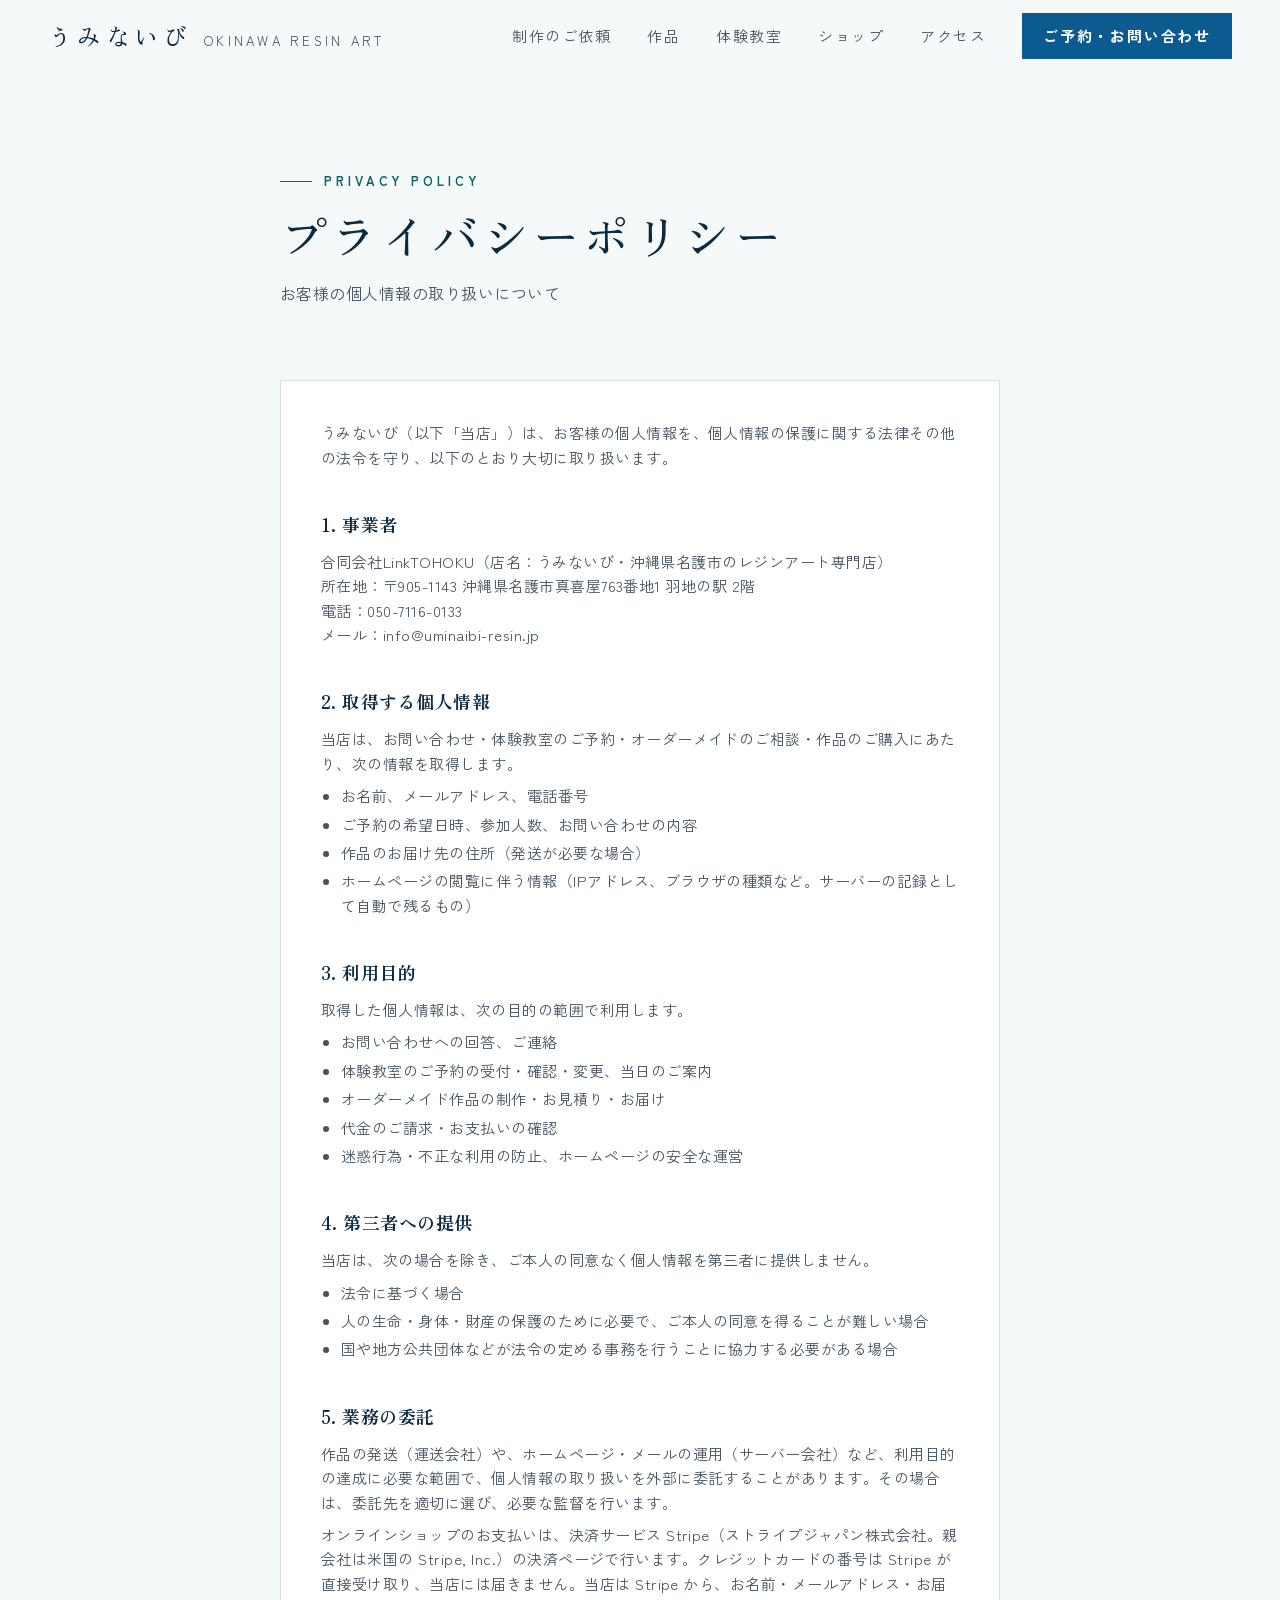
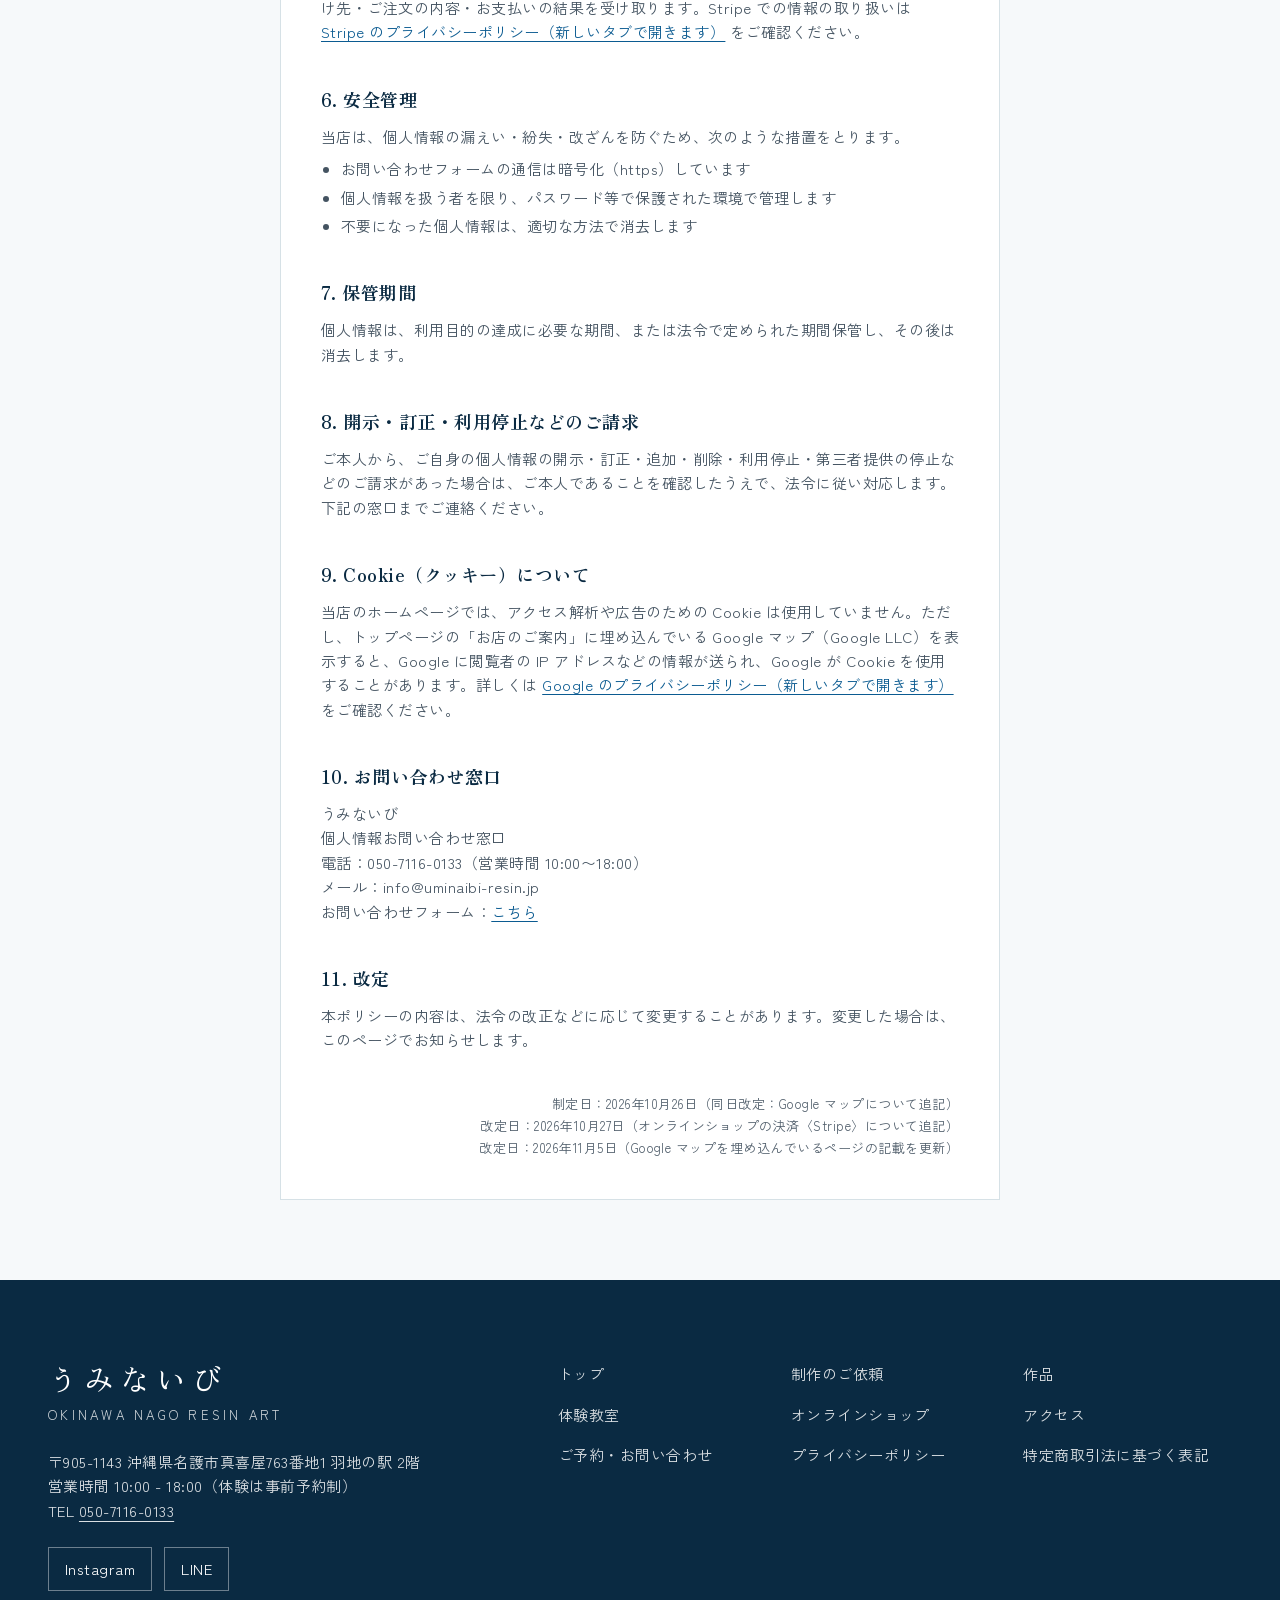
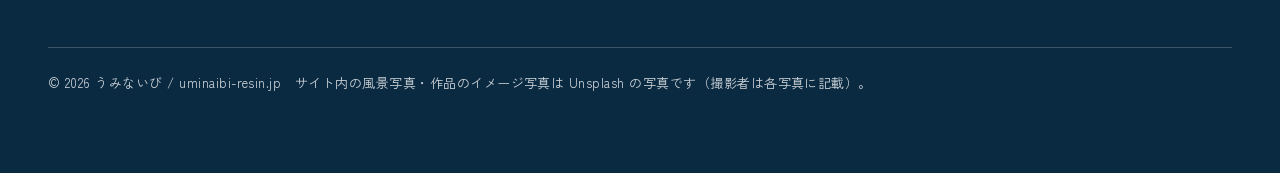
<file: site/privacy.html>
<!DOCTYPE html>
<html lang="ja">
<head>
  <script>document.documentElement.classList.add('js')</script>
  <meta charset="UTF-8">
  <meta name="viewport" content="width=device-width, initial-scale=1.0">
  <title>プライバシーポリシー | うみないび | 沖縄県名護市のレジンアート専門店</title>
  <meta name="description" content="沖縄県名護市のレジンアート専門店「うみないび」の個人情報の取り扱い（プライバシーポリシー）です。">
  <link rel="canonical" href="https://uminaibi-resin.jp/privacy.html">
  <meta property="og:type" content="website">
  <meta property="og:url" content="https://uminaibi-resin.jp/privacy.html">
  <meta property="og:title" content="プライバシーポリシー | うみないび | 沖縄県名護市のレジンアート専門店">
  <meta property="og:description" content="沖縄県名護市のレジンアート専門店「うみないび」の個人情報の取り扱い（プライバシーポリシー）です。">
  <meta property="og:image" content="https://uminaibi-resin.jp/ogp.jpg">
  <meta property="og:locale" content="ja_JP">
  <meta property="og:site_name" content="うみないび">
  <meta name="twitter:card" content="summary_large_image">
  <meta name="theme-color" content="#f6f9fa">
  <!-- Tailwind（CSS ファイル。作り直しは bin/build-css.sh）と共通の CSS -->
  <link rel="stylesheet" href="css/tailwind.css?v=20261104-1">
  <link rel="stylesheet" href="css/style.css?v=20261104-1">
  <script type="application/ld+json">
{
  "@context": "https://schema.org",
  "@type": "BreadcrumbList",
  "itemListElement": [
    {
      "@type": "ListItem",
      "position": 1,
      "name": "トップ",
      "item": "https://uminaibi-resin.jp/"
    },
    {
      "@type": "ListItem",
      "position": 2,
      "name": "プライバシーポリシー",
      "item": "https://uminaibi-resin.jp/privacy.html"
    }
  ]
}
  </script>
</head>
<body class="bg-sand text-ink antialiased">

  <a href="#main" class="sr-only focus:not-sr-only focus:fixed focus:left-3 focus:top-3 focus:z-[60] focus:bg-white focus:px-4 focus:py-2 focus:text-ocean-deep">本文へ移動</a>

  <!-- ヘッダー（2026-10-28 リビルド：いつも白い地。メニューは5つ＋予約） -->
  <header id="site-header" class="fixed inset-x-0 top-0 z-50 bg-sand/95 backdrop-blur transition-shadow">
    <div class="mx-auto flex h-16 max-w-7xl items-center justify-between px-5 sm:h-[4.5rem] sm:px-8 lg:px-12">
      <a href="index.html" class="flex items-baseline gap-3">
        <span class="font-serif-jp text-2xl tracking-[0.2em] text-ocean-deep">うみないび</span>
        <span class="hidden text-xs tracking-[0.25em] text-ink/80 sm:inline">OKINAWA RESIN ART</span>
      </a>
      <nav aria-label="メインメニュー" class="hidden items-center gap-7 lg:flex xl:gap-9">
          <a href="index.html#order" class="text-sm tracking-widest text-ink/80 hover:text-ocean">制作のご依頼</a>
          <a href="index.html#works" class="text-sm tracking-widest text-ink/80 hover:text-ocean">作品</a>
          <a href="workshop.html" class="text-sm tracking-widest text-ink/80 hover:text-ocean">体験教室</a>
          <a href="/shop" class="text-sm tracking-widest text-ink/80 hover:text-ocean">ショップ</a>
          <a href="index.html#visit" class="text-sm tracking-widest text-ink/80 hover:text-ocean">アクセス</a>
          <a href="contact.html" class="btn !min-h-0 !px-5 !py-2 text-sm">ご予約・お問い合わせ</a>
      </nav>
      <button id="menu-btn" type="button" aria-label="メニューを開く" aria-expanded="false" aria-controls="mobile-menu" class="relative z-50 -mr-2 flex h-11 w-11 flex-col items-center justify-center gap-1.5 text-ocean-deep lg:hidden">
        <span id="bar1" class="block h-px w-6 bg-current transition-all duration-300"></span>
        <span id="bar2" class="block h-px w-6 bg-current transition-all duration-300"></span>
        <span id="bar3" class="block h-px w-6 bg-current transition-all duration-300"></span>
      </button>
    </div>

    <!-- スマホのメニュー（画面いっぱい・白い地） -->
    <div id="mobile-menu" inert aria-label="メニュー" class="fixed inset-0 z-40 flex translate-x-full flex-col bg-sand px-6 pb-10 pt-24 transition-transform duration-500 lg:hidden">
      <nav aria-label="メニュー" class="flex flex-col border-t border-line">
        <a href="index.html#order" class="flex items-center justify-between border-b border-line py-4 font-serif-jp text-xl tracking-widest text-ocean-deep">制作のご依頼<span aria-hidden="true" class="text-ocean-light">→</span></a>
        <a href="index.html#works" class="flex items-center justify-between border-b border-line py-4 font-serif-jp text-xl tracking-widest text-ocean-deep">作品<span aria-hidden="true" class="text-ocean-light">→</span></a>
        <a href="workshop.html" class="flex items-center justify-between border-b border-line py-4 font-serif-jp text-xl tracking-widest text-ocean-deep">体験教室<span aria-hidden="true" class="text-ocean-light">→</span></a>
        <a href="/shop" class="flex items-center justify-between border-b border-line py-4 font-serif-jp text-xl tracking-widest text-ocean-deep">ショップ<span aria-hidden="true" class="text-ocean-light">→</span></a>
        <a href="index.html#visit" class="flex items-center justify-between border-b border-line py-4 font-serif-jp text-xl tracking-widest text-ocean-deep">アクセス<span aria-hidden="true" class="text-ocean-light">→</span></a>
      </nav>
      <a href="contact.html" class="btn mt-8 w-full">ご予約・お問い合わせ</a>
      <p class="mt-auto pt-8 text-sm text-ink/80">沖縄県名護市真喜屋763番地1 羽地の駅2階<br>10:00 - 18:00 ／ 050-7116-0133</p>
    </div>
  </header>

  <main id="main" tabindex="-1">
    <!-- ページの見出し（2026-10-28 リビルド：文字だけ） -->
    <section class="pb-10 pt-28 sm:pb-14 sm:pt-40">
      <div class="mx-auto max-w-3xl px-5 sm:px-6">
        <p class="eyebrow">Privacy Policy</p>
        <h1 class="mt-4 font-serif-jp text-[2rem] leading-snug tracking-wider text-ocean-deep sm:text-5xl">プライバシーポリシー</h1>
        <p class="mt-5 max-w-2xl text-sm text-ink/80 sm:text-base">お客様の個人情報の取り扱いについて</p>
      </div>
    </section>

    <!-- プライバシーポリシー本文 -->
    <section class="pb-14 pt-2 sm:pb-20 sm:pt-4">
      <div class="mx-auto max-w-3xl px-5 sm:px-6">
        <div class="reveal bg-white p-6 sm:p-10 space-y-10 text-sm leading-relaxed text-ink/80 border border-line">
          <p>うみないび（以下「当店」）は、お客様の個人情報を、個人情報の保護に関する法律その他の法令を守り、以下のとおり大切に取り扱います。</p>
          <div>
            <h2 class="font-serif-jp text-lg font-bold text-ocean-deep mb-3">1. 事業者</h2>
            <p class="mb-2">合同会社LinkTOHOKU（店名：うみないび・沖縄県名護市のレジンアート専門店）<br>所在地：〒905-1143 沖縄県名護市真喜屋763番地1 羽地の駅 2階<br>電話：050-7116-0133<br>メール：info@uminaibi-resin.jp</p>
          </div>
          <div>
            <h2 class="font-serif-jp text-lg font-bold text-ocean-deep mb-3">2. 取得する個人情報</h2>
            <p class="mb-2">当店は、お問い合わせ・体験教室のご予約・オーダーメイドのご相談・作品のご購入にあたり、次の情報を取得します。</p>
            <ul class="list-disc pl-5 space-y-1"><li>お名前、メールアドレス、電話番号</li><li>ご予約の希望日時、参加人数、お問い合わせの内容</li><li>作品のお届け先の住所（発送が必要な場合）</li><li>ホームページの閲覧に伴う情報（IPアドレス、ブラウザの種類など。サーバーの記録として自動で残るもの）</li></ul>
          </div>
          <div>
            <h2 class="font-serif-jp text-lg font-bold text-ocean-deep mb-3">3. 利用目的</h2>
            <p class="mb-2">取得した個人情報は、次の目的の範囲で利用します。</p>
            <ul class="list-disc pl-5 space-y-1"><li>お問い合わせへの回答、ご連絡</li><li>体験教室のご予約の受付・確認・変更、当日のご案内</li><li>オーダーメイド作品の制作・お見積り・お届け</li><li>代金のご請求・お支払いの確認</li><li>迷惑行為・不正な利用の防止、ホームページの安全な運営</li></ul>
          </div>
          <div>
            <h2 class="font-serif-jp text-lg font-bold text-ocean-deep mb-3">4. 第三者への提供</h2>
            <p class="mb-2">当店は、次の場合を除き、ご本人の同意なく個人情報を第三者に提供しません。</p>
            <ul class="list-disc pl-5 space-y-1"><li>法令に基づく場合</li><li>人の生命・身体・財産の保護のために必要で、ご本人の同意を得ることが難しい場合</li><li>国や地方公共団体などが法令の定める事務を行うことに協力する必要がある場合</li></ul>
          </div>
          <div>
            <h2 class="font-serif-jp text-lg font-bold text-ocean-deep mb-3">5. 業務の委託</h2>
            <p class="mb-2">作品の発送（運送会社）や、ホームページ・メールの運用（サーバー会社）など、利用目的の達成に必要な範囲で、個人情報の取り扱いを外部に委託することがあります。その場合は、委託先を適切に選び、必要な監督を行います。</p>
            <p class="mb-2">オンラインショップのお支払いは、決済サービス Stripe（ストライプジャパン株式会社。親会社は米国の Stripe, Inc.）の決済ページで行います。クレジットカードの番号は Stripe が直接受け取り、当店には届きません。当店は Stripe から、お名前・メールアドレス・お届け先・ご注文の内容・お支払いの結果を受け取ります。Stripe での情報の取り扱いは <a href="https://stripe.com/jp/privacy" class="text-link" target="_blank" rel="noopener noreferrer">Stripe のプライバシーポリシー（新しいタブで開きます）</a> をご確認ください。</p>
          </div>
          <div>
            <h2 class="font-serif-jp text-lg font-bold text-ocean-deep mb-3">6. 安全管理</h2>
            <p class="mb-2">当店は、個人情報の漏えい・紛失・改ざんを防ぐため、次のような措置をとります。</p>
            <ul class="list-disc pl-5 space-y-1"><li>お問い合わせフォームの通信は暗号化（https）しています</li><li>個人情報を扱う者を限り、パスワード等で保護された環境で管理します</li><li>不要になった個人情報は、適切な方法で消去します</li></ul>
          </div>
          <div>
            <h2 class="font-serif-jp text-lg font-bold text-ocean-deep mb-3">7. 保管期間</h2>
            <p class="mb-2">個人情報は、利用目的の達成に必要な期間、または法令で定められた期間保管し、その後は消去します。</p>
          </div>
          <div>
            <h2 class="font-serif-jp text-lg font-bold text-ocean-deep mb-3">8. 開示・訂正・利用停止などのご請求</h2>
            <p class="mb-2">ご本人から、ご自身の個人情報の開示・訂正・追加・削除・利用停止・第三者提供の停止などのご請求があった場合は、ご本人であることを確認したうえで、法令に従い対応します。下記の窓口までご連絡ください。</p>
          </div>
          <div>
            <h2 class="font-serif-jp text-lg font-bold text-ocean-deep mb-3">9. Cookie（クッキー）について</h2>
            <p class="mb-2">当店のホームページでは、アクセス解析や広告のための Cookie は使用していません。ただし、トップページの「お店のご案内」に埋め込んでいる Google マップ（Google LLC）を表示すると、Google に閲覧者の IP アドレスなどの情報が送られ、Google が Cookie を使用することがあります。詳しくは <a href="https://policies.google.com/privacy?hl=ja" class="text-link" target="_blank" rel="noopener noreferrer">Google のプライバシーポリシー（新しいタブで開きます）</a> をご確認ください。</p>
          </div>
          <div>
            <h2 class="font-serif-jp text-lg font-bold text-ocean-deep mb-3">10. お問い合わせ窓口</h2>
            <p class="mb-2">うみないび<br>個人情報お問い合わせ窓口<br>電話：050-7116-0133（営業時間 10:00〜18:00）<br>メール：info@uminaibi-resin.jp<br>お問い合わせフォーム：<a href="contact.html" class="text-link">こちら</a></p>
          </div>
          <div>
            <h2 class="font-serif-jp text-lg font-bold text-ocean-deep mb-3">11. 改定</h2>
            <p class="mb-2">本ポリシーの内容は、法令の改正などに応じて変更することがあります。変更した場合は、このページでお知らせします。</p>
          </div>
          <p class="text-right text-xs text-ink/75">制定日：2026年10月26日（同日改定：Google マップについて追記）<br>改定日：2026年10月27日（オンラインショップの決済〈Stripe〉について追記）<br>改定日：2026年11月5日（Google マップを埋め込んでいるページの記載を更新）</p>
        </div>
      </div>
    </section>

  </main>


  <!-- フッター -->
  <footer class="bg-ocean-deep text-white">
    <div class="mx-auto max-w-7xl px-5 py-14 sm:px-8 sm:py-20 lg:px-12">
      <div class="grid gap-10 md:grid-cols-12">
        <div class="md:col-span-5">
          <p class="font-serif-jp text-3xl tracking-[0.2em]">うみないび</p>
          <p class="mt-2 text-xs tracking-[0.25em] text-white/80">OKINAWA NAGO RESIN ART</p>
          <address class="mt-6 text-sm not-italic leading-relaxed text-white/85">
            〒905-1143 沖縄県名護市真喜屋763番地1 羽地の駅 2階<br>
            営業時間 10:00 - 18:00（体験は事前予約制）<br>
            TEL <a href="tel:05071160133" class="underline underline-offset-4">050-7116-0133</a>
          </address>
          <div class="mt-6 flex gap-3">
            <a href="https://www.instagram.com/uminaibi2026/" target="_blank" rel="noopener noreferrer" class="inline-flex min-h-11 items-center border border-white/40 px-4 text-sm hover:bg-white hover:text-ocean-deep">Instagram<span class="sr-only">（@uminaibi2026・新しいタブで開きます）</span></a>
            <a href="https://line.me/R/ti/p/@726qtybt" target="_blank" rel="noopener noreferrer" class="inline-flex min-h-11 items-center border border-white/40 px-4 text-sm hover:bg-white hover:text-ocean-deep">LINE<span class="sr-only">（@726qtybt・新しいタブで開きます）</span></a>
          </div>
        </div>
        <nav aria-label="サイトマップ" class="md:col-span-7">
          <ul class="grid grid-cols-2 gap-x-6 gap-y-3 text-sm text-white/85 sm:grid-cols-3">
            <li><a href="index.html" class="hover:text-white hover:underline">トップ</a></li>
            <li><a href="index.html#order" class="hover:text-white hover:underline">制作のご依頼</a></li>
            <li><a href="index.html#works" class="hover:text-white hover:underline">作品</a></li>
            <li><a href="workshop.html" class="hover:text-white hover:underline">体験教室</a></li>
            <li><a href="/shop" class="hover:text-white hover:underline">オンラインショップ</a></li>
            <li><a href="index.html#visit" class="hover:text-white hover:underline">アクセス</a></li>
            <li><a href="contact.html" class="hover:text-white hover:underline">ご予約・お問い合わせ</a></li>
            <li><a href="privacy.html" class="hover:text-white hover:underline">プライバシーポリシー</a></li>
            <li><a href="tokushoho.html" class="hover:text-white hover:underline">特定商取引法に基づく表記</a></li>
          </ul>
        </nav>
      </div>
      <p class="mt-14 border-t border-white/20 pt-6 text-xs leading-relaxed text-white/80">
        &copy; <span id="current-year">2026</span> うみないび / uminaibi-resin.jp　サイト内の風景写真・作品のイメージ写真は Unsplash の写真です（撮影者は各写真に記載）。
      </p>
    </div>
  </footer>

  <script src="js/main.js?v=20261104-1"></script>
  <script>
    document.getElementById('current-year').textContent = new Date().getFullYear();
  </script>
</body>
</html>
</file>
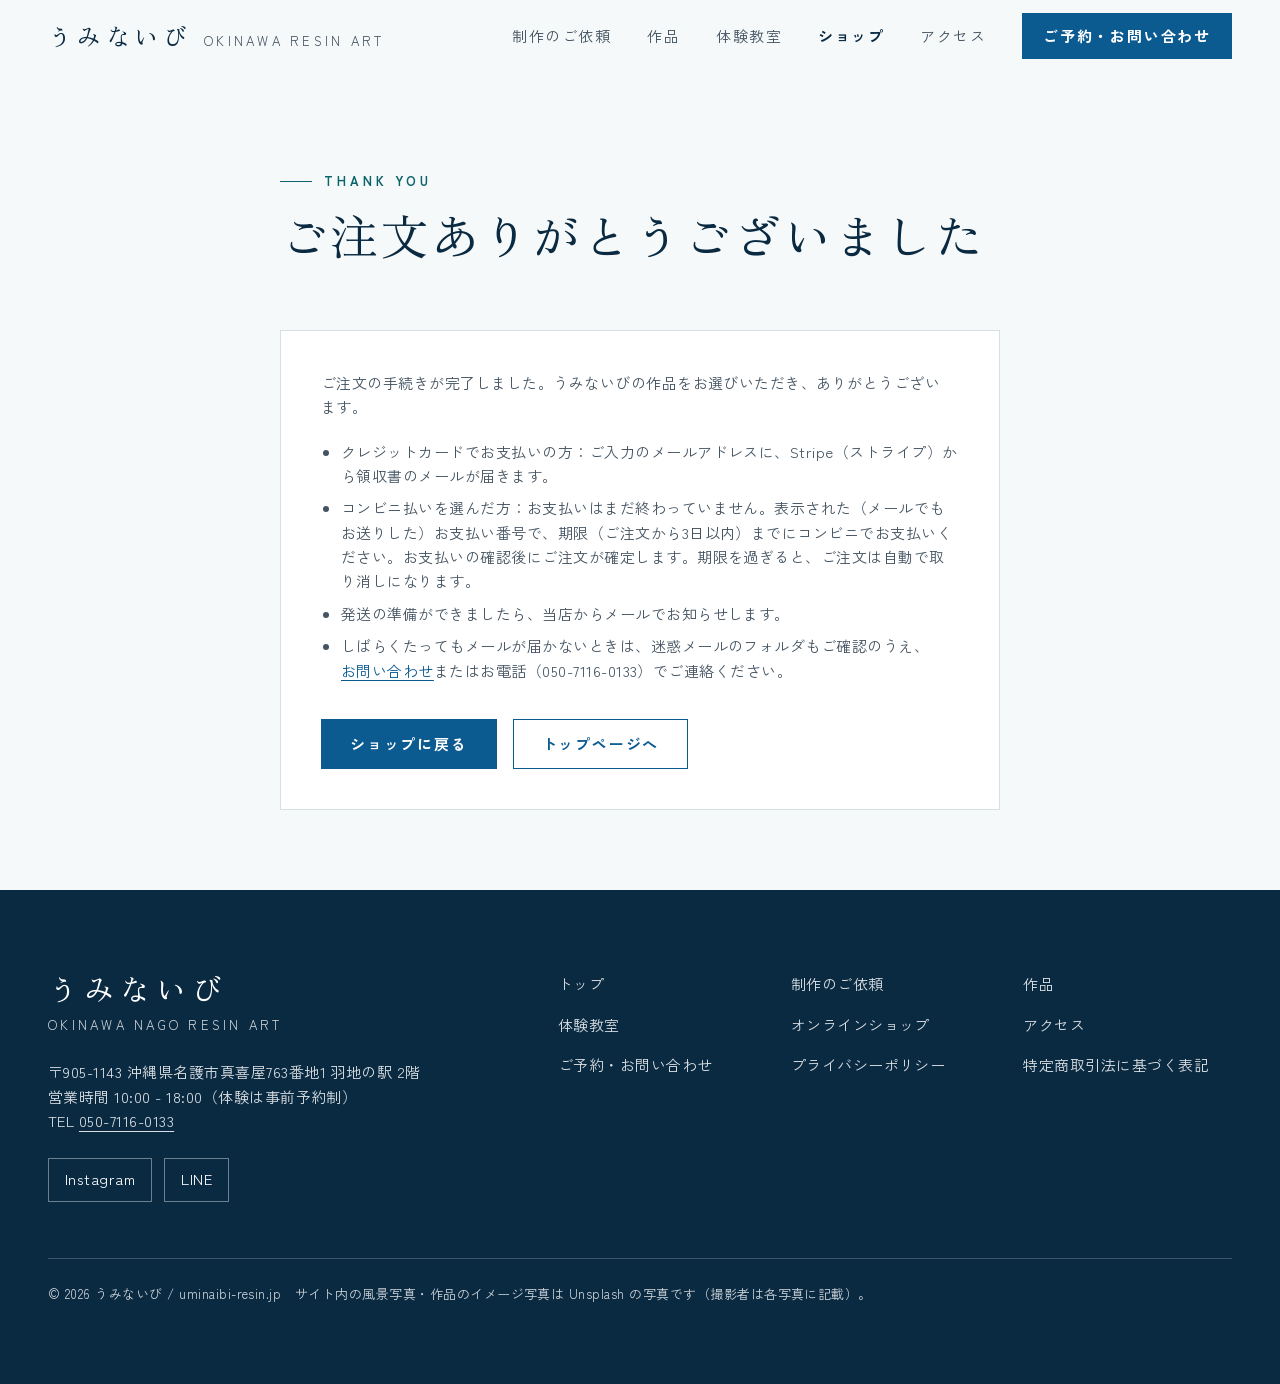
<file: site/shop-thanks.html>
<!DOCTYPE html>
<html lang="ja">
<head>
  <script>document.documentElement.classList.add('js')</script>
  <meta charset="UTF-8">
  <meta name="viewport" content="width=device-width, initial-scale=1.0">
  <title>ご注文ありがとうございました | うみないび | 沖縄県名護市のレジンアート専門店</title>
  <meta name="description" content="うみないびのオンラインショップでのご注文、ありがとうございました。">
  <meta name="robots" content="noindex">
  <meta property="og:type" content="website">
  <meta property="og:url" content="https://uminaibi-resin.jp/shop-thanks.html">
  <meta property="og:title" content="ご注文ありがとうございました | うみないび | 沖縄県名護市のレジンアート専門店">
  <meta property="og:description" content="うみないびのオンラインショップでのご注文、ありがとうございました。">
  <meta property="og:image" content="https://uminaibi-resin.jp/ogp.jpg">
  <meta property="og:locale" content="ja_JP">
  <meta property="og:site_name" content="うみないび">
  <meta name="twitter:card" content="summary_large_image">
  <meta name="theme-color" content="#f6f9fa">
  <!-- Tailwind（CSS ファイル。作り直しは bin/build-css.sh）と共通の CSS -->
  <link rel="stylesheet" href="css/tailwind.css?v=20261104-1">
  <link rel="stylesheet" href="css/style.css?v=20261104-1">
</head>
<body class="bg-sand text-ink antialiased">

  <a href="#main" class="sr-only focus:not-sr-only focus:fixed focus:left-3 focus:top-3 focus:z-[60] focus:bg-white focus:px-4 focus:py-2 focus:text-ocean-deep">本文へ移動</a>

  <!-- ヘッダー（2026-10-28 リビルド：いつも白い地。メニューは5つ＋予約） -->
  <header id="site-header" class="fixed inset-x-0 top-0 z-50 bg-sand/95 backdrop-blur transition-shadow">
    <div class="mx-auto flex h-16 max-w-7xl items-center justify-between px-5 sm:h-[4.5rem] sm:px-8 lg:px-12">
      <a href="index.html" class="flex items-baseline gap-3">
        <span class="font-serif-jp text-2xl tracking-[0.2em] text-ocean-deep">うみないび</span>
        <span class="hidden text-xs tracking-[0.25em] text-ink/80 sm:inline">OKINAWA RESIN ART</span>
      </a>
      <nav aria-label="メインメニュー" class="hidden items-center gap-7 lg:flex xl:gap-9">
          <a href="index.html#order" class="text-sm tracking-widest text-ink/80 hover:text-ocean">制作のご依頼</a>
          <a href="index.html#works" class="text-sm tracking-widest text-ink/80 hover:text-ocean">作品</a>
          <a href="workshop.html" class="text-sm tracking-widest text-ink/80 hover:text-ocean">体験教室</a>
          <a href="/shop" class="text-sm tracking-widest text-ocean-deep font-bold hover:text-ocean" aria-current="page">ショップ</a>
          <a href="index.html#visit" class="text-sm tracking-widest text-ink/80 hover:text-ocean">アクセス</a>
          <a href="contact.html" class="btn !min-h-0 !px-5 !py-2 text-sm">ご予約・お問い合わせ</a>
      </nav>
      <button id="menu-btn" type="button" aria-label="メニューを開く" aria-expanded="false" aria-controls="mobile-menu" class="relative z-50 -mr-2 flex h-11 w-11 flex-col items-center justify-center gap-1.5 text-ocean-deep lg:hidden">
        <span id="bar1" class="block h-px w-6 bg-current transition-all duration-300"></span>
        <span id="bar2" class="block h-px w-6 bg-current transition-all duration-300"></span>
        <span id="bar3" class="block h-px w-6 bg-current transition-all duration-300"></span>
      </button>
    </div>

    <!-- スマホのメニュー（画面いっぱい・白い地） -->
    <div id="mobile-menu" inert aria-label="メニュー" class="fixed inset-0 z-40 flex translate-x-full flex-col bg-sand px-6 pb-10 pt-24 transition-transform duration-500 lg:hidden">
      <nav aria-label="メニュー" class="flex flex-col border-t border-line">
        <a href="index.html#order" class="flex items-center justify-between border-b border-line py-4 font-serif-jp text-xl tracking-widest text-ocean-deep">制作のご依頼<span aria-hidden="true" class="text-ocean-light">→</span></a>
        <a href="index.html#works" class="flex items-center justify-between border-b border-line py-4 font-serif-jp text-xl tracking-widest text-ocean-deep">作品<span aria-hidden="true" class="text-ocean-light">→</span></a>
        <a href="workshop.html" class="flex items-center justify-between border-b border-line py-4 font-serif-jp text-xl tracking-widest text-ocean-deep">体験教室<span aria-hidden="true" class="text-ocean-light">→</span></a>
        <a href="/shop" class="flex items-center justify-between border-b border-line py-4 font-serif-jp text-xl tracking-widest text-ocean-deep" aria-current="page">ショップ<span aria-hidden="true" class="text-ocean-light">→</span></a>
        <a href="index.html#visit" class="flex items-center justify-between border-b border-line py-4 font-serif-jp text-xl tracking-widest text-ocean-deep">アクセス<span aria-hidden="true" class="text-ocean-light">→</span></a>
      </nav>
      <a href="contact.html" class="btn mt-8 w-full">ご予約・お問い合わせ</a>
      <p class="mt-auto pt-8 text-sm text-ink/80">沖縄県名護市真喜屋763番地1 羽地の駅2階<br>10:00 - 18:00 ／ 050-7116-0133</p>
    </div>
  </header>

  <main id="main" tabindex="-1">
    <!-- ページの見出し（2026-10-28 リビルド：文字だけ） -->
    <section class="pb-10 pt-28 sm:pb-14 sm:pt-40">
      <div class="mx-auto max-w-3xl px-5 sm:px-6">
        <p class="eyebrow">Thank You</p>
        <h1 class="mt-4 font-serif-jp text-[2rem] leading-snug tracking-wider text-ocean-deep sm:text-5xl">ご注文ありがとうございました</h1>
      </div>
    </section>

    <!-- ★Stripe の支払いリンクの「支払い後」の移動先に、このページ（https://uminaibi-resin.jp/shop-thanks.html）を設定する -->
    <section class="pb-14 pt-2 sm:pb-20 sm:pt-4">
      <div class="mx-auto max-w-3xl px-5 sm:px-6">
        <div class="reveal bg-white p-6 sm:p-10 text-sm leading-relaxed text-ink/80 space-y-5 border border-line">
          <p>ご注文の手続きが完了しました。うみないびの作品をお選びいただき、ありがとうございます。</p>
          <ul class="list-disc pl-5 space-y-2">
            <li>クレジットカードでお支払いの方：ご入力のメールアドレスに、Stripe（ストライプ）から領収書のメールが届きます。</li>
            <li>コンビニ払いを選んだ方：お支払いはまだ終わっていません。表示された（メールでもお送りした）お支払い番号で、期限（ご注文から3日以内）までにコンビニでお支払いください。お支払いの確認後にご注文が確定します。期限を過ぎると、ご注文は自動で取り消しになります。</li>
            <li>発送の準備ができましたら、当店からメールでお知らせします。</li>
            <li>しばらくたってもメールが届かないときは、迷惑メールのフォルダもご確認のうえ、<a href="contact.html" class="text-link">お問い合わせ</a>またはお電話（050-7116-0133）でご連絡ください。</li>
          </ul>
          <div class="pt-4 flex flex-wrap gap-4">
            <a href="/shop" class="btn">ショップに戻る</a>
            <a href="index.html" class="btn-line">トップページへ</a>
          </div>
        </div>
      </div>
    </section>

  </main>


  <!-- フッター -->
  <footer class="bg-ocean-deep text-white">
    <div class="mx-auto max-w-7xl px-5 py-14 sm:px-8 sm:py-20 lg:px-12">
      <div class="grid gap-10 md:grid-cols-12">
        <div class="md:col-span-5">
          <p class="font-serif-jp text-3xl tracking-[0.2em]">うみないび</p>
          <p class="mt-2 text-xs tracking-[0.25em] text-white/80">OKINAWA NAGO RESIN ART</p>
          <address class="mt-6 text-sm not-italic leading-relaxed text-white/85">
            〒905-1143 沖縄県名護市真喜屋763番地1 羽地の駅 2階<br>
            営業時間 10:00 - 18:00（体験は事前予約制）<br>
            TEL <a href="tel:05071160133" class="underline underline-offset-4">050-7116-0133</a>
          </address>
          <div class="mt-6 flex gap-3">
            <a href="https://www.instagram.com/uminaibi2026/" target="_blank" rel="noopener noreferrer" class="inline-flex min-h-11 items-center border border-white/40 px-4 text-sm hover:bg-white hover:text-ocean-deep">Instagram<span class="sr-only">（@uminaibi2026・新しいタブで開きます）</span></a>
            <a href="https://line.me/R/ti/p/@726qtybt" target="_blank" rel="noopener noreferrer" class="inline-flex min-h-11 items-center border border-white/40 px-4 text-sm hover:bg-white hover:text-ocean-deep">LINE<span class="sr-only">（@726qtybt・新しいタブで開きます）</span></a>
          </div>
        </div>
        <nav aria-label="サイトマップ" class="md:col-span-7">
          <ul class="grid grid-cols-2 gap-x-6 gap-y-3 text-sm text-white/85 sm:grid-cols-3">
            <li><a href="index.html" class="hover:text-white hover:underline">トップ</a></li>
            <li><a href="index.html#order" class="hover:text-white hover:underline">制作のご依頼</a></li>
            <li><a href="index.html#works" class="hover:text-white hover:underline">作品</a></li>
            <li><a href="workshop.html" class="hover:text-white hover:underline">体験教室</a></li>
            <li><a href="/shop" class="hover:text-white hover:underline">オンラインショップ</a></li>
            <li><a href="index.html#visit" class="hover:text-white hover:underline">アクセス</a></li>
            <li><a href="contact.html" class="hover:text-white hover:underline">ご予約・お問い合わせ</a></li>
            <li><a href="privacy.html" class="hover:text-white hover:underline">プライバシーポリシー</a></li>
            <li><a href="tokushoho.html" class="hover:text-white hover:underline">特定商取引法に基づく表記</a></li>
          </ul>
        </nav>
      </div>
      <p class="mt-14 border-t border-white/20 pt-6 text-xs leading-relaxed text-white/80">
        &copy; <span id="current-year">2026</span> うみないび / uminaibi-resin.jp　サイト内の風景写真・作品のイメージ写真は Unsplash の写真です（撮影者は各写真に記載）。
      </p>
    </div>
  </footer>

  <script src="js/main.js?v=20261104-1"></script>
  <script>
    document.getElementById('current-year').textContent = new Date().getFullYear();
  </script>
</body>
</html>
</file>
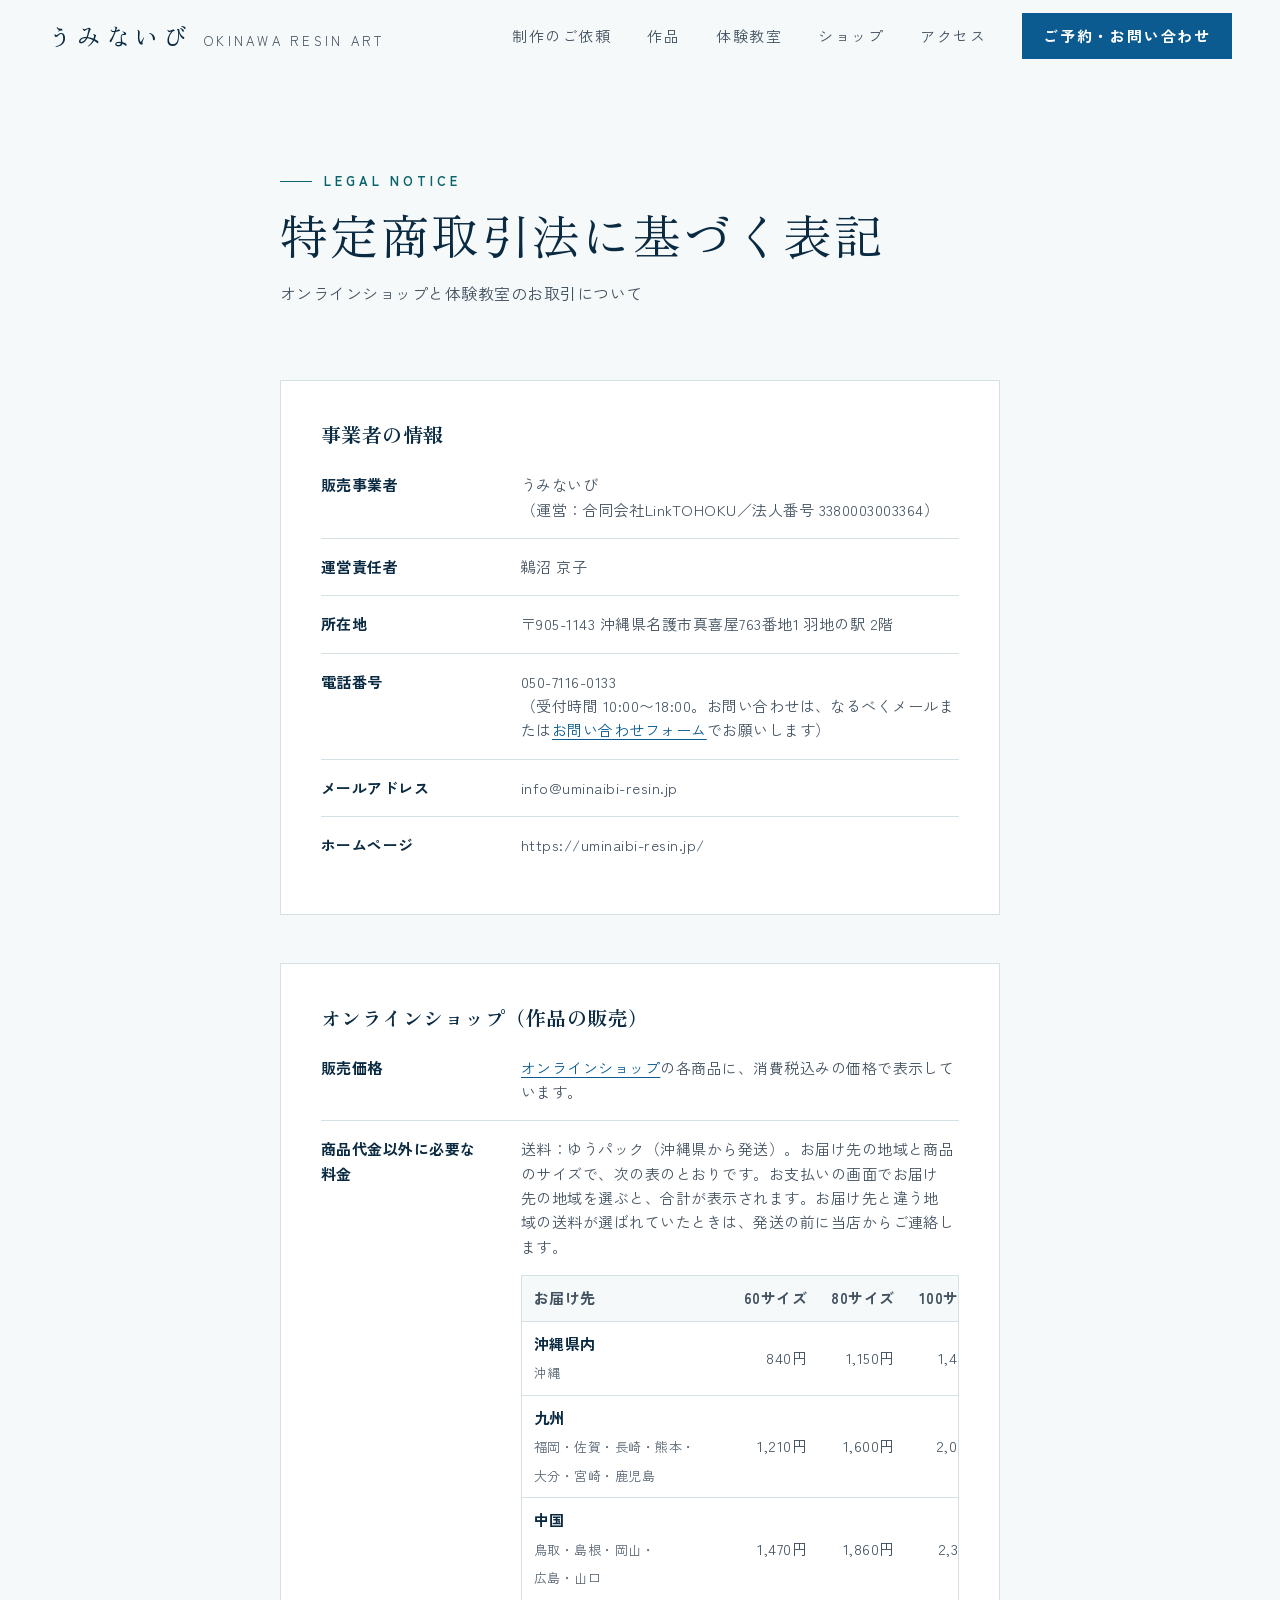
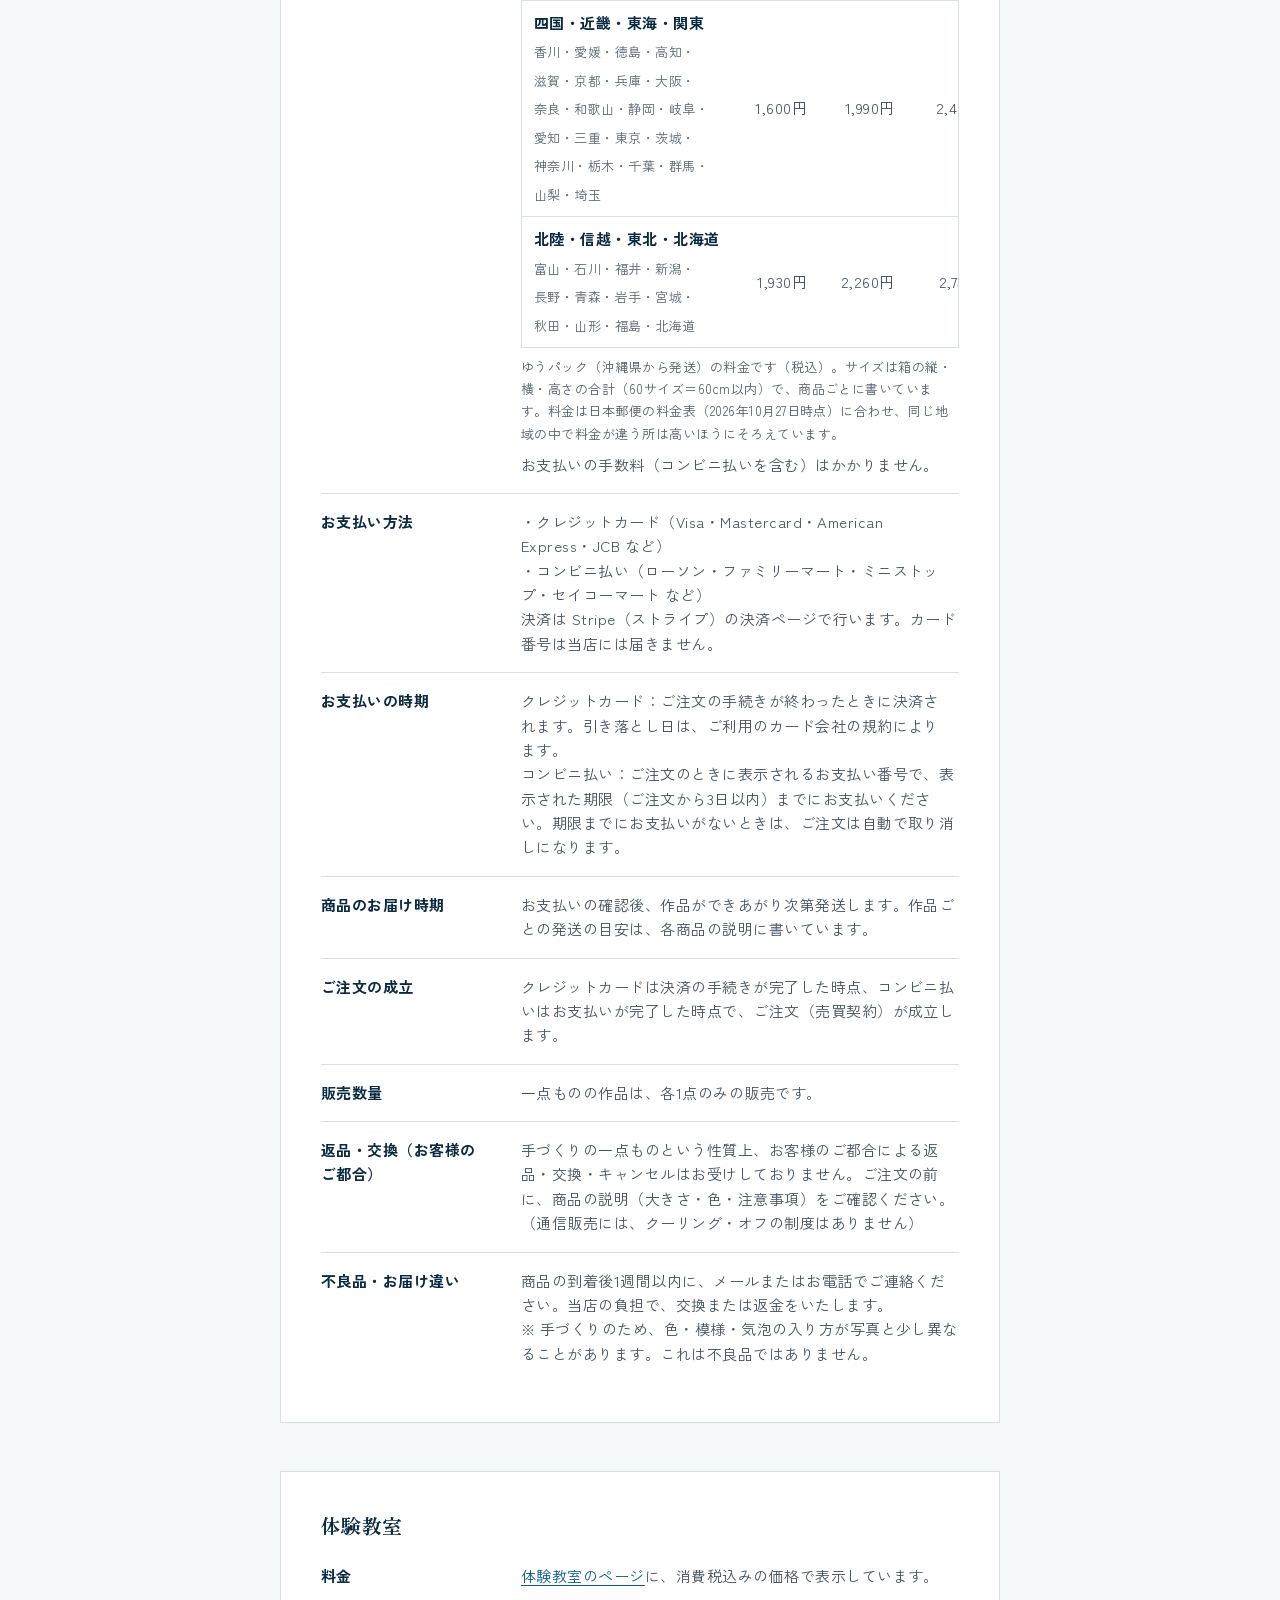
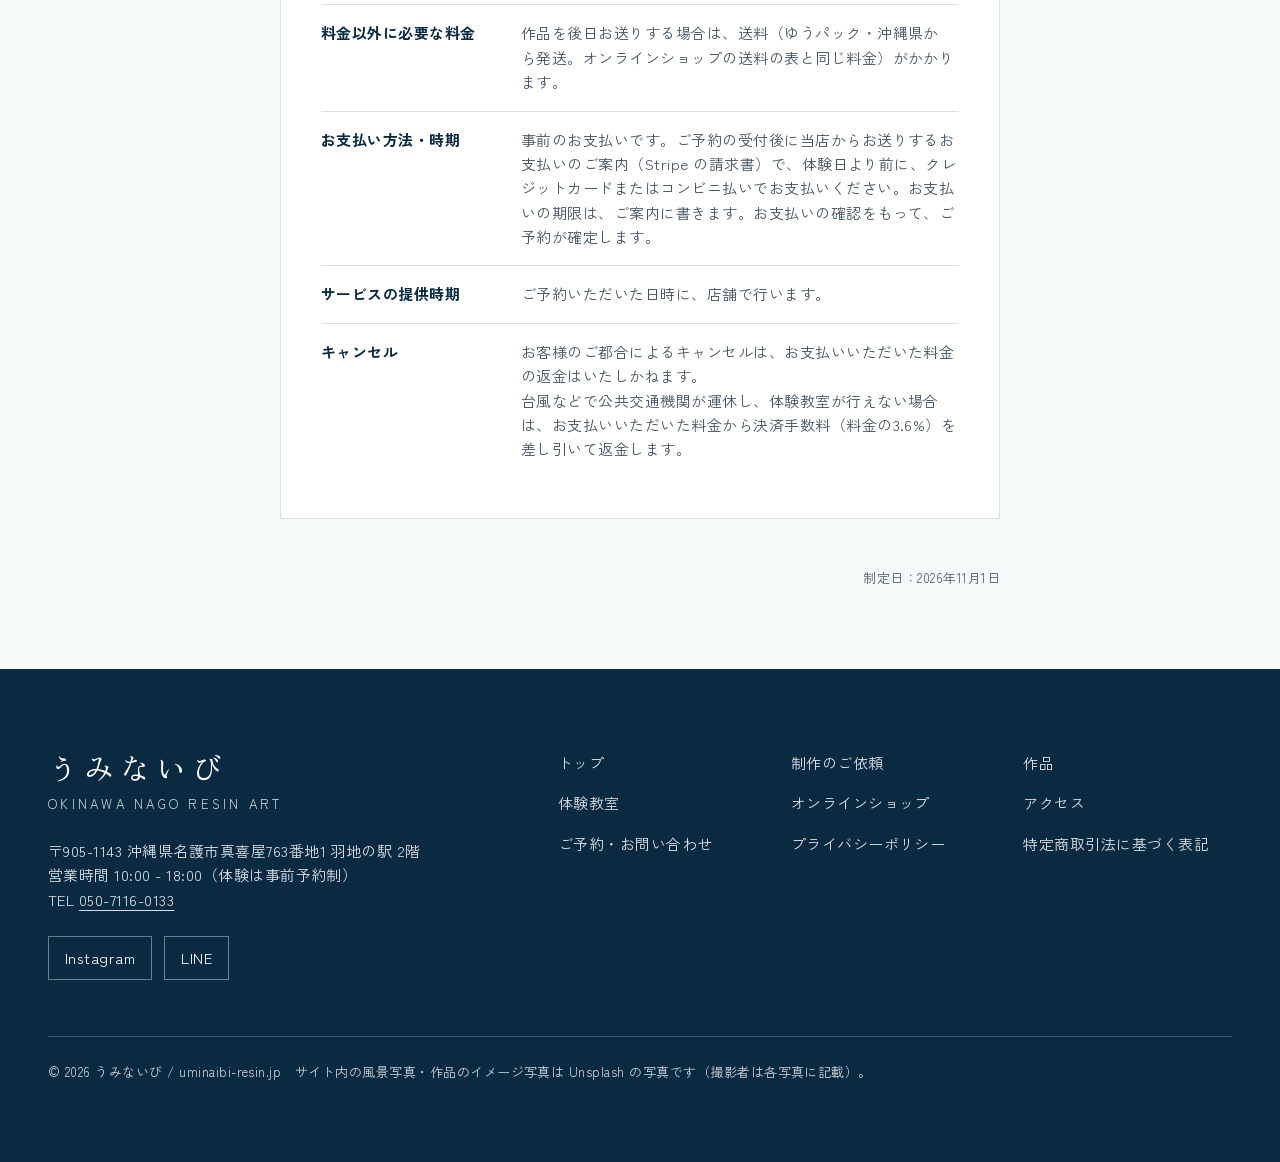
<file: site/tokushoho.html>
<!DOCTYPE html>
<html lang="ja">
<head>
  <script>document.documentElement.classList.add('js')</script>
  <meta charset="UTF-8">
  <meta name="viewport" content="width=device-width, initial-scale=1.0">
  <title>特定商取引法に基づく表記 | うみないび | 沖縄県名護市のレジンアート専門店</title>
  <meta name="description" content="沖縄県名護市のレジンアート専門店「うみないび」の特定商取引法に基づく表記（販売事業者・送料・お支払い・返品など）です。">
  <link rel="canonical" href="https://uminaibi-resin.jp/tokushoho.html">
  <meta property="og:type" content="website">
  <meta property="og:url" content="https://uminaibi-resin.jp/tokushoho.html">
  <meta property="og:title" content="特定商取引法に基づく表記 | うみないび | 沖縄県名護市のレジンアート専門店">
  <meta property="og:description" content="沖縄県名護市のレジンアート専門店「うみないび」の特定商取引法に基づく表記（販売事業者・送料・お支払い・返品など）です。">
  <meta property="og:image" content="https://uminaibi-resin.jp/ogp.jpg">
  <meta property="og:locale" content="ja_JP">
  <meta property="og:site_name" content="うみないび">
  <meta name="twitter:card" content="summary_large_image">
  <meta name="theme-color" content="#f6f9fa">
  <!-- Tailwind（CSS ファイル。作り直しは bin/build-css.sh）と共通の CSS -->
  <link rel="stylesheet" href="css/tailwind.css?v=20261104-1">
  <link rel="stylesheet" href="css/style.css?v=20261104-1">
  <script type="application/ld+json">
{
  "@context": "https://schema.org",
  "@type": "BreadcrumbList",
  "itemListElement": [
    {
      "@type": "ListItem",
      "position": 1,
      "name": "トップ",
      "item": "https://uminaibi-resin.jp/"
    },
    {
      "@type": "ListItem",
      "position": 2,
      "name": "特定商取引法に基づく表記",
      "item": "https://uminaibi-resin.jp/tokushoho.html"
    }
  ]
}
  </script>
</head>
<body class="bg-sand text-ink antialiased">

  <a href="#main" class="sr-only focus:not-sr-only focus:fixed focus:left-3 focus:top-3 focus:z-[60] focus:bg-white focus:px-4 focus:py-2 focus:text-ocean-deep">本文へ移動</a>

  <!-- ヘッダー（2026-10-28 リビルド：いつも白い地。メニューは5つ＋予約） -->
  <header id="site-header" class="fixed inset-x-0 top-0 z-50 bg-sand/95 backdrop-blur transition-shadow">
    <div class="mx-auto flex h-16 max-w-7xl items-center justify-between px-5 sm:h-[4.5rem] sm:px-8 lg:px-12">
      <a href="index.html" class="flex items-baseline gap-3">
        <span class="font-serif-jp text-2xl tracking-[0.2em] text-ocean-deep">うみないび</span>
        <span class="hidden text-xs tracking-[0.25em] text-ink/80 sm:inline">OKINAWA RESIN ART</span>
      </a>
      <nav aria-label="メインメニュー" class="hidden items-center gap-7 lg:flex xl:gap-9">
          <a href="index.html#order" class="text-sm tracking-widest text-ink/80 hover:text-ocean">制作のご依頼</a>
          <a href="index.html#works" class="text-sm tracking-widest text-ink/80 hover:text-ocean">作品</a>
          <a href="workshop.html" class="text-sm tracking-widest text-ink/80 hover:text-ocean">体験教室</a>
          <a href="/shop" class="text-sm tracking-widest text-ink/80 hover:text-ocean">ショップ</a>
          <a href="index.html#visit" class="text-sm tracking-widest text-ink/80 hover:text-ocean">アクセス</a>
          <a href="contact.html" class="btn !min-h-0 !px-5 !py-2 text-sm">ご予約・お問い合わせ</a>
      </nav>
      <button id="menu-btn" type="button" aria-label="メニューを開く" aria-expanded="false" aria-controls="mobile-menu" class="relative z-50 -mr-2 flex h-11 w-11 flex-col items-center justify-center gap-1.5 text-ocean-deep lg:hidden">
        <span id="bar1" class="block h-px w-6 bg-current transition-all duration-300"></span>
        <span id="bar2" class="block h-px w-6 bg-current transition-all duration-300"></span>
        <span id="bar3" class="block h-px w-6 bg-current transition-all duration-300"></span>
      </button>
    </div>

    <!-- スマホのメニュー（画面いっぱい・白い地） -->
    <div id="mobile-menu" inert aria-label="メニュー" class="fixed inset-0 z-40 flex translate-x-full flex-col bg-sand px-6 pb-10 pt-24 transition-transform duration-500 lg:hidden">
      <nav aria-label="メニュー" class="flex flex-col border-t border-line">
        <a href="index.html#order" class="flex items-center justify-between border-b border-line py-4 font-serif-jp text-xl tracking-widest text-ocean-deep">制作のご依頼<span aria-hidden="true" class="text-ocean-light">→</span></a>
        <a href="index.html#works" class="flex items-center justify-between border-b border-line py-4 font-serif-jp text-xl tracking-widest text-ocean-deep">作品<span aria-hidden="true" class="text-ocean-light">→</span></a>
        <a href="workshop.html" class="flex items-center justify-between border-b border-line py-4 font-serif-jp text-xl tracking-widest text-ocean-deep">体験教室<span aria-hidden="true" class="text-ocean-light">→</span></a>
        <a href="/shop" class="flex items-center justify-between border-b border-line py-4 font-serif-jp text-xl tracking-widest text-ocean-deep">ショップ<span aria-hidden="true" class="text-ocean-light">→</span></a>
        <a href="index.html#visit" class="flex items-center justify-between border-b border-line py-4 font-serif-jp text-xl tracking-widest text-ocean-deep">アクセス<span aria-hidden="true" class="text-ocean-light">→</span></a>
      </nav>
      <a href="contact.html" class="btn mt-8 w-full">ご予約・お問い合わせ</a>
      <p class="mt-auto pt-8 text-sm text-ink/80">沖縄県名護市真喜屋763番地1 羽地の駅2階<br>10:00 - 18:00 ／ 050-7116-0133</p>
    </div>
  </header>

  <main id="main" tabindex="-1">
    <!-- ページの見出し（2026-10-28 リビルド：文字だけ） -->
    <section class="pb-10 pt-28 sm:pb-14 sm:pt-40">
      <div class="mx-auto max-w-3xl px-5 sm:px-6">
        <p class="eyebrow">Legal Notice</p>
        <h1 class="mt-4 font-serif-jp text-[2rem] leading-snug tracking-wider text-ocean-deep sm:text-5xl">特定商取引法に基づく表記</h1>
        <p class="mt-5 max-w-2xl text-sm text-ink/80 sm:text-base">オンラインショップと体験教室のお取引について</p>
      </div>
    </section>

    <!-- 本文 -->
    <!-- ★仮の所には class="todo" の印と「要確認」の文字を付ける。残っていると bin/deploy.sh --go は送らない -->
    <section class="pb-14 pt-2 sm:pb-20 sm:pt-4">
      <div class="mx-auto max-w-3xl px-5 sm:px-6 space-y-12">
        <div class="reveal bg-white p-6 sm:p-10 text-sm leading-relaxed text-ink/80 border border-line">
          <h2 class="font-serif-jp text-xl font-bold text-ocean-deep mb-6">事業者の情報</h2>
          <dl class="legal-table">
            <div><dt>販売事業者</dt><dd>うみないび<br>（運営：合同会社LinkTOHOKU／法人番号 3380003003364）</dd></div>
            <div><dt>運営責任者</dt><dd>鵜沼 京子</dd></div>
            <div><dt>所在地</dt><dd>〒905-1143 沖縄県名護市真喜屋763番地1 羽地の駅 2階</dd></div>
            <div><dt>電話番号</dt><dd>050-7116-0133<br>（受付時間 10:00〜18:00。お問い合わせは、なるべくメールまたは<a href="contact.html" class="text-link">お問い合わせフォーム</a>でお願いします）</dd></div>
            <div><dt>メールアドレス</dt><dd>info@uminaibi-resin.jp</dd></div>
            <div><dt>ホームページ</dt><dd>https://uminaibi-resin.jp/</dd></div>
          </dl>
        </div>

        <div class="reveal bg-white p-6 sm:p-10 text-sm leading-relaxed text-ink/80 border border-line">
          <h2 class="font-serif-jp text-xl font-bold text-ocean-deep mb-6">オンラインショップ（作品の販売）</h2>
          <dl class="legal-table">
            <div><dt>販売価格</dt><dd><a href="/shop" class="text-link">オンラインショップ</a>の各商品に、消費税込みの価格で表示しています。</dd></div>
            <div><dt>商品代金以外に必要な料金</dt><dd>送料：ゆうパック（沖縄県から発送）。お届け先の地域と商品のサイズで、次の表のとおりです。お支払いの画面でお届け先の地域を選ぶと、合計が表示されます。お届け先と違う地域の送料が選ばれていたときは、発送の前に当店からご連絡します。
          <!-- ★送料の表（data/yupack-okinawa.json から作った。料金を変えたら shop.html と tokushoho.html の両方を直す） -->
          <div class="mt-4 overflow-x-auto border border-line" role="region" aria-label="送料の表（横に動かせます）" tabindex="0">
            <table class="w-full min-w-[40rem] text-sm">
              <caption class="sr-only">ゆうパックの送料（沖縄県から発送・税込）</caption>
              <thead class="bg-sand"><tr><th scope="col" class="px-3 py-2 text-left">お届け先</th><th scope="col" class="px-3 py-2 text-right whitespace-nowrap">60サイズ</th><th scope="col" class="px-3 py-2 text-right whitespace-nowrap">80サイズ</th><th scope="col" class="px-3 py-2 text-right whitespace-nowrap">100サイズ</th><th scope="col" class="px-3 py-2 text-right whitespace-nowrap">120サイズ</th><th scope="col" class="px-3 py-2 text-right whitespace-nowrap">140サイズ</th></tr></thead>
              <tbody>
                <tr class="border-t border-line"><th scope="row" class="px-3 py-2 text-left font-bold text-ocean-deep"><span class="whitespace-nowrap">沖縄県内</span><br><span class="text-xs font-normal text-ink/70">沖縄</span></th><td class="px-3 py-2 text-right whitespace-nowrap">840円</td><td class="px-3 py-2 text-right whitespace-nowrap">1,150円</td><td class="px-3 py-2 text-right whitespace-nowrap">1,480円</td><td class="px-3 py-2 text-right whitespace-nowrap">1,810円</td><td class="px-3 py-2 text-right whitespace-nowrap">2,160円</td></tr>
                <tr class="border-t border-line"><th scope="row" class="px-3 py-2 text-left font-bold text-ocean-deep"><span class="whitespace-nowrap">九州</span><br><span class="text-xs font-normal text-ink/70">福岡・佐賀・長崎・熊本・大分・宮崎・鹿児島</span></th><td class="px-3 py-2 text-right whitespace-nowrap">1,210円</td><td class="px-3 py-2 text-right whitespace-nowrap">1,600円</td><td class="px-3 py-2 text-right whitespace-nowrap">2,080円</td><td class="px-3 py-2 text-right whitespace-nowrap">2,450円</td><td class="px-3 py-2 text-right whitespace-nowrap">3,010円</td></tr>
                <tr class="border-t border-line"><th scope="row" class="px-3 py-2 text-left font-bold text-ocean-deep"><span class="whitespace-nowrap">中国</span><br><span class="text-xs font-normal text-ink/70">鳥取・島根・岡山・広島・山口</span></th><td class="px-3 py-2 text-right whitespace-nowrap">1,470円</td><td class="px-3 py-2 text-right whitespace-nowrap">1,860円</td><td class="px-3 py-2 text-right whitespace-nowrap">2,330円</td><td class="px-3 py-2 text-right whitespace-nowrap">2,730円</td><td class="px-3 py-2 text-right whitespace-nowrap">3,280円</td></tr>
                <tr class="border-t border-line"><th scope="row" class="px-3 py-2 text-left font-bold text-ocean-deep"><span class="whitespace-nowrap">四国・近畿・東海・関東</span><br><span class="text-xs font-normal text-ink/70">香川・愛媛・徳島・高知・滋賀・京都・兵庫・大阪・奈良・和歌山・静岡・岐阜・愛知・三重・東京・茨城・神奈川・栃木・千葉・群馬・山梨・埼玉</span></th><td class="px-3 py-2 text-right whitespace-nowrap">1,600円</td><td class="px-3 py-2 text-right whitespace-nowrap">1,990円</td><td class="px-3 py-2 text-right whitespace-nowrap">2,480円</td><td class="px-3 py-2 text-right whitespace-nowrap">2,860円</td><td class="px-3 py-2 text-right whitespace-nowrap">3,430円</td></tr>
                <tr class="border-t border-line"><th scope="row" class="px-3 py-2 text-left font-bold text-ocean-deep"><span class="whitespace-nowrap">北陸・信越・東北・北海道</span><br><span class="text-xs font-normal text-ink/70">富山・石川・福井・新潟・長野・青森・岩手・宮城・秋田・山形・福島・北海道</span></th><td class="px-3 py-2 text-right whitespace-nowrap">1,930円</td><td class="px-3 py-2 text-right whitespace-nowrap">2,260円</td><td class="px-3 py-2 text-right whitespace-nowrap">2,740円</td><td class="px-3 py-2 text-right whitespace-nowrap">3,080円</td><td class="px-3 py-2 text-right whitespace-nowrap">3,670円</td></tr>
              </tbody>
            </table>
          </div>
          <p class="mt-2 text-xs text-ink/75">ゆうパック（沖縄県から発送）の料金です（税込）。サイズは箱の縦・横・高さの合計（60サイズ＝60cm以内）で、商品ごとに書いています。料金は日本郵便の料金表（2026年10月27日時点）に合わせ、同じ地域の中で料金が違う所は高いほうにそろえています。</p>
          <p class="mt-2">お支払いの手数料（コンビニ払いを含む）はかかりません。</p></dd></div>
            <div><dt>お支払い方法</dt><dd>・クレジットカード（Visa・Mastercard・American Express・JCB など）<br>・コンビニ払い（ローソン・ファミリーマート・ミニストップ・セイコーマート など）<br>決済は Stripe（ストライプ）の決済ページで行います。カード番号は当店には届きません。</dd></div>
            <div><dt>お支払いの時期</dt><dd>クレジットカード：ご注文の手続きが終わったときに決済されます。引き落とし日は、ご利用のカード会社の規約によります。<br>コンビニ払い：ご注文のときに表示されるお支払い番号で、表示された期限（ご注文から3日以内）までにお支払いください。期限までにお支払いがないときは、ご注文は自動で取り消しになります。</dd></div>
            <div><dt>商品のお届け時期</dt><dd>お支払いの確認後、作品ができあがり次第発送します。作品ごとの発送の目安は、各商品の説明に書いています。</dd></div>
            <div><dt>ご注文の成立</dt><dd>クレジットカードは決済の手続きが完了した時点、コンビニ払いはお支払いが完了した時点で、ご注文（売買契約）が成立します。</dd></div>
            <div><dt>販売数量</dt><dd>一点ものの作品は、各1点のみの販売です。</dd></div>
            <div><dt>返品・交換（お客様のご都合）</dt><dd>手づくりの一点ものという性質上、お客様のご都合による返品・交換・キャンセルはお受けしておりません。ご注文の前に、商品の説明（大きさ・色・注意事項）をご確認ください。<br>（通信販売には、クーリング・オフの制度はありません）</dd></div>
            <div><dt>不良品・お届け違い</dt><dd>商品の到着後1週間以内に、メールまたはお電話でご連絡ください。当店の負担で、交換または返金をいたします。<br>※ 手づくりのため、色・模様・気泡の入り方が写真と少し異なることがあります。これは不良品ではありません。</dd></div>
          </dl>
        </div>

        <div class="reveal bg-white p-6 sm:p-10 text-sm leading-relaxed text-ink/80 border border-line">
          <h2 class="font-serif-jp text-xl font-bold text-ocean-deep mb-6">体験教室</h2>
          <dl class="legal-table">
            <div><dt>料金</dt><dd><a href="workshop.html" class="text-link">体験教室のページ</a>に、消費税込みの価格で表示しています。</dd></div>
            <div><dt>料金以外に必要な料金</dt><dd>作品を後日お送りする場合は、送料（ゆうパック・沖縄県から発送。オンラインショップの送料の表と同じ料金）がかかります。</dd></div>
            <div><dt>お支払い方法・時期</dt><dd>事前のお支払いです。ご予約の受付後に当店からお送りするお支払いのご案内（Stripe の請求書）で、体験日より前に、クレジットカードまたはコンビニ払いでお支払いください。お支払いの期限は、ご案内に書きます。お支払いの確認をもって、ご予約が確定します。</dd></div>
            <div><dt>サービスの提供時期</dt><dd>ご予約いただいた日時に、店舗で行います。</dd></div>
            <div><dt>キャンセル</dt><dd>お客様のご都合によるキャンセルは、お支払いいただいた料金の返金はいたしかねます。<br>台風などで公共交通機関が運休し、体験教室が行えない場合は、お支払いいただいた料金から決済手数料（料金の3.6%）を差し引いて返金します。</dd></div>
          </dl>
        </div>

        <p class="text-right text-xs text-ink/75">制定日：2026年11月1日</p>
      </div>
    </section>

  </main>


  <!-- フッター -->
  <footer class="bg-ocean-deep text-white">
    <div class="mx-auto max-w-7xl px-5 py-14 sm:px-8 sm:py-20 lg:px-12">
      <div class="grid gap-10 md:grid-cols-12">
        <div class="md:col-span-5">
          <p class="font-serif-jp text-3xl tracking-[0.2em]">うみないび</p>
          <p class="mt-2 text-xs tracking-[0.25em] text-white/80">OKINAWA NAGO RESIN ART</p>
          <address class="mt-6 text-sm not-italic leading-relaxed text-white/85">
            〒905-1143 沖縄県名護市真喜屋763番地1 羽地の駅 2階<br>
            営業時間 10:00 - 18:00（体験は事前予約制）<br>
            TEL <a href="tel:05071160133" class="underline underline-offset-4">050-7116-0133</a>
          </address>
          <div class="mt-6 flex gap-3">
            <a href="https://www.instagram.com/uminaibi2026/" target="_blank" rel="noopener noreferrer" class="inline-flex min-h-11 items-center border border-white/40 px-4 text-sm hover:bg-white hover:text-ocean-deep">Instagram<span class="sr-only">（@uminaibi2026・新しいタブで開きます）</span></a>
            <a href="https://line.me/R/ti/p/@726qtybt" target="_blank" rel="noopener noreferrer" class="inline-flex min-h-11 items-center border border-white/40 px-4 text-sm hover:bg-white hover:text-ocean-deep">LINE<span class="sr-only">（@726qtybt・新しいタブで開きます）</span></a>
          </div>
        </div>
        <nav aria-label="サイトマップ" class="md:col-span-7">
          <ul class="grid grid-cols-2 gap-x-6 gap-y-3 text-sm text-white/85 sm:grid-cols-3">
            <li><a href="index.html" class="hover:text-white hover:underline">トップ</a></li>
            <li><a href="index.html#order" class="hover:text-white hover:underline">制作のご依頼</a></li>
            <li><a href="index.html#works" class="hover:text-white hover:underline">作品</a></li>
            <li><a href="workshop.html" class="hover:text-white hover:underline">体験教室</a></li>
            <li><a href="/shop" class="hover:text-white hover:underline">オンラインショップ</a></li>
            <li><a href="index.html#visit" class="hover:text-white hover:underline">アクセス</a></li>
            <li><a href="contact.html" class="hover:text-white hover:underline">ご予約・お問い合わせ</a></li>
            <li><a href="privacy.html" class="hover:text-white hover:underline">プライバシーポリシー</a></li>
            <li><a href="tokushoho.html" class="hover:text-white hover:underline">特定商取引法に基づく表記</a></li>
          </ul>
        </nav>
      </div>
      <p class="mt-14 border-t border-white/20 pt-6 text-xs leading-relaxed text-white/80">
        &copy; <span id="current-year">2026</span> うみないび / uminaibi-resin.jp　サイト内の風景写真・作品のイメージ写真は Unsplash の写真です（撮影者は各写真に記載）。
      </p>
    </div>
  </footer>

  <script src="js/main.js?v=20261104-1"></script>
  <script>
    document.getElementById('current-year').textContent = new Date().getFullYear();
  </script>
</body>
</html>
</file>
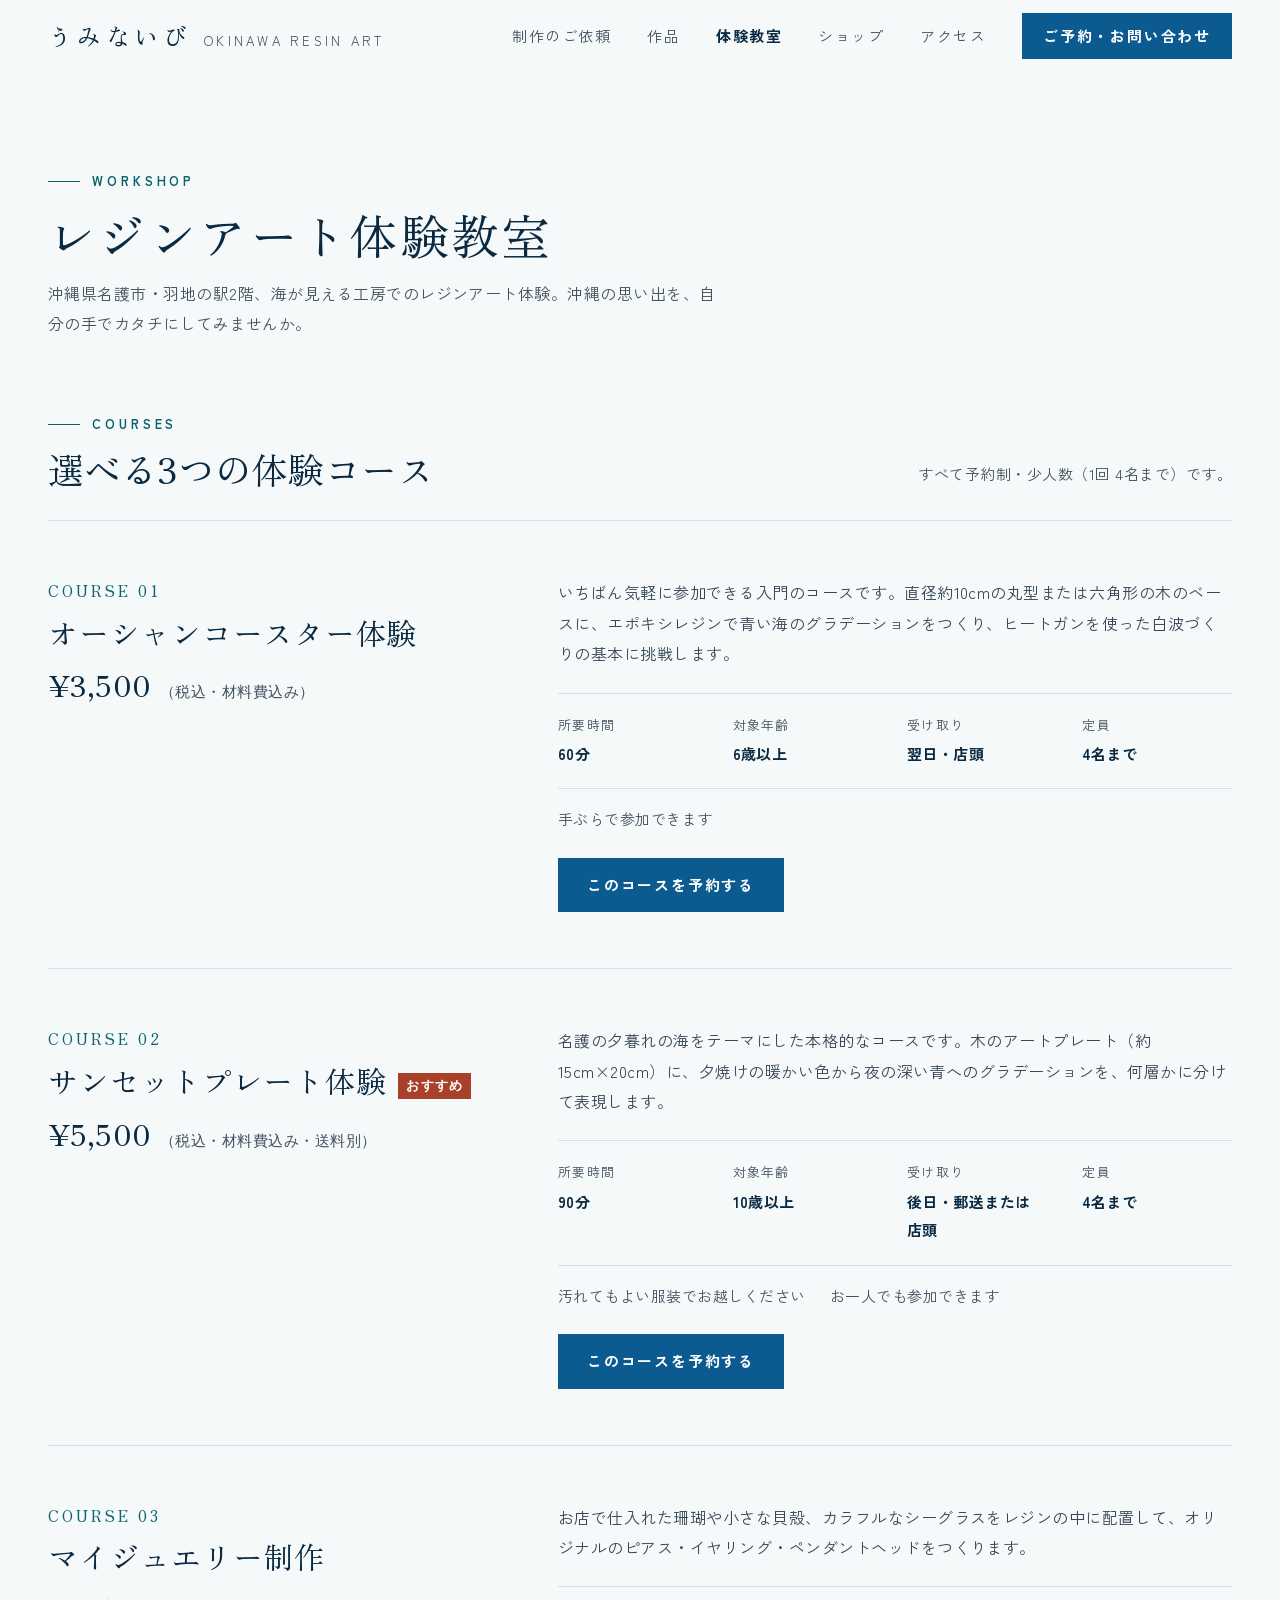
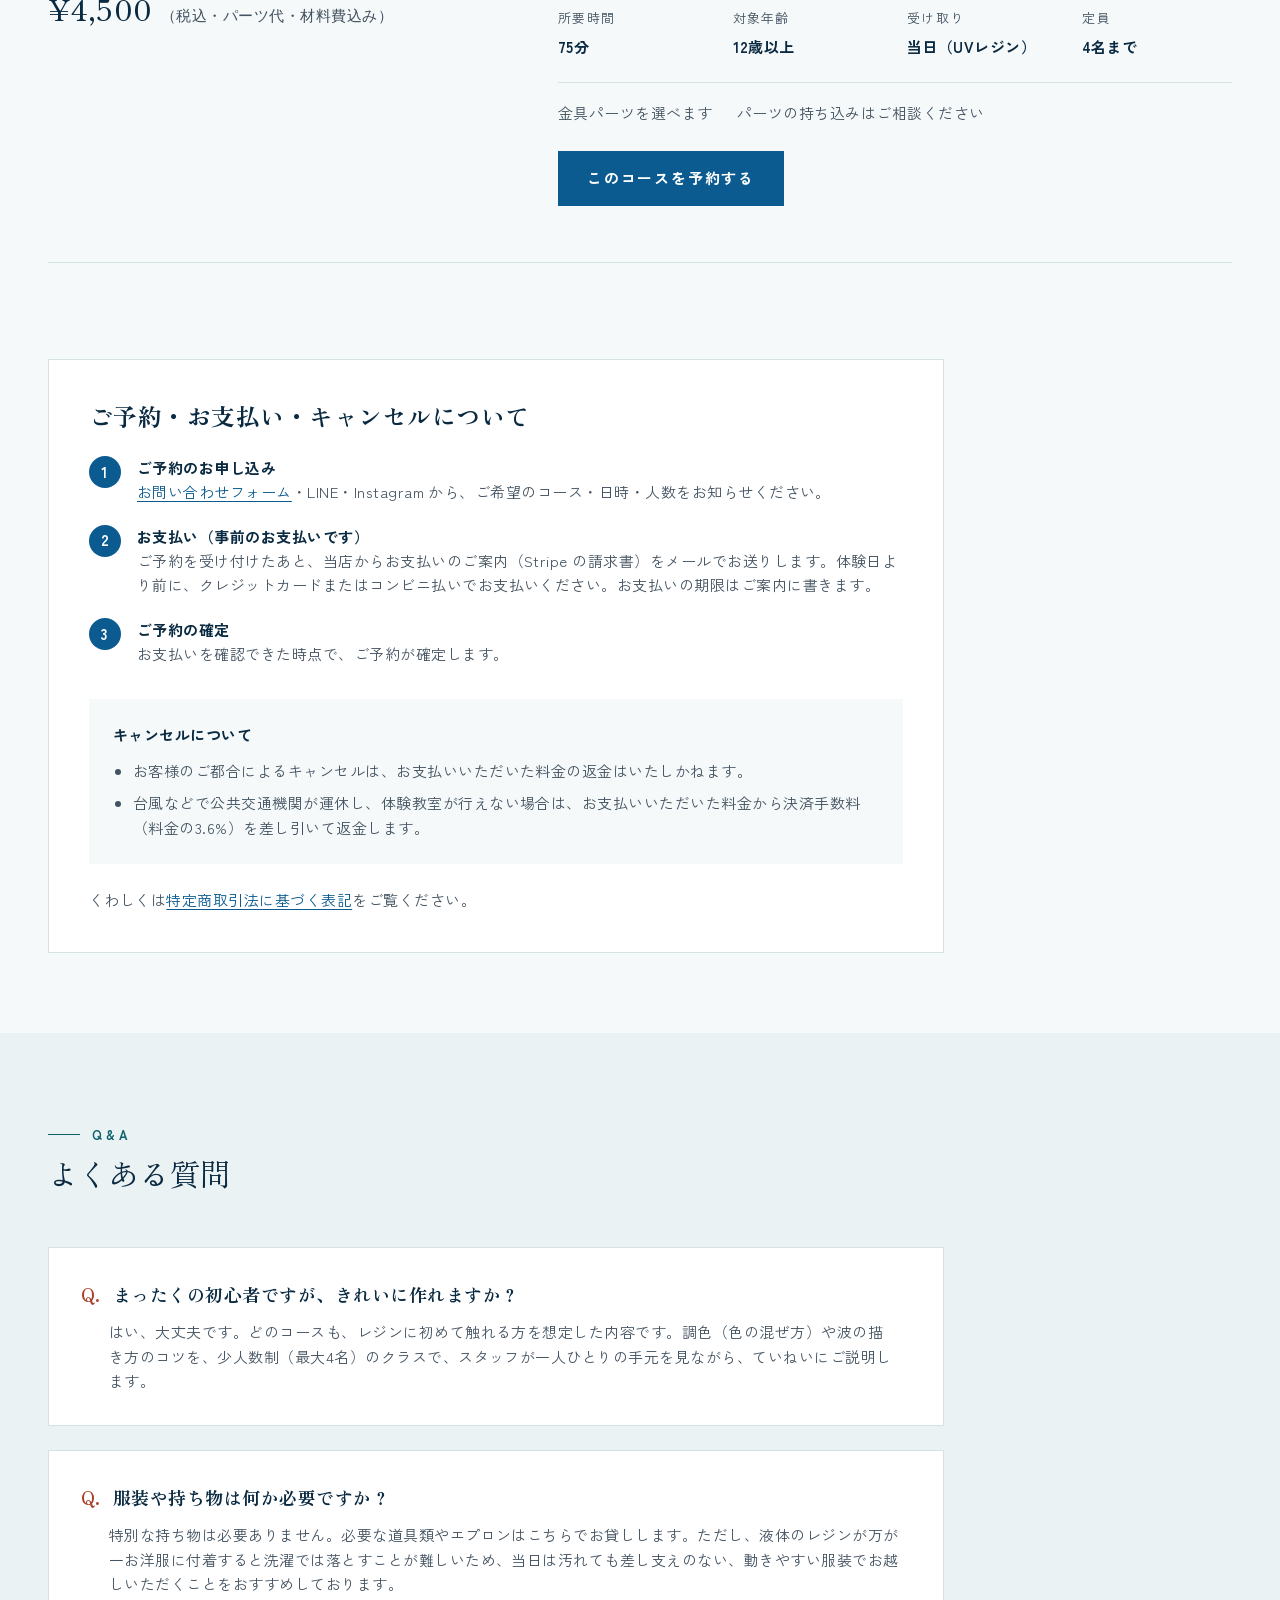
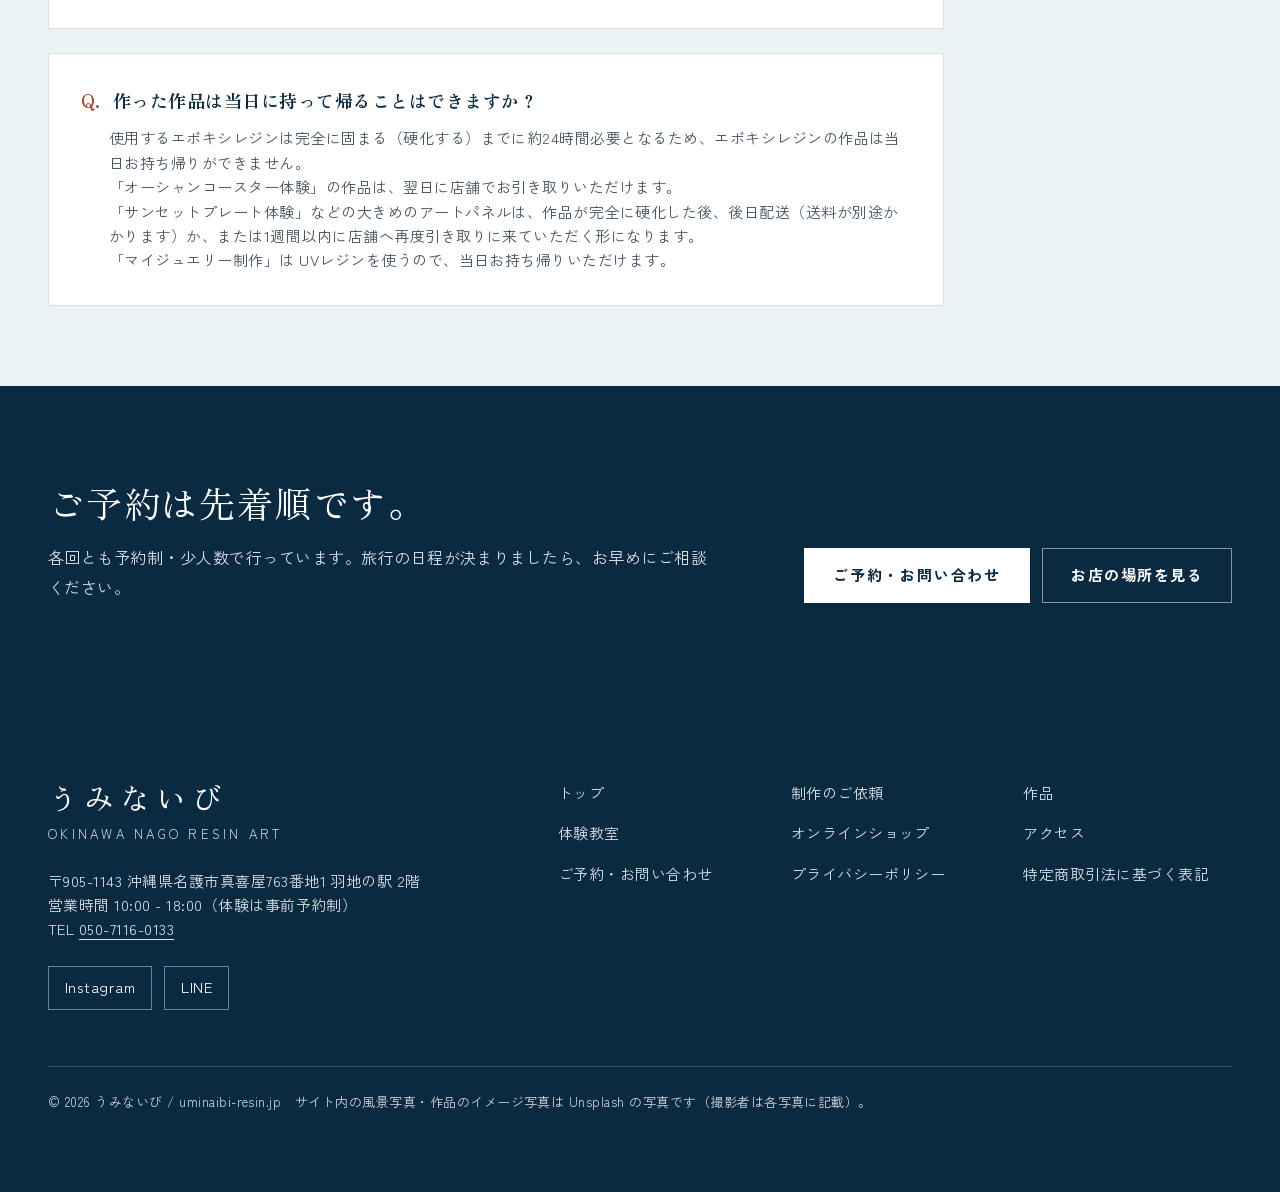
<file: site/workshop.html>
<!DOCTYPE html>
<html lang="ja">
<head>
  <script>document.documentElement.classList.add('js')</script>
  <meta charset="UTF-8">
  <meta name="viewport" content="width=device-width, initial-scale=1.0">
  <title>レジンアート体験教室（沖縄県名護市・予約制・6歳から） | うみないび</title>
  <meta name="description" content="沖縄県名護市・羽地の駅2階、海が見える工房「うみないび」のレジンアート体験教室。オーシャンコースター（6歳から・60分・3,500円）、サンセットプレート、マイジュエリー制作。少人数（1回4名まで）・予約制・手ぶらでOK。雨の日も参加できます。">
  <link rel="canonical" href="https://uminaibi-resin.jp/workshop.html">
  <meta property="og:type" content="website">
  <meta property="og:url" content="https://uminaibi-resin.jp/workshop.html">
  <meta property="og:title" content="レジンアート体験教室（沖縄県名護市・予約制・6歳から） | うみないび">
  <meta property="og:description" content="沖縄県名護市・羽地の駅2階、海が見える工房「うみないび」のレジンアート体験教室。オーシャンコースター（6歳から・60分・3,500円）、サンセットプレート、マイジュエリー制作。少人数（1回4名まで）・予約制・手ぶらでOK。雨の日も参加できます。">
  <meta property="og:image" content="https://uminaibi-resin.jp/ogp.jpg">
  <meta property="og:locale" content="ja_JP">
  <meta property="og:site_name" content="うみないび">
  <meta name="twitter:card" content="summary_large_image">
  <meta name="theme-color" content="#f6f9fa">
  <!-- Tailwind（CSS ファイル。作り直しは bin/build-css.sh）と共通の CSS -->
  <link rel="stylesheet" href="css/tailwind.css?v=20261104-1">
  <link rel="stylesheet" href="css/style.css?v=20261104-1">
  <script type="application/ld+json">
{
  "@context": "https://schema.org",
  "@type": "BreadcrumbList",
  "itemListElement": [
    {
      "@type": "ListItem",
      "position": 1,
      "name": "トップ",
      "item": "https://uminaibi-resin.jp/"
    },
    {
      "@type": "ListItem",
      "position": 2,
      "name": "レジンアート体験教室",
      "item": "https://uminaibi-resin.jp/workshop.html"
    }
  ]
}
  </script>
  <script type="application/ld+json">
{
  "@context": "https://schema.org",
  "@type": "Service",
  "name": "レジンアート体験教室",
  "serviceType": "レジンアート体験教室",
  "description": "沖縄県名護市・羽地の駅2階、海が見える工房でのレジンアート体験。予約制・1回4名まで・手ぶらで参加できます。",
  "url": "https://uminaibi-resin.jp/workshop.html",
  "areaServed": "沖縄県名護市",
  "provider": {
    "@type": "Store",
    "@id": "https://uminaibi-resin.jp/#store",
    "name": "うみないび",
    "telephone": "+81-50-7116-0133",
    "address": {
      "@type": "PostalAddress",
      "postalCode": "905-1143",
      "addressRegion": "沖縄県",
      "addressLocality": "名護市",
      "streetAddress": "真喜屋763番地1 羽地の駅2階",
      "addressCountry": "JP"
    },
    "url": "https://uminaibi-resin.jp/"
  },
  "offers": [
    {
      "@type": "Offer",
      "name": "オーシャンコースター体験",
      "price": "3500",
      "priceCurrency": "JPY",
      "description": "60分・6歳以上・1回4名まで。木のベースにエポキシレジンで海のグラデーションと白波をつくる入門コース。翌日に店頭で受け取り。",
      "url": "https://uminaibi-resin.jp/workshop.html",
      "itemOffered": {
        "@type": "Service",
        "name": "レジンアート体験 オーシャンコースター体験",
        "serviceType": "レジンアート体験教室",
        "provider": {
          "@id": "https://uminaibi-resin.jp/#store"
        },
        "areaServed": "沖縄県名護市"
      }
    },
    {
      "@type": "Offer",
      "name": "サンセットプレート体験",
      "price": "5500",
      "priceCurrency": "JPY",
      "description": "90分・10歳以上・1回4名まで。木のアートプレートに夕焼けから夜の海へのグラデーションをつくるコース。後日・郵送（送料別）または店頭で受け取り。",
      "url": "https://uminaibi-resin.jp/workshop.html",
      "itemOffered": {
        "@type": "Service",
        "name": "レジンアート体験 サンセットプレート体験",
        "serviceType": "レジンアート体験教室",
        "provider": {
          "@id": "https://uminaibi-resin.jp/#store"
        },
        "areaServed": "沖縄県名護市"
      }
    },
    {
      "@type": "Offer",
      "name": "マイジュエリー制作",
      "price": "4500",
      "priceCurrency": "JPY",
      "description": "75分・12歳以上・1回4名まで。珊瑚・貝殻・シーグラスを閉じ込めたピアス・イヤリング・ペンダントヘッドをつくる。UVレジンで当日持ち帰り。",
      "url": "https://uminaibi-resin.jp/workshop.html",
      "itemOffered": {
        "@type": "Service",
        "name": "レジンアート体験 マイジュエリー制作",
        "serviceType": "レジンアート体験教室",
        "provider": {
          "@id": "https://uminaibi-resin.jp/#store"
        },
        "areaServed": "沖縄県名護市"
      }
    }
  ]
}
  </script>
  <script type="application/ld+json">
{
  "@context": "https://schema.org",
  "@type": "FAQPage",
  "mainEntity": [
    {
      "@type": "Question",
      "name": "まったくの初心者ですが、きれいに作れますか？",
      "acceptedAnswer": {
        "@type": "Answer",
        "text": "はい、大丈夫です。どのコースも、レジンに初めて触れる方を想定した内容です。調色（色の混ぜ方）や波の描き方のコツを、少人数制（最大4名）のクラスで、スタッフが一人ひとりの手元を見ながら、ていねいにご説明します。"
      }
    },
    {
      "@type": "Question",
      "name": "服装や持ち物は何か必要ですか？",
      "acceptedAnswer": {
        "@type": "Answer",
        "text": "特別な持ち物は必要ありません。必要な道具類やエプロンはこちらでお貸しします。液体のレジンがお洋服に付着すると洗濯では落とすことが難しいため、汚れても差し支えのない、動きやすい服装でお越しください。"
      }
    },
    {
      "@type": "Question",
      "name": "作った作品は当日に持って帰ることはできますか？",
      "acceptedAnswer": {
        "@type": "Answer",
        "text": "エポキシレジンは固まるまでに約24時間かかるため、当日はお持ち帰りできません。オーシャンコースター体験の作品は翌日に店頭でお引き取り、サンセットプレート体験などの大きめの作品は後日の配送（送料別）か、1週間以内に店頭でお引き取りいただきます。UVレジンを使うマイジュエリー制作は当日お持ち帰りできます。"
      }
    }
  ]
}
  </script>
</head>
<body class="bg-sand text-ink antialiased">

  <a href="#main" class="sr-only focus:not-sr-only focus:fixed focus:left-3 focus:top-3 focus:z-[60] focus:bg-white focus:px-4 focus:py-2 focus:text-ocean-deep">本文へ移動</a>

  <!-- ヘッダー（2026-10-28 リビルド：いつも白い地。メニューは5つ＋予約） -->
  <header id="site-header" class="fixed inset-x-0 top-0 z-50 bg-sand/95 backdrop-blur transition-shadow">
    <div class="mx-auto flex h-16 max-w-7xl items-center justify-between px-5 sm:h-[4.5rem] sm:px-8 lg:px-12">
      <a href="index.html" class="flex items-baseline gap-3">
        <span class="font-serif-jp text-2xl tracking-[0.2em] text-ocean-deep">うみないび</span>
        <span class="hidden text-xs tracking-[0.25em] text-ink/80 sm:inline">OKINAWA RESIN ART</span>
      </a>
      <nav aria-label="メインメニュー" class="hidden items-center gap-7 lg:flex xl:gap-9">
          <a href="index.html#order" class="text-sm tracking-widest text-ink/80 hover:text-ocean">制作のご依頼</a>
          <a href="index.html#works" class="text-sm tracking-widest text-ink/80 hover:text-ocean">作品</a>
          <a href="workshop.html" class="text-sm tracking-widest text-ocean-deep font-bold hover:text-ocean" aria-current="page">体験教室</a>
          <a href="/shop" class="text-sm tracking-widest text-ink/80 hover:text-ocean">ショップ</a>
          <a href="index.html#visit" class="text-sm tracking-widest text-ink/80 hover:text-ocean">アクセス</a>
          <a href="contact.html" class="btn !min-h-0 !px-5 !py-2 text-sm">ご予約・お問い合わせ</a>
      </nav>
      <button id="menu-btn" type="button" aria-label="メニューを開く" aria-expanded="false" aria-controls="mobile-menu" class="relative z-50 -mr-2 flex h-11 w-11 flex-col items-center justify-center gap-1.5 text-ocean-deep lg:hidden">
        <span id="bar1" class="block h-px w-6 bg-current transition-all duration-300"></span>
        <span id="bar2" class="block h-px w-6 bg-current transition-all duration-300"></span>
        <span id="bar3" class="block h-px w-6 bg-current transition-all duration-300"></span>
      </button>
    </div>

    <!-- スマホのメニュー（画面いっぱい・白い地） -->
    <div id="mobile-menu" inert aria-label="メニュー" class="fixed inset-0 z-40 flex translate-x-full flex-col bg-sand px-6 pb-10 pt-24 transition-transform duration-500 lg:hidden">
      <nav aria-label="メニュー" class="flex flex-col border-t border-line">
        <a href="index.html#order" class="flex items-center justify-between border-b border-line py-4 font-serif-jp text-xl tracking-widest text-ocean-deep">制作のご依頼<span aria-hidden="true" class="text-ocean-light">→</span></a>
        <a href="index.html#works" class="flex items-center justify-between border-b border-line py-4 font-serif-jp text-xl tracking-widest text-ocean-deep">作品<span aria-hidden="true" class="text-ocean-light">→</span></a>
        <a href="workshop.html" class="flex items-center justify-between border-b border-line py-4 font-serif-jp text-xl tracking-widest text-ocean-deep" aria-current="page">体験教室<span aria-hidden="true" class="text-ocean-light">→</span></a>
        <a href="/shop" class="flex items-center justify-between border-b border-line py-4 font-serif-jp text-xl tracking-widest text-ocean-deep">ショップ<span aria-hidden="true" class="text-ocean-light">→</span></a>
        <a href="index.html#visit" class="flex items-center justify-between border-b border-line py-4 font-serif-jp text-xl tracking-widest text-ocean-deep">アクセス<span aria-hidden="true" class="text-ocean-light">→</span></a>
      </nav>
      <a href="contact.html" class="btn mt-8 w-full">ご予約・お問い合わせ</a>
      <p class="mt-auto pt-8 text-sm text-ink/80">沖縄県名護市真喜屋763番地1 羽地の駅2階<br>10:00 - 18:00 ／ 050-7116-0133</p>
    </div>
  </header>

  <main id="main" tabindex="-1">
    <!-- ページの見出し（2026-10-28 リビルド：文字だけ） -->
    <section class="pb-10 pt-28 sm:pb-16 sm:pt-40">
      <div class="mx-auto max-w-7xl px-5 sm:px-8 lg:px-12">
        <p class="eyebrow">Workshop</p>
        <h1 class="mt-4 font-serif-jp text-[2rem] leading-snug tracking-wider text-ocean-deep sm:text-5xl">レジンアート体験教室</h1>
        <p class="mt-5 max-w-2xl text-sm text-ink/80 sm:text-base">沖縄県名護市・羽地の駅2階、海が見える工房でのレジンアート体験。沖縄の思い出を、自分の手でカタチにしてみませんか。</p>
      </div>
    </section>

    <!-- 体験コース（2026-10-28 リビルド：色の飾りをやめ、料金・時間・受け取りを一覧に） -->
    <section class="pb-14 sm:pb-24">
      <div class="mx-auto max-w-7xl px-5 sm:px-8 lg:px-12">
        <div class="reveal flex flex-wrap items-end justify-between gap-4">
          <div>
            <p class="eyebrow">Courses</p>
            <h2 class="mt-3 font-serif-jp text-2xl text-ocean-deep sm:text-4xl">選べる3つの体験コース</h2>
          </div>
          <p class="text-sm text-ink/80">すべて予約制・少人数（1回 4名まで）です。</p>
        </div>
        <div class="mt-8 border-b border-line">
          <article class="reveal grid gap-6 border-t border-line py-10 sm:py-14 md:grid-cols-12 md:gap-10">
            <div class="md:col-span-5">
              <p class="font-serif-jp text-sm tracking-[0.2em] text-emerald">COURSE 01</p>
              <h3 class="mt-2 font-serif-jp text-2xl tracking-wide text-ocean-deep sm:text-3xl">オーシャンコースター体験</h3>
              <p class="mt-4 font-serif-jp text-3xl text-ocean-deep">¥3,500<span class="ml-2 font-sans text-sm text-ink/80">（税込・材料費込み）</span></p>
            </div>
            <div class="md:col-span-7">
              <p class="text-sm text-ink/85 sm:text-base">いちばん気軽に参加できる入門のコースです。直径約10cmの丸型または六角形の木のベースに、エポキシレジンで青い海のグラデーションをつくり、ヒートガンを使った白波づくりの基本に挑戦します。</p>
              <dl class="mt-6 grid grid-cols-2 gap-x-6 gap-y-4 border-y border-line py-5 text-sm sm:grid-cols-4"><div><dt class="text-xs tracking-widest text-ink/80">所要時間</dt><dd class="mt-1 font-bold text-ocean-deep">60分</dd></div><div><dt class="text-xs tracking-widest text-ink/80">対象年齢</dt><dd class="mt-1 font-bold text-ocean-deep">6歳以上</dd></div><div><dt class="text-xs tracking-widest text-ink/80">受け取り</dt><dd class="mt-1 font-bold text-ocean-deep">翌日・店頭</dd></div><div><dt class="text-xs tracking-widest text-ink/80">定員</dt><dd class="mt-1 font-bold text-ocean-deep">4名まで</dd></div></dl>
              <ul class="mt-4 flex flex-wrap gap-x-6 gap-y-1 text-sm text-ink/80"><li>手ぶらで参加できます</li></ul>
              <a href="contact.html" class="btn mt-6">このコースを予約する</a>
            </div>
          </article>
          <article class="reveal grid gap-6 border-t border-line py-10 sm:py-14 md:grid-cols-12 md:gap-10">
            <div class="md:col-span-5">
              <p class="font-serif-jp text-sm tracking-[0.2em] text-emerald">COURSE 02</p>
              <h3 class="mt-2 font-serif-jp text-2xl tracking-wide text-ocean-deep sm:text-3xl">サンセットプレート体験<span class="ml-3 inline-block bg-coral px-2 py-0.5 align-middle font-sans text-xs font-bold tracking-widest text-white">おすすめ</span></h3>
              <p class="mt-4 font-serif-jp text-3xl text-ocean-deep">¥5,500<span class="ml-2 font-sans text-sm text-ink/80">（税込・材料費込み・送料別）</span></p>
            </div>
            <div class="md:col-span-7">
              <p class="text-sm text-ink/85 sm:text-base">名護の夕暮れの海をテーマにした本格的なコースです。木のアートプレート（約15cm×20cm）に、夕焼けの暖かい色から夜の深い青へのグラデーションを、何層かに分けて表現します。</p>
              <dl class="mt-6 grid grid-cols-2 gap-x-6 gap-y-4 border-y border-line py-5 text-sm sm:grid-cols-4"><div><dt class="text-xs tracking-widest text-ink/80">所要時間</dt><dd class="mt-1 font-bold text-ocean-deep">90分</dd></div><div><dt class="text-xs tracking-widest text-ink/80">対象年齢</dt><dd class="mt-1 font-bold text-ocean-deep">10歳以上</dd></div><div><dt class="text-xs tracking-widest text-ink/80">受け取り</dt><dd class="mt-1 font-bold text-ocean-deep">後日・郵送または店頭</dd></div><div><dt class="text-xs tracking-widest text-ink/80">定員</dt><dd class="mt-1 font-bold text-ocean-deep">4名まで</dd></div></dl>
              <ul class="mt-4 flex flex-wrap gap-x-6 gap-y-1 text-sm text-ink/80"><li>汚れてもよい服装でお越しください</li><li>お一人でも参加できます</li></ul>
              <a href="contact.html" class="btn mt-6">このコースを予約する</a>
            </div>
          </article>
          <article class="reveal grid gap-6 border-t border-line py-10 sm:py-14 md:grid-cols-12 md:gap-10">
            <div class="md:col-span-5">
              <p class="font-serif-jp text-sm tracking-[0.2em] text-emerald">COURSE 03</p>
              <h3 class="mt-2 font-serif-jp text-2xl tracking-wide text-ocean-deep sm:text-3xl">マイジュエリー制作</h3>
              <p class="mt-4 font-serif-jp text-3xl text-ocean-deep">¥4,500<span class="ml-2 font-sans text-sm text-ink/80">（税込・パーツ代・材料費込み）</span></p>
            </div>
            <div class="md:col-span-7">
              <p class="text-sm text-ink/85 sm:text-base">お店で仕入れた珊瑚や小さな貝殻、カラフルなシーグラスをレジンの中に配置して、オリジナルのピアス・イヤリング・ペンダントヘッドをつくります。</p>
              <dl class="mt-6 grid grid-cols-2 gap-x-6 gap-y-4 border-y border-line py-5 text-sm sm:grid-cols-4"><div><dt class="text-xs tracking-widest text-ink/80">所要時間</dt><dd class="mt-1 font-bold text-ocean-deep">75分</dd></div><div><dt class="text-xs tracking-widest text-ink/80">対象年齢</dt><dd class="mt-1 font-bold text-ocean-deep">12歳以上</dd></div><div><dt class="text-xs tracking-widest text-ink/80">受け取り</dt><dd class="mt-1 font-bold text-ocean-deep">当日（UVレジン）</dd></div><div><dt class="text-xs tracking-widest text-ink/80">定員</dt><dd class="mt-1 font-bold text-ocean-deep">4名まで</dd></div></dl>
              <ul class="mt-4 flex flex-wrap gap-x-6 gap-y-1 text-sm text-ink/80"><li>金具パーツを選べます</li><li>パーツの持ち込みはご相談ください</li></ul>
              <a href="contact.html" class="btn mt-6">このコースを予約する</a>
            </div>
          </article>
        </div>
      </div>
    </section>

    <!-- ご予約・お支払い・キャンセル（2026-10-27。特定商取引法の表記と同じ内容にそろえる） -->
    <section class="pb-14 sm:pb-20">
      <div class="mx-auto max-w-7xl px-5 sm:px-8 lg:px-12">
        <div class="reveal max-w-4xl bg-white p-6 sm:p-10 text-sm leading-relaxed text-ink/80 border border-line">
          <h2 class="font-serif-jp text-xl sm:text-2xl font-bold text-ocean-deep">ご予約・お支払い・キャンセルについて</h2>
          <ol class="mt-6 space-y-5">
            <li class="flex gap-4"><span class="flex h-8 w-8 shrink-0 items-center justify-center rounded-full bg-ocean text-white font-bold" aria-hidden="true">1</span><p><span class="font-bold text-ocean-deep">ご予約のお申し込み</span><br><a href="contact.html" class="text-link">お問い合わせフォーム</a>・LINE・Instagram から、ご希望のコース・日時・人数をお知らせください。</p></li>
            <li class="flex gap-4"><span class="flex h-8 w-8 shrink-0 items-center justify-center rounded-full bg-ocean text-white font-bold" aria-hidden="true">2</span><p><span class="font-bold text-ocean-deep">お支払い（事前のお支払いです）</span><br>ご予約を受け付けたあと、当店からお支払いのご案内（Stripe の請求書）をメールでお送りします。体験日より前に、クレジットカードまたはコンビニ払いでお支払いください。お支払いの期限はご案内に書きます。</p></li>
            <li class="flex gap-4"><span class="flex h-8 w-8 shrink-0 items-center justify-center rounded-full bg-ocean text-white font-bold" aria-hidden="true">3</span><p><span class="font-bold text-ocean-deep">ご予約の確定</span><br>お支払いを確認できた時点で、ご予約が確定します。</p></li>
          </ol>
          <div class="mt-8 bg-sand p-5 sm:p-6">
            <h3 class="font-bold text-ocean-deep">キャンセルについて</h3>
            <ul class="mt-3 list-disc pl-5 space-y-2">
              <li>お客様のご都合によるキャンセルは、お支払いいただいた料金の返金はいたしかねます。</li>
              <li>台風などで公共交通機関が運休し、体験教室が行えない場合は、お支払いいただいた料金から決済手数料（料金の3.6%）を差し引いて返金します。</li>
            </ul>
          </div>
          <p class="mt-6">くわしくは<a href="tokushoho.html" class="text-link">特定商取引法に基づく表記</a>をご覧ください。</p>
        </div>
      </div>
    </section>

    <!-- よくある質問 -->
    <section class="py-14 sm:py-20 bg-sand-dark overflow-hidden">
      <div class="mx-auto max-w-7xl px-5 sm:px-8 lg:px-12">
        <div class="reveal mb-10 sm:mb-14">
          <span class="eyebrow">Q&A</span>
          <h2 class="font-serif-jp text-2xl sm:text-3xl text-ocean-deep mt-2">よくある質問</h2>
        </div>

        <div class="reveal max-w-4xl space-y-6">
          <!-- 質問1 -->
          <div class="bg-white p-6 sm:p-8 border border-line">
            <h3 class="font-serif-jp font-bold text-ocean-deep text-lg flex gap-3"><span class="text-coral shrink-0">Q.</span> まったくの初心者ですが、きれいに作れますか？</h3>
            <p class="mt-3 text-sm text-ink/80 leading-relaxed sm:pl-7">
              はい、大丈夫です。どのコースも、レジンに初めて触れる方を想定した内容です。調色（色の混ぜ方）や波の描き方のコツを、少人数制（最大4名）のクラスで、スタッフが一人ひとりの手元を見ながら、ていねいにご説明します。
            </p>
          </div>

          <!-- 質問2 -->
          <div class="bg-white p-6 sm:p-8 border border-line">
            <h3 class="font-serif-jp font-bold text-ocean-deep text-lg flex gap-3"><span class="text-coral shrink-0">Q.</span> 服装や持ち物は何か必要ですか？</h3>
            <p class="mt-3 text-sm text-ink/80 leading-relaxed sm:pl-7">
              特別な持ち物は必要ありません。必要な道具類やエプロンはこちらでお貸しします。ただし、液体のレジンが万が一お洋服に付着すると洗濯では落とすことが難しいため、当日は汚れても差し支えのない、動きやすい服装でお越しいただくことをおすすめしております。
            </p>
          </div>

          <!-- 質問3 -->
          <div class="bg-white p-6 sm:p-8 border border-line">
            <h3 class="font-serif-jp font-bold text-ocean-deep text-lg flex gap-3"><span class="text-coral shrink-0">Q.</span> 作った作品は当日に持って帰ることはできますか？</h3>
            <p class="mt-3 text-sm text-ink/80 leading-relaxed sm:pl-7">
              使用するエポキシレジンは完全に固まる（硬化する）までに約24時間必要となるため、エポキシレジンの作品は当日お持ち帰りができません。<br>
              「オーシャンコースター体験」の作品は、翌日に店舗でお引き取りいただけます。<br>
              「サンセットプレート体験」などの大きめのアートパネルは、作品が完全に硬化した後、後日配送（送料が別途かかります）か、または1週間以内に店舗へ再度引き取りに来ていただく形になります。<br>
              「マイジュエリー制作」は UVレジンを使うので、当日お持ち帰りいただけます。
            </p>
          </div>
        </div>
      </div>
    </section>

    <!-- お問い合わせへの導線 -->
    <section class="bg-ocean-deep py-16 text-white sm:py-24">
      <div class="mx-auto max-w-7xl md:flex md:items-end md:justify-between md:gap-12 px-5 sm:px-8 lg:px-12">
        <div class="max-w-2xl">
          <h2 class="font-serif-jp text-3xl leading-snug tracking-wider sm:text-4xl">ご予約は先着順です。</h2>
          <p class="mt-5 text-sm text-white/85 sm:text-base">各回とも予約制・少人数で行っています。旅行の日程が決まりましたら、お早めにご相談ください。</p>
        </div>
        <div class="mt-8 flex flex-col gap-3 sm:flex-row md:mt-0">
          <a href="contact.html" class="btn-white">ご予約・お問い合わせ</a>
          <a href="index.html#visit" class="inline-flex min-h-12 items-center justify-center border border-white/50 px-7 text-sm font-bold tracking-widest hover:bg-white hover:text-ocean-deep">お店の場所を見る</a>
        </div>
      </div>
    </section>
  </main>


  <!-- フッター -->
  <footer class="bg-ocean-deep text-white">
    <div class="mx-auto max-w-7xl px-5 py-14 sm:px-8 sm:py-20 lg:px-12">
      <div class="grid gap-10 md:grid-cols-12">
        <div class="md:col-span-5">
          <p class="font-serif-jp text-3xl tracking-[0.2em]">うみないび</p>
          <p class="mt-2 text-xs tracking-[0.25em] text-white/80">OKINAWA NAGO RESIN ART</p>
          <address class="mt-6 text-sm not-italic leading-relaxed text-white/85">
            〒905-1143 沖縄県名護市真喜屋763番地1 羽地の駅 2階<br>
            営業時間 10:00 - 18:00（体験は事前予約制）<br>
            TEL <a href="tel:05071160133" class="underline underline-offset-4">050-7116-0133</a>
          </address>
          <div class="mt-6 flex gap-3">
            <a href="https://www.instagram.com/uminaibi2026/" target="_blank" rel="noopener noreferrer" class="inline-flex min-h-11 items-center border border-white/40 px-4 text-sm hover:bg-white hover:text-ocean-deep">Instagram<span class="sr-only">（@uminaibi2026・新しいタブで開きます）</span></a>
            <a href="https://line.me/R/ti/p/@726qtybt" target="_blank" rel="noopener noreferrer" class="inline-flex min-h-11 items-center border border-white/40 px-4 text-sm hover:bg-white hover:text-ocean-deep">LINE<span class="sr-only">（@726qtybt・新しいタブで開きます）</span></a>
          </div>
        </div>
        <nav aria-label="サイトマップ" class="md:col-span-7">
          <ul class="grid grid-cols-2 gap-x-6 gap-y-3 text-sm text-white/85 sm:grid-cols-3">
            <li><a href="index.html" class="hover:text-white hover:underline">トップ</a></li>
            <li><a href="index.html#order" class="hover:text-white hover:underline">制作のご依頼</a></li>
            <li><a href="index.html#works" class="hover:text-white hover:underline">作品</a></li>
            <li><a href="workshop.html" class="hover:text-white hover:underline">体験教室</a></li>
            <li><a href="/shop" class="hover:text-white hover:underline">オンラインショップ</a></li>
            <li><a href="index.html#visit" class="hover:text-white hover:underline">アクセス</a></li>
            <li><a href="contact.html" class="hover:text-white hover:underline">ご予約・お問い合わせ</a></li>
            <li><a href="privacy.html" class="hover:text-white hover:underline">プライバシーポリシー</a></li>
            <li><a href="tokushoho.html" class="hover:text-white hover:underline">特定商取引法に基づく表記</a></li>
          </ul>
        </nav>
      </div>
      <p class="mt-14 border-t border-white/20 pt-6 text-xs leading-relaxed text-white/80">
        &copy; <span id="current-year">2026</span> うみないび / uminaibi-resin.jp　サイト内の風景写真・作品のイメージ写真は Unsplash の写真です（撮影者は各写真に記載）。
      </p>
    </div>
  </footer>

  <script src="js/main.js?v=20261104-1"></script>
  <script>
    document.getElementById('current-year').textContent = new Date().getFullYear();
  </script>
</body>
</html>
</file>
<file: site/css/style.css>
/* Google Fonts */
@import url('https://fonts.googleapis.com/css2?family=Zen+Old+Mincho:wght@400;500;600;700&family=Zen+Kaku+Gothic+New:wght@300;400;500;700&display=swap');

/* ===== 2026-10-28 リビルド：写真と白い地と蒼い海の色だけの、シンプルなアートサイト =====
   イラスト・飾りの絵・グラデーションの模様は使わない。写真は images/photos/（Unsplash・撮影者は各ページに記載） */

html {
  scroll-behavior: smooth;
  /* 上に固定したヘッダー（高さ 64〜72px）の下に、移動先やフォーカスが隠れないように（WCAG 2.4.11） */
  scroll-padding-top: 5.5rem;
}

body {
  font-family: "Zen Kaku Gothic New", "Noto Sans JP", sans-serif;
  color: #15283a; /* ink */
  background-color: #f6f9fa; /* sand */
  line-height: 1.9;
  letter-spacing: 0.03em;
  -webkit-text-size-adjust: 100%;
  text-size-adjust: 100%;
}

.font-serif-jp {
  font-family: "Zen Old Mincho", "Noto Serif JP", serif;
}

/* 小見出しの英字（WORKS など）。細い線を左に */
.eyebrow {
  display: inline-flex;
  align-items: center;
  gap: 0.75rem;
  font-size: 0.8125rem;
  font-weight: 700;
  letter-spacing: 0.3em;
  text-transform: uppercase;
  color: #0b636b; /* emerald */
}
.eyebrow::before {
  content: "";
  width: 2rem;
  height: 1px;
  background: currentColor;
}

/* ボタン：角のある四角・細い線。塗り（btn）と線だけ（btn-line）。白い帯の上は btn-white */
.btn, .btn-line, .btn-white {
  display: inline-flex;
  align-items: center;
  justify-content: center;
  gap: 0.6rem;
  min-height: 3rem;
  padding: 0.75rem 1.75rem;
  font-size: 0.9375rem;
  font-weight: 700;
  letter-spacing: 0.12em;
  text-align: center; /* 狭い画面では折り返す（横にはみ出さない） */
  border: 1px solid #0b5b91;
  transition: background-color .2s, color .2s;
}
.btn { background: #0b5b91; color: #fff; }
.btn:hover { background: #0a2a42; border-color: #0a2a42; }
.btn-line { background: transparent; color: #0b5b91; }
.btn-line:hover { background: #0b5b91; color: #fff; }
.btn-white { background: #fff; color: #0a2a42; border-color: #fff; }
.btn-white:hover { background: transparent; color: #fff; }
.btn[aria-disabled="true"] { background: #e3eaee; color: #3d5263; border-color: #e3eaee; }

/* 文中のリンク */
.text-link { color: #0b5b91; text-decoration: underline; text-underline-offset: 0.2em; }
.text-link:hover { color: #0a2a42; }

/* 写真：角を丸めず、そのまま。下に小さな説明（撮影者） */
.photo { display: block; width: 100%; height: 100%; object-fit: cover; }
.photo-credit { font-size: 0.8125rem; color: #4a5d6c; }
.photo-credit a { text-decoration: underline; text-underline-offset: 0.15em; }

/* ふわっと表示（JS が動くときだけ隠す。JS が止まっていても文章が読めるように） */
.js .reveal {
  opacity: 0;
  transform: translateY(16px);
  transition: opacity 0.9s cubic-bezier(0.22, 1, 0.36, 1), transform 0.9s cubic-bezier(0.22, 1, 0.36, 1);
}
.js .reveal.is-visible { opacity: 1; transform: none; }

/* ===== アクセシビリティ（WCAG 2.2 AA）2026-10-26 ===== */

/* キーボード操作の位置を、明るい背景でも暗い背景でも見えるように（白と濃紺の二重の枠） */
:focus-visible {
  outline: 3px solid #ffffff;
  outline-offset: 2px;
  box-shadow: 0 0 0 6px #0a2a42;
  border-radius: 2px;
}
main:focus { outline: none; }

/* 「動きを減らす」設定の人には、ふわっと表示・なめらかスクロールを止める */
@media (prefers-reduced-motion: reduce) {
  html { scroll-behavior: auto; }
  .js .reveal { opacity: 1; transform: none; transition: none; }
  *, *::before, *::after { animation-duration: 0.01ms !important; animation-iteration-count: 1 !important; transition-duration: 0.01ms !important; }
}

/* ===== 読みやすさ（文字の大きさ・折り返し）2026-10-27 =====
   ・本文 … line-break: strict（小さい「ゃ」「ー」や「。」を行の頭に来させない）、text-wrap: pretty（最後の行が1〜2文字にならない）
   ・見出し・中央寄せの短い文・ボタン … word-break: auto-phrase（文節の切れ目で折る）。見出しは balance
   ・overflow-wrap: anywhere … 長い英数字（URL・メール）で画面からはみ出さない */
p, li, dd, dt, label, td, th, blockquote, figcaption {
  line-break: strict;
  text-wrap: pretty;
  overflow-wrap: anywhere;
}
h1, h2, h3, h4, h5, h6 {
  word-break: auto-phrase;
  line-break: strict;
  text-wrap: balance;
  overflow-wrap: anywhere;
}
.text-center p, p.text-center, a, button, td, th, dt {
  word-break: auto-phrase;
}

/* スマホの本文は 16px（2026-10-28）。PC の本文はもともと 16px（sm:text-base）。ボタン・リンクは幅が足りなくなるので今のまま */
@media (max-width: 639px) {
  :is(p, li, ul, ol, dl, dd, dt, td, th, address, label, div).text-sm { font-size: 1rem; line-height: 1.85; }
}

/* ===== 特定商取引法の表・ショップ 2026-10-27 ===== */
/* 項目名と内容の表。スマホは縦に積み、PC は左に項目名 */
.legal-table > div {
  padding: 1rem 0;
  border-top: 1px solid #d6e1e6;
}
.legal-table > div:first-child { border-top: none; padding-top: 0; }
.legal-table dt { font-weight: 700; color: #0a2a42; }
.legal-table dd { margin-top: 0.25rem; min-width: 0; } /* 中の表が横にはみ出さないように */
@media (min-width: 640px) {
  .legal-table > div { display: grid; grid-template-columns: 11rem 1fr; gap: 1.5rem; }
  .legal-table dd { margin-top: 0; }
}
/* 【要確認】の印（オーナーが決めるまでの仮の所）。残っていると bin/deploy.sh --go は送らない */
.todo { background: #fff3c4; color: #7a2e12; font-weight: 700; padding: 0 0.2em; border-radius: 3px; }

/* 2026-11-04 スマホ・タブレットのメニュー
   ・ヘッダーの backdrop-blur（すりガラス）があると、メニュー（position: fixed）の高さがヘッダーの高さ（64px）になり、
     白い地がそこまでしか塗られず、下の写真・文字・ボタンが透けて重なっていた → 高さを画面いっぱいに固定
   ・幅 1024〜1279px（タブレットを横にした幅）は横のメニューが詰まり、文字が2行に折り返してボタンがはみ出していた
     → 小さな英字（OKINAWA RESIN ART）を隠し、メニューの文字を折り返さない */
#mobile-menu { height: 100vh; height: 100dvh; overflow-y: auto; }
#site-header nav a { white-space: nowrap; }
@media (min-width: 1024px) and (max-width: 1279px) {
  #site-header a > span + span { display: none; }
  #site-header nav { gap: 1.25rem; }
}
</file>
<file: site/css/home.css>
/* ===== トップページ（2026-11-04 新しい構成：制作のご依頼・体験教室・ショップ・お子さま連れ・2階の眺め） =====
   index.html の <main class="home"> の中だけに効く。色は tailwind.config.js と同じ。写真は Unsplash（撮影者は各写真に記載） */
.home { --deep:#0a2a42; --ocean:#0b5b91; --emerald:#0b636b; --sand-dark:#ebf2f4; --coral:#a9412a; --ink:#15283a; --muted:#3d5466; --line:#d6e1e6; }
.home img { max-width: 100%; display: block; }
.home .wrap { max-width: 80rem; margin: 0 auto; padding: 0 1.25rem; }
@media (min-width: 640px) { .home .wrap { padding: 0 2rem; } }
@media (min-width: 1024px) { .home .wrap { padding: 0 3rem; } }
.home section.np { padding: 4.5rem 0; }
@media (min-width: 768px) { .home section.np { padding: 6.5rem 0; } }
.home .band { background: var(--sand-dark); }
.home .h2 { font-family: "Zen Old Mincho", "Noto Serif JP", serif; font-weight: 500; color: var(--deep); font-size: clamp(1.6rem, 4.5vw, 2.4rem); line-height: 1.5; margin: 1rem 0 1.25rem; letter-spacing: .06em; }
.home .h3 { font-family: "Zen Old Mincho", "Noto Serif JP", serif; font-weight: 500; color: var(--deep); font-size: 1.25rem; margin: 0 0 .5rem; letter-spacing: .04em; line-height: 1.6; }
.home .np p { margin: 0 0 1rem; }
.home .np p.lead:last-child, .home .np p.note:last-child { margin-bottom: 0; }
.home .lead { color: var(--muted); max-width: 40em; }
.home .note { font-size: .875rem; color: var(--muted); margin-top: 1rem; }

/* 最初の画面：写真の上に文字 */
.home .hero { position: relative; min-height: min(92svh, 52rem); display: flex; align-items: flex-end; color: #fff; overflow: hidden; padding: 4rem 0 0; }
@media (min-width: 640px) { .home .hero { padding-top: 4.5rem; } }
.home .hero > img { position: absolute; inset: 0; width: 100%; height: 100%; object-fit: cover; object-position: 30% 50%; }
.home .hero::after { content: ""; position: absolute; inset: 0; background: linear-gradient(180deg, rgba(6,24,40,.15) 0%, rgba(6,24,40,.3) 45%, rgba(6,24,40,.8) 100%); }
.home .hero .wrap { position: relative; z-index: 1; padding-bottom: 3.5rem; width: 100%; }
.home .hero .place { font-size: .875rem; letter-spacing: .25em; margin: 0 0 .75rem; }
.home .hero h1 { font-family: "Zen Old Mincho", "Noto Serif JP", serif; font-weight: 500; font-size: clamp(2rem, 7vw, 3.6rem); line-height: 1.45; letter-spacing: .08em; margin: 0 0 1rem; text-shadow: 0 2px 18px rgba(0,0,0,.35); }
.home .hero .sub { max-width: 34em; }
.home .chips { display: flex; flex-wrap: wrap; gap: .5rem; margin: 0 0 1.75rem; padding: 0; list-style: none; }
.home .chips li { border: 1px solid rgba(255,255,255,.75); padding: .2rem .9rem; font-size: .875rem; background: rgba(255,255,255,.1); }
.home .row { display: flex; flex-wrap: wrap; gap: .75rem; }
.home .credit { font-size: .8125rem; margin: 1.5rem 0 0; }
.home .credit a { color: inherit; text-decoration: underline; text-underline-offset: .15em; }
.home .scroll { position: absolute; right: 1.25rem; bottom: 1.5rem; z-index: 1; color: #fff; font-size: .75rem; letter-spacing: .3em; writing-mode: vertical-rl; display: flex; align-items: center; gap: .6rem; }
.home .scroll::after { content: ""; width: 1px; height: 3.5rem; background: linear-gradient(#fff, transparent); animation: home-sc 2s ease-in-out infinite; }
@keyframes home-sc { 0% { transform: scaleY(0); transform-origin: top; } 50% { transform: scaleY(1); transform-origin: top; } 51% { transform-origin: bottom; } 100% { transform: scaleY(0); transform-origin: bottom; } }
@media (max-width: 639px) { .home .scroll { display: none; } }

/* できること（3つ） */
.home .svc { display: grid; gap: 1.25rem; margin-top: 2.5rem; }
@media (min-width: 800px) { .home .svc { grid-template-columns: repeat(3, 1fr); } }
.home .svc a { display: flex; flex-direction: column; color: inherit; background: #fff; border: 1px solid var(--line); transition: box-shadow .2s; }
.home .svc a:hover { box-shadow: 0 14px 30px -18px rgba(10,42,66,.45); }
.home .svc .ph { aspect-ratio: 4/3; overflow: hidden; }
.home .svc .ph img { width: 100%; height: 100%; object-fit: cover; }
.home .svc .bd { padding: 1.4rem 1.4rem 1rem; }
.home .svc .num { font-size: .8125rem; letter-spacing: .3em; color: var(--emerald); font-weight: 700; }
.home .svc .more { margin-top: auto; padding: 0 1.4rem 1.4rem; color: var(--ocean); font-size: .9375rem; }

/* 作品 */
.home .works { display: grid; grid-template-columns: repeat(2, 1fr); gap: .5rem; margin-top: 2.25rem; }
@media (min-width: 800px) { .home .works { grid-template-columns: repeat(3, 1fr); gap: .75rem; } }
.home .works figure { margin: 0; position: relative; overflow: hidden; }
.home .works img { aspect-ratio: 1; object-fit: cover; width: 100%; }
.home .works figcaption { position: absolute; left: 0; right: 0; bottom: 0; padding: 1.5rem .75rem .6rem; color: #fff; font-size: .8125rem; line-height: 1.5; background: linear-gradient(transparent, rgba(6,24,40,.8)); }

/* 制作のご依頼 */
.home .split { display: grid; gap: 2.5rem; align-items: start; }
@media (min-width: 900px) { .home .split { grid-template-columns: 1fr 1fr; gap: 4rem; } }
.home .examples { display: grid; grid-template-columns: 1fr 1fr; gap: .75rem; }
.home .examples figure { margin: 0; }
.home .examples img { aspect-ratio: 1; object-fit: cover; width: 100%; }
.home .examples figcaption { font-size: .8125rem; color: var(--muted); margin-top: .4rem; line-height: 1.6; }
.home .uses { display: flex; flex-wrap: wrap; gap: .5rem; list-style: none; padding: 0; margin: 0 0 1.5rem; }
.home .uses li { background: #fff; border: 1px solid var(--line); padding: .2rem .9rem; font-size: .875rem; }
.home ol.flow { list-style: none; padding: 0; margin: 1.5rem 0 0; counter-reset: f; }
.home ol.flow li { counter-increment: f; position: relative; padding: 0 0 1.4rem 3.5rem; border-left: 1px solid var(--line); margin-left: 1.1rem; }
.home ol.flow li:last-child { border-left-color: transparent; padding-bottom: 0; }
.home ol.flow li::before { content: counter(f); position: absolute; left: -1.1rem; top: 0; width: 2.25rem; height: 2.25rem; border-radius: 50%; background: #fff; border: 1px solid var(--emerald); color: var(--emerald); display: grid; place-items: center; font-family: "Zen Old Mincho", serif; }
.home ol.flow b { display: block; color: var(--deep); font-weight: 700; }
.home ol.flow span { color: var(--muted); font-size: .9375rem; }

/* 体験教室 */
.home .courses { display: grid; gap: 1rem; margin-top: 2.25rem; }
@media (min-width: 800px) { .home .courses { grid-template-columns: repeat(3, 1fr); } }
.home .course { background: #fff; border: 1px solid var(--line); border-top: 3px solid var(--emerald); padding: 1.5rem; }
.home .course .price { font-family: "Zen Old Mincho", serif; font-size: 1.75rem; color: var(--deep); margin: .25rem 0 .75rem; }
.home .course .price small { font-family: "Zen Kaku Gothic New", sans-serif; font-size: .8125rem; color: var(--muted); margin-left: .25rem; }
.home .course dl { display: grid; grid-template-columns: auto 1fr; gap: .25rem 1rem; margin: 0; font-size: .9375rem; }
.home .course dt { color: var(--muted); }
.home .course dd { margin: 0; }
.home .kid { display: inline-block; background: var(--emerald); color: #fff; font-family: "Zen Kaku Gothic New", sans-serif; font-size: .8125rem; padding: 0 .6rem; margin-left: .4rem; vertical-align: middle; letter-spacing: .05em; }

/* お子さま連れ */
.home .kids { display: grid; gap: 1rem; margin-top: 2.25rem; }
@media (min-width: 700px) { .home .kids { grid-template-columns: repeat(2, 1fr); } }
@media (min-width: 1000px) { .home .kids { grid-template-columns: repeat(3, 1fr); } }
.home .kids > div { background: #fff; border: 1px solid var(--line); padding: 1.5rem; }
.home .kids .k { font-family: "Zen Old Mincho", serif; font-size: 2rem; color: var(--emerald); line-height: 1.2; margin-bottom: .5rem; }
.home .kids p { font-size: .9375rem; color: var(--muted); margin: 0; }

/* 2階の眺め */
.home .view { position: relative; color: #fff; min-height: 35rem; display: flex; align-items: center; overflow: hidden; }
.home .view > img { position: absolute; inset: 0; width: 100%; height: 100%; object-fit: cover; }
.home .view::after { content: ""; position: absolute; inset: 0; background: linear-gradient(90deg, rgba(6,24,40,.8) 0%, rgba(6,24,40,.45) 70%, rgba(6,24,40,.2) 100%); }
.home .view .wrap { position: relative; z-index: 1; width: 100%; }
.home .view .h2 { color: #fff; }
.home .view .eyebrow { color: #9ff0e2; }
.home .view p { max-width: 30em; }

/* ショップ */
.home .shop { display: grid; grid-template-columns: repeat(2, 1fr); gap: 1rem; margin-top: 2.25rem; }
@media (min-width: 800px) { .home .shop { grid-template-columns: repeat(4, 1fr); } }
.home .item { background: #fff; border: 1px solid var(--line); }
.home .item img { aspect-ratio: 1; object-fit: cover; width: 100%; }
.home .item .bd { padding: .75rem .9rem 1rem; }
.home .item .t { font-size: .9375rem; line-height: 1.6; margin: 0 0 .3rem; }
.home .item .s { font-size: .8125rem; color: var(--coral); letter-spacing: .08em; }

/* アクセス */
.home .access { display: grid; gap: 2rem; }
@media (min-width: 900px) { .home .access { grid-template-columns: 1fr 1fr; } }
.home .access dl { display: grid; grid-template-columns: 6.5em 1fr; gap: .75rem 1rem; margin: 0; }
.home .access dt { color: var(--muted); font-size: .9375rem; }
.home .access dd { margin: 0; }
.home .access iframe { width: 100%; height: 100%; min-height: 18rem; border: 0; }

/* ご予約 */
.home .cta { text-align: center; }
.home .cta .lead { margin: 0 auto; }
.home .cta .row { justify-content: center; margin-top: 1.5rem; }

/* スマホ：画面の下に「予約・相談」「電話」 */
.m-cta { position: fixed; left: 0; right: 0; bottom: 0; z-index: 30; display: flex; gap: .5rem; padding: .6rem 1rem calc(.6rem + env(safe-area-inset-bottom)); background: rgba(246,249,250,.96); border-top: 1px solid #d6e1e6; }
.m-cta a { flex: 1; min-height: 2.75rem; padding: .5rem; font-size: .875rem; }
.m-cta-space { height: 4.5rem; background: #0a2a42; }
@media (min-width: 800px) { .m-cta, .m-cta-space { display: none; } }
@media (prefers-reduced-motion: reduce) { .home .scroll::after { animation: none; } }

/* 2026-11-05 WCAG 2.4.11：スマホ下の固定ボタンで、キーボードで選んだ所が隠れないように */
@media (max-width: 799px) { html:has(.m-cta) { scroll-padding-bottom: 5.5rem; } }
</file>
